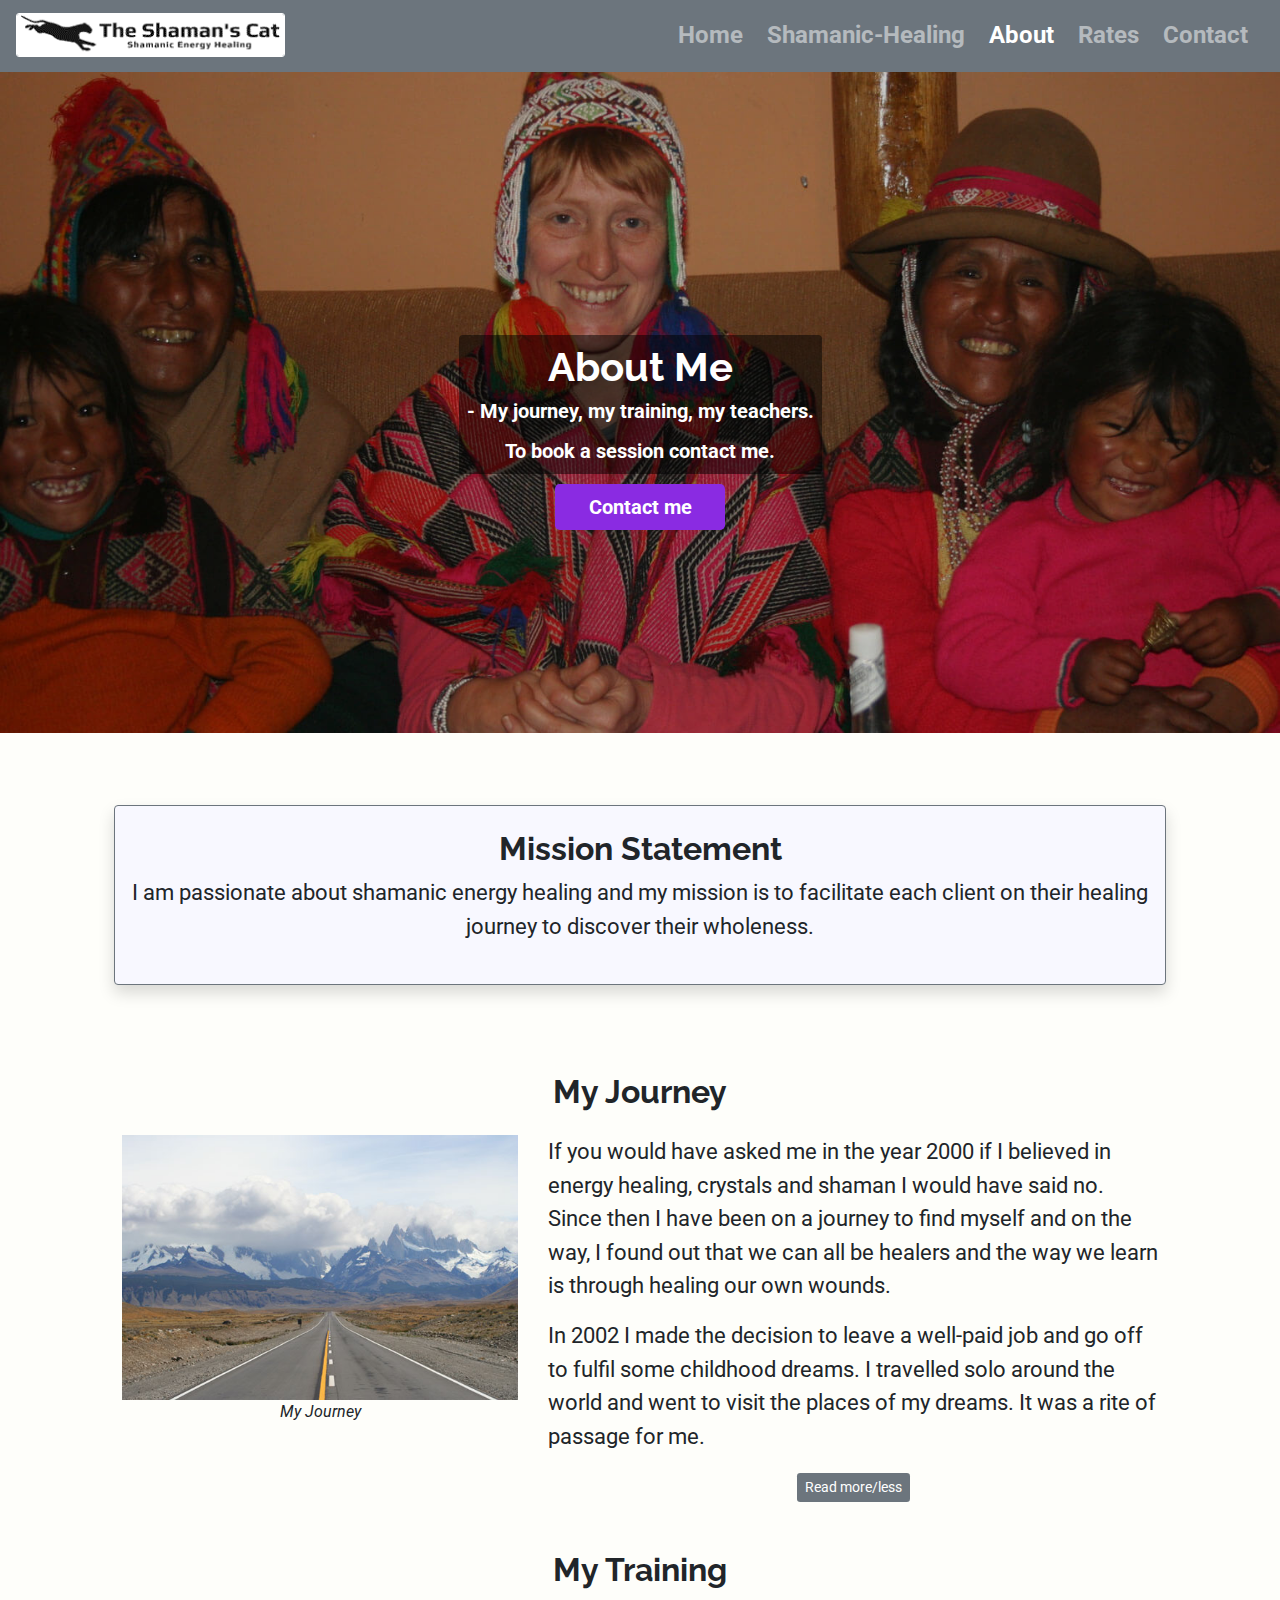
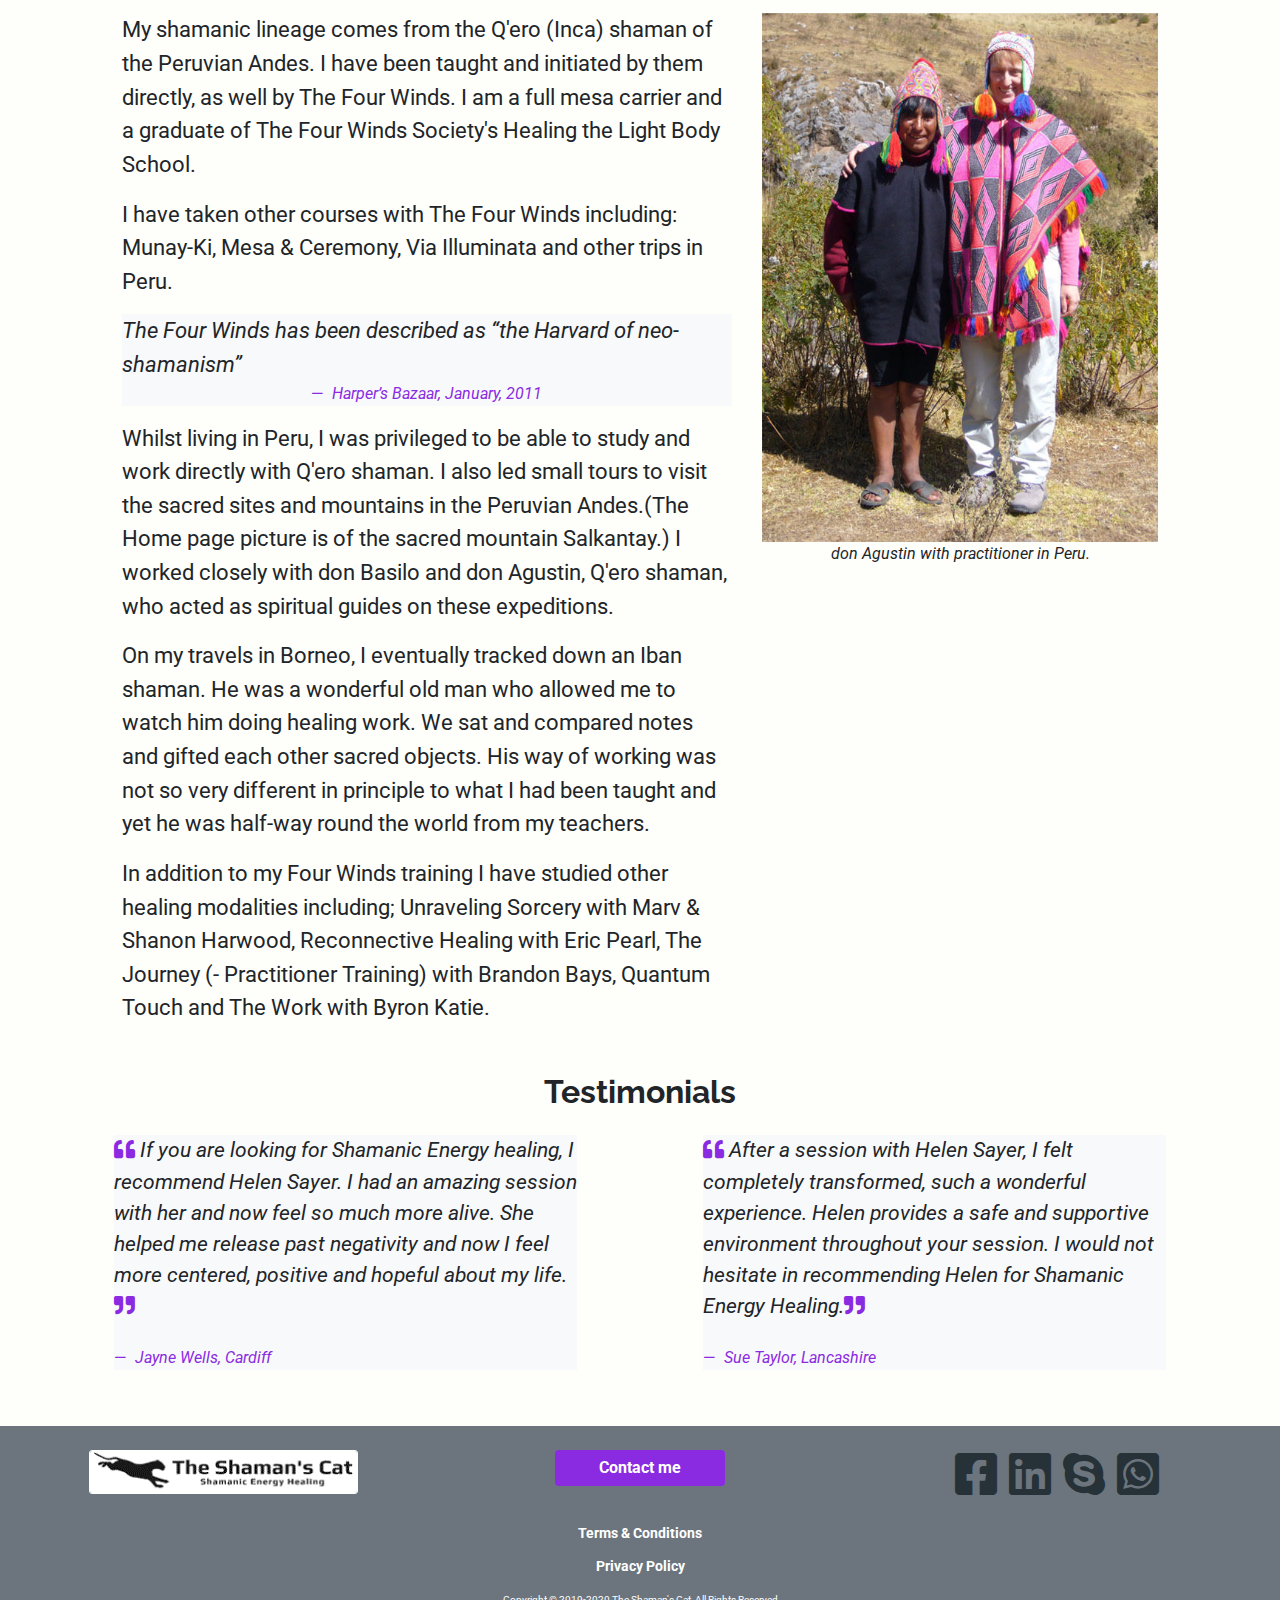
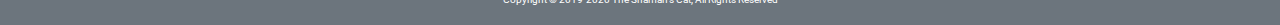
<file: about.html>
<!DOCTYPE html>
<html lang="en">
  <head>
    <meta charset="UTF-8" />
    <meta
      name="viewport"
      content="width=device-width, initial-scale=1.0, shrink-to-fit=no"
    />
    <meta http-equiv="X-UA-Compatible" content="ie=edge" />
    <meta
      name="description"
      content="About page for The Shaman's Cat shamanic energy-healing"
    />
    <meta
      name="keywords"
      content="shaman, shamanic, shamanic healer, energy healing, healer, energy-medicine, Inca shamanism, Q'ero, Qero"
    />
    <meta name="author" content="Helen Sayer" />
    <link
      rel="icon"
      type="image/png"
      sizes="32x32"
      href="assets/images/favicon-32x32.png"
    />
    <link
      rel="icon"
      type="image/png"
      sizes="16x16"
      href="assets/images/favicon-16x16.png"
    />
    <link
      rel="apple-touch-icon"
      sizes="180x180"
      href="assets/images/apple-touch-icon.png"
    />
    <link rel="shortcut icon" href="assets/images/favicon.ico" />
    <link
      rel="stylesheet"
      href="https://cdnjs.cloudflare.com/ajax/libs/twitter-bootstrap/4.5.2/css/bootstrap.min.css"
    />
    <link
      rel="stylesheet"
      href="https://cdnjs.cloudflare.com/ajax/libs/font-awesome/5.14.0/css/all.min.css"
    />
    <link rel="stylesheet" href="assets/css/style.css" type="text/css" />
    <title>About | The Shaman's Cat | Shamanic Energy Healing</title>
  </head>

  <body>
    <!-- Nav -->
    <nav
      class="navbar fixed-top navbar-dark bg-secondary text-white font-weight-bold navbar-expand-md"
    >
      <!-- Navbar-brand - Logo-->
      <a class="navbar-brand logo" href="index.html">
        <img
          src="assets/images/logo.png"
          alt="The Shaman's Cat's logo"
          title="Click to go home"
        />
      </a>

      <!-- Navbar-toggler - Hamburger icon on smaller devices-->
      <button
        class="navbar-toggler ml-auto"
        type="button"
        data-toggle="collapse"
        data-target="#navbarNavDropdown"
        aria-controls="navbarNavDropdown"
        aria-expanded="false"
        aria-label="Toggle navigation"
      >
        <span class="navbar-toggler-icon"></span>
      </button>

      <!-- Navbar-Links -->
      <div class="collapse navbar-collapse" id="navbarNavDropdown">
        <ul class="navbar-nav ml-auto">
          <li class="nav-item mr-2">
            <a class="nav-link" href="index.html">Home</a>
          </li>

          <li class="nav-item mr-2">
            <a class="nav-link" href="sh.html">Shamanic-Healing</a>
          </li>

          <li class="nav-item active mr-2">
            <a class="nav-link" href="about.html">About</a>
          </li>

          <li class="nav-item mr-2">
            <a class="nav-link" href="rates.html">Rates</a>
          </li>

          <li class="nav-item mr-2">
            <a class="nav-link" href="contact.html">
              Contact
            </a>
          </li>
        </ul>
      </div>
    </nav>
    <!--./Nav-->

    <main>
      <!-- Callout -->
      <div
        class="container-fluid callout-container callout-container-about mb-5"
      >
        <div
          class="opaque-overlay"
          title="Helen Sayer with don Agustin and his family"
        >
          &nbsp;
        </div>
        <div class="row justify-content-center">
          <div class="col-12">
            <section class="jumbotron text-center pt-0">
              <div class="emphasize-jumbotron-text rounded">
                <h1 class="jumbotron-header pt-2">About Me</h1>
                <p class="lead px-2">- My journey, my training, my teachers.</p>
                <p class="lead pb-2">To book a session contact me.</p>
              </div>
              <a
                class="btn btn-dark btn-lg btn-contact"
                href="contact.html#contact"
                aria-label="Link to contact form"
                role="button"
                >Contact me</a
              >
            </section>
          </div>
        </div>
      </div>
      <!-- /.callout -->

      <!--Mission Statement-->
      <div class="container-fluid p-4 my-5 mx-auto">
        <div class="row justify-content-center text-center">
          <div
            class="col-10 border border-secondary rounded shadow py-4 mission"
          >
            <h2>Mission Statement</h2>
            <p>
              I am passionate about shamanic energy healing and my mission is to
              facilitate each client on their healing journey to discover their
              wholeness.
            </p>
          </div>
        </div>
      </div>
      <!--./Mission Statement-->

      <!-- My Journey -->
      <article class="container-fluid">
        <div class="container-fluid">
          <div class="row justify-content-center pt-3">
            <div class="col-10">
              <h2 class="text-center">My Journey</h2>
            </div>
          </div>
        </div>
        <div class="row justify-content-center pt-3">
          <div class="col-10 col-lg-4 px-auto">
            <figure class="text-center">
              <img
                src="assets/images/elchalten.jpg"
                class="img-fluid"
                alt="Road leading to a misty snow capped mountain"
              />
              <figcaption class="font-italic text-center">
                My Journey
              </figcaption>
            </figure>
          </div>
          <div class="col-10 col-lg-6 px-auto">
            <p>
              If you would have asked me in the year 2000 if I believed in
              energy healing, crystals and shaman I would have said no. Since
              then I have been on a journey to find myself and on the way, I
              found out that we can all be healers and the way we learn is
              through healing our own wounds.
            </p>
            <p>
              In 2002 I made the decision to leave a well-paid job and go off to
              fulfil some childhood dreams. I travelled solo around the world
              and went to visit the places of my dreams. It was a rite of
              passage for me.
            </p>
            <!-- Collapse -->
            <div class="row justify-content-center">
              <p>
                <button
                  class="btn btn-secondary btn-sm btn-read-more"
                  type="button"
                  data-toggle="collapse"
                  data-target="#about-journey-collapse"
                  aria-expanded="false"
                  aria-controls="about-journey-collapse"
                >
                  Read more/less
                </button>
              </p>
            </div>
            <div class="chakra collapse" id="about-journey-collapse">
              <p>
                During my travels I was appalled by what the so called advanced
                Western world had done to destroy the healing arts of previously
                self-sufficient jungle tribes’ people. The Western world had
                undermind the position of the shaman but offered nothing to
                replace the health-care for remote communities. People I met
                there were scared to go to hospitals as they associated them
                with death. The shaman would have known what herbs and plants to
                use on everyday ailments and also how to deal with why the
                individual got ill in the first-place.
              </p>
              <p>
                My travels eventually took me to Peru. There I happened upon and
                read a book by Alberto Villoldo (Founder of The Four Winds
                Society). On returning to the UK coincidences were happening and
                Alberto was giving a lecture. I went and a few months later I
                started on my shamanic training with The Four Winds.
              </p>
            </div>
          </div>
        </div>
      </article>
      <!--./ My Journey -->

      <!-- My Training-->
      <article class="container-fluid my-3">
        <div class="container-fluid">
          <div class="row justify-content-center pt-3">
            <div class="col-10">
              <h2 class="text-center">My Training</h2>
            </div>
          </div>
        </div>
        <div class="row justify-content-center my-3">
          <div class="col-10 col-lg-6 px-auto">
            <p>
              My shamanic lineage comes from the Q'ero (Inca) shaman of the
              Peruvian Andes. I have been taught and initiated by them directly,
              as well by The Four Winds. I am a full mesa carrier and a graduate
              of The Four Winds Society's Healing the Light Body School.
            </p>
            <p>
              I have taken other courses with The Four Winds including:
              Munay-Ki, Mesa & Ceremony, Via Illuminata and other trips in Peru.
            </p>
            <blockquote class="blockquote bg-light">
              <p class="mb-0 font-italic">
                The Four Winds has been described as “the Harvard of
                neo-shamanism”
              </p>
              <footer
                class="blockquote-footer blockquote-footer-color text-center"
              >
                <cite title="Source Title">Harper’s Bazaar, January, 2011</cite>
              </footer>
            </blockquote>
            <p>
              Whilst living in Peru, I was privileged to be able to study and
              work directly with Q'ero shaman. I also led small tours to visit
              the sacred sites and mountains in the Peruvian Andes.(The Home
              page picture is of the sacred mountain Salkantay.) I worked
              closely with don Basilo and don Agustin, Q'ero shaman, who acted
              as spiritual guides on these expeditions.
            </p>
            <p class="d-lg-none d-xl-block">
              On my travels in Borneo, I eventually tracked down an Iban shaman.
              He was a wonderful old man who allowed me to watch him doing
              healing work. We sat and compared notes and gifted each other
              sacred objects. His way of working was not so very different in
              principle to what I had been taught and yet he was half-way round
              the world from my teachers.
            </p>
            <p class="d-lg-none d-xl-block">
              In addition to my Four Winds training I have studied other healing
              modalities including; Unraveling Sorcery with Marv & Shanon
              Harwood, Reconnective Healing with Eric Pearl, The Journey (-
              Practitioner Training) with Brandon Bays, Quantum Touch and The
              Work with Byron Katie.
            </p>
          </div>

          <div class="col-10 col-lg-4 px-auto">
            <figure class="text-center">
              <img
                src="assets/images/agustin-me.jpg"
                class="img-fluid"
                alt="don Agustin with me in Peru"
              />
              <figcaption class="font-italic text-center">
                don Agustin with practitioner in Peru.
              </figcaption>
            </figure>
          </div>
        </div>
      </article>
      <!--./ My Training -->

      <!-- Testimonials-->
      <div class="container-fluid testimonials mb-3">
        <div class="container-fluid">
          <div class="row justify-content-center pt-3">
            <div class="col-10">
              <h2 class="text-center">Testimonials</h2>
            </div>
          </div>
        </div>
        <div class="row justify-content-center my-3 px-5">
          <div class="col-12 col-lg-5 mr-lg-5 pb-3">
            <blockquote class="blockquote bg-light">
              <p class="mb-0 font-italic">
                <i class="fas fa-quote-left"></i> If you are looking for
                Shamanic Energy healing, I recommend Helen Sayer. I had an
                amazing session with her and now feel so much more alive. She
                helped me release past negativity and now I feel more centered,
                positive and hopeful about my life.<i
                  class="fas fa-quote-right"
                ></i>
              </p>
              <footer class="blockquote-footer blockquote-footer-color my-4">
                <cite title="Source Title">Jayne Wells, Cardiff</cite>
              </footer>
            </blockquote>
          </div>
          <div class="col-12 col-lg-5 ml-lg-5">
            <blockquote class="blockquote bg-light">
              <p class="mb-0 font-italic">
                <i class="fas fa-quote-left"></i> After a session with Helen
                Sayer, I felt completely transformed, such a wonderful
                experience. Helen provides a safe and supportive environment
                throughout your session. I would not hesitate in recommending
                Helen for Shamanic Energy Healing.<i
                  class="fas fa-quote-right"
                ></i>
              </p>
              <footer class="blockquote-footer blockquote-footer-color my-4">
                <cite title="Source Title">Sue Taylor, Lancashire</cite>
              </footer>
            </blockquote>
          </div>
        </div>
      </div>
      <!--./ Testimonials -->
    </main>

    <!--Footer-->
    <footer class="container-fluid bg-secondary text-white">
      <div class="row no-gutters text-center pt-2">
        <div class="col-sm-4 mt-3">
          <a class="logo" href="index.html">
            <img
              src="assets/images/logo.png"
              alt="The Shaman's Cat's logo"
              title="Click to go home"
            />
          </a>
        </div>
        <div class="col-sm-4 mt-3">
          <a
            class="btn btn-dark btn-contact"
            href="contact.html#contact"
            aria-label="Link to contact form"
            role="button"
            >Contact me</a
          >
        </div>
        <div class="col-sm-4 mt-3">
          <ul class="list-inline social-links">
            <li class="list-inline-item">
              <a
                target="_blank"
                href="https://www.facebook.com/TheShamansCat/?modal=admin_todo_tour"
                aria-label="Find us on Facebook"
                rel="noopener"
              >
                <i class="fab fa-facebook-square fa-3x"></i>
              </a>
            </li>

            <li class="list-inline-item">
              <a
                target="_blank"
                href="https://www.linkedin.com/company/the-shaman-s-cat/?viewAsMember=true"
                aria-label="Find us on LinkedIn"
                rel="noopener"
              >
                <i class="fab fa-linkedin fa-3x" aria-hidden="true"></i>
              </a>
            </li>

            <li class="list-inline-item">
              <a
                target="_blank"
                href="https://www.skype.com"
                aria-label="Find us on Skype"
                rel="noopener"
              >
                <i class="fab fa-skype fa-3x" aria-hidden="true"></i>
              </a>
            </li>

            <li class="list-inline-item">
              <a
                target="_blank"
                href="https://www.whatsapp.com"
                aria-label="Find us on WhatsApp"
                rel="noopener"
              >
                <i class="fab fa-whatsapp-square fa-3x" aria-hidden="true"></i>
              </a>
            </li>
          </ul>
        </div>
      </div>

      <div class="row no-gutters text-center footer-modals pt-1">
        <div class="col-sm-12">
          <!-- Button trigger modal Terms & Conditions -->
          <button
            type="button"
            class="btn btn-outline-light btn-sm btn-terms-conditions font-weight-bold"
            data-toggle="modal"
            data-target="#terms"
          >
            Terms & Conditions
          </button>
          <!-- Bootstrap Modal -->
          <div
            class="modal fade"
            id="terms"
            tabindex="-1"
            role="dialog"
            aria-labelledby="terms"
            aria-hidden="true"
          >
            <div class="modal-dialog modal-dialog-centered" role="document">
              <div class="modal-content text-dark">
                <div class="modal-header">
                  <h3 class="modal-title">Terms & Conditions</h3>
                  <button
                    type="button"
                    class="close"
                    data-dismiss="modal"
                    aria-label="Close"
                  >
                    <span aria-hidden="true">&times;</span>
                  </button>
                </div>
                <div class="modal-body">
                  <p class="text-left">
                    Shamanic energy healing is not intended as a replacement for
                    medical or psychological diagnosis, advice, or treatment.
                    The information on this website and associated social media
                    channels is for personal information and interest only. If
                    you have a health issue you are advised to seek treatment
                    from a registered medical practitioner.
                  </p>
                </div>
                <div class="modal-footer">
                  <button
                    type="button"
                    class="btn btn-dark"
                    data-dismiss="modal"
                  >
                    Close
                  </button>
                </div>
              </div>
            </div>
          </div>
          <!-- Button trigger modal Terms & Conditions -->
        </div>
      </div>

      <div class="row no-gutters text-center footer-modals pt-1">
        <div class="col-sm-12">
          <!-- Button trigger modal Privacy Policy -->
          <button
            type="button"
            class="btn btn-outline-light btn-sm btn-privacy font-weight-bold"
            data-toggle="modal"
            data-target="#privacy"
          >
            Privacy Policy
          </button>
          <!-- Bootstrap Modal -->
          <div
            class="modal fade"
            id="privacy"
            tabindex="-1"
            role="dialog"
            aria-labelledby="terms"
            aria-hidden="true"
          >
            <div class="modal-dialog modal-dialog-centered" role="document">
              <div class="modal-content text-dark">
                <div class="modal-header">
                  <h3 class="modal-title">Privacy Policy</h3>
                  <button
                    type="button"
                    class="close"
                    data-dismiss="modal"
                    aria-label="Close"
                  >
                    <span aria-hidden="true">&times;</span>
                  </button>
                </div>
                <div class="modal-body text-left">
                  <p class="font-weight-bold font-italic">
                    What personal data I collect & why I collect it.
                  </p>
                  <p class="font-weight-bold">Contact forms</p>
                  <p>
                    If you book an appointment, through the contact page, I will
                    collect your Name, Email, Telephone Number and SkypeID, if
                    you provide it, and your message. I will only use this data
                    to contact you.
                  </p>

                  <p>
                    This information is first securely sent to us via email. It
                    is then stored on an encrypted Spreadsheet.
                  </p>

                  <p>
                    By providing the data in the contact form, you consent that
                    I store this data. I collect just enough data to come back
                    to you and set up an initial appointment or a follow-up
                    appointment.
                  </p>

                  <p>
                    You can request at any time to be deleted from my clients
                    and contacts file. To do so, just use my contact page.
                  </p>

                  <p>
                    You can request at any time to access the data I hold about
                    you. To do so, just use my contact page.
                  </p>

                  <p>I will NEVER share your data with any third party.</p>

                  <p class="font-weight-bold">Clients’ data</p>
                  <p>
                    Other than your contact details, I DO NOT store any data
                    about my clients in an electronic form.
                  </p>

                  <p class="font-weight-bold font-italic">
                    How Long Do I Retain Your Data?
                  </p>

                  <p>
                    If you shared your contact details through the contact page,
                    I will keep your contact data in my encrypted clients and
                    contacts file indefinitely.
                  </p>

                  <p>
                    You can request at any time to be deleted from my clients
                    and contacts file. To do so, just use my contact page.
                  </p>

                  <p>
                    You can request at any time to access the data I hold about
                    you at any time. To do so, just use my contact page.
                  </p>

                  <p class="font-weight-bold">Data Breach Procedure</p>

                  <p>
                    In the unlikely event of a data breach, I will inform the
                    UK’s Information Commissioner’s Office. If the breach is
                    likely to result in a risk to your data privacy, I will
                    inform you.
                  </p>
                </div>
                <div class="modal-footer">
                  <button
                    type="button"
                    class="btn btn-dark"
                    data-dismiss="modal"
                  >
                    Close
                  </button>
                </div>
              </div>
            </div>
          </div>
          <!-- ./Modal Privacy Policy -->
        </div>
      </div>

      <div class="row no-gutters text-center">
        <div class="col-sm-12 mt-2">
          <p class="copyright-text small">
            <small
              >Copyright © 2019-2020 The Shaman's Cat, All Rights
              Reserved</small
            >
          </p>
        </div>
      </div>
    </footer>
    <!--./Footer-->

    <!-- Back-to-Top -->
    <div class="back-to-top text-center">
      <a href="#" title="back to top" aria-label="Back to top of page"
        ><i class="fas fa-arrow-alt-circle-up fa-2x"></i
      ></a>
      <p class="small d-none d-xl-block">Back-to-Top</p>
      <p class="small d-block d-xl-none">Top</p>
    </div>
    <!-- ./Back-to-Top -->

    <script src="https://cdnjs.cloudflare.com/ajax/libs/jquery/3.5.1/jquery.min.js"></script>
    <script src="https://cdnjs.cloudflare.com/ajax/libs/popper.js/2.4.4/umd/popper.min.js"></script>
    <script src="https://cdnjs.cloudflare.com/ajax/libs/twitter-bootstrap/4.5.2/js/bootstrap.min.js"></script>
  </body>
</html>
</file>
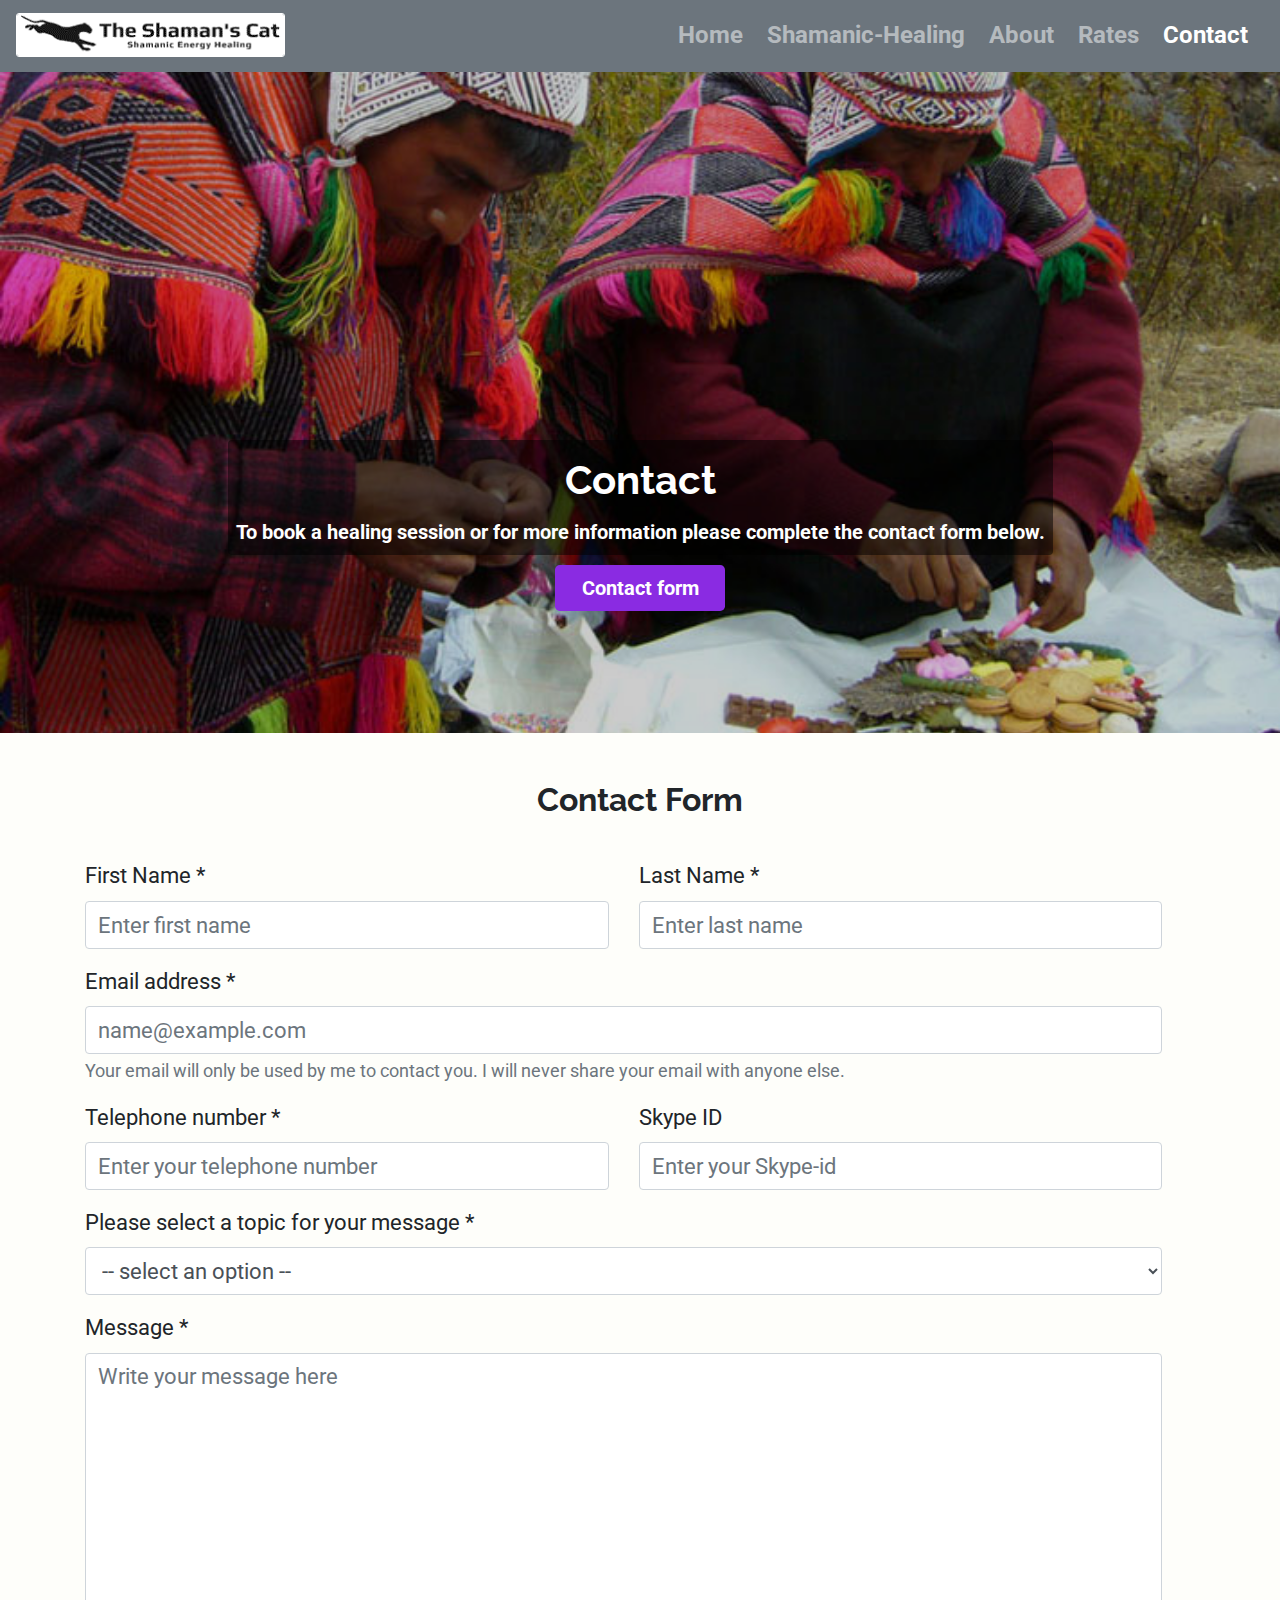
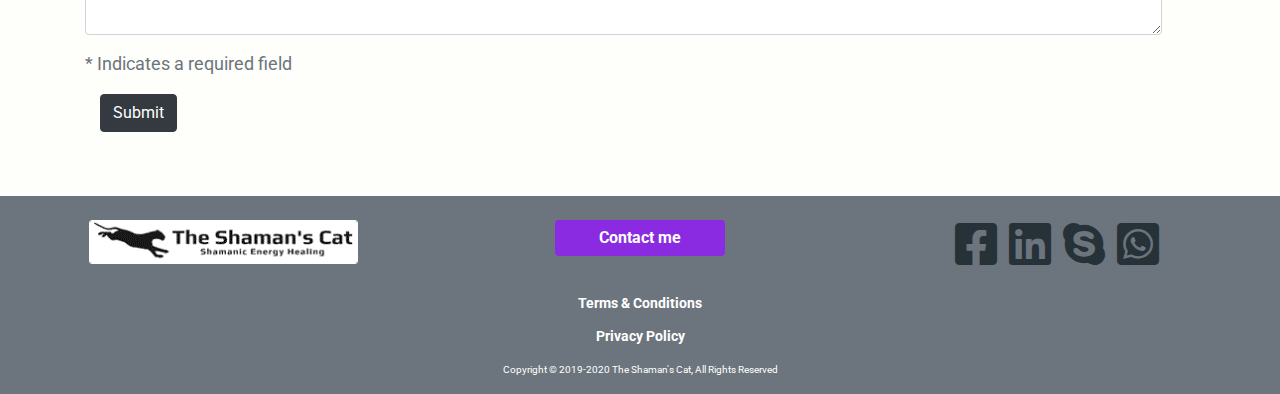
<file: contact.html>
<!DOCTYPE html>
<html lang="en">
  <head>
    <meta charset="UTF-8" />
    <meta
      name="viewport"
      content="width=device-width, initial-scale=1.0, shrink-to-fit=no"
    />
    <meta http-equiv="X-UA-Compatible" content="ie=edge" />
    <meta
      name="description"
      content="Contact page for The Shaman's Cat shamanic energy-healing"
    />
    <meta
      name="keywords"
      content="shaman, shamanic, shamanic healer, energy healing, healer, energy-medicine, Inca shamanism, Q'ero, Qero"
    />
    <meta name="author" content="Helen Sayer" />
    <link
      rel="icon"
      type="image/png"
      sizes="32x32"
      href="assets/images/favicon-32x32.png"
    />
    <link
      rel="icon"
      type="image/png"
      sizes="16x16"
      href="assets/images/favicon-16x16.png"
    />
    <link
      rel="apple-touch-icon"
      sizes="180x180"
      href="assets/images/apple-touch-icon.png"
    />
    <link rel="shortcut icon" href="assets/images/favicon.ico" />
    <link
      rel="stylesheet"
      href="https://cdnjs.cloudflare.com/ajax/libs/twitter-bootstrap/4.5.2/css/bootstrap.min.css"
    />
    <link
      rel="stylesheet"
      href="https://cdnjs.cloudflare.com/ajax/libs/font-awesome/5.14.0/css/all.min.css"
    />
    <link rel="stylesheet" href="assets/css/style.css" type="text/css" />
    <title>Contact | The Shaman's Cat | Shamanic Energy Healing</title>
  </head>

  <body>
    <!-- Nav -->
    <nav
      class="navbar fixed-top navbar-dark bg-secondary text-white font-weight-bold navbar-expand-md"
    >
      <!-- Navbar-brand - Logo-->
      <a class="navbar-brand logo" href="index.html">
        <img
          src="assets/images/logo.png"
          alt="The Shaman's Cat's logo"
          title="Click to go home"
        />
      </a>

      <!-- Navbar-toggler - Hamburger icon on smaller devices-->
      <button
        class="navbar-toggler ml-auto"
        type="button"
        data-toggle="collapse"
        data-target="#navbarNavDropdown"
        aria-controls="navbarNavDropdown"
        aria-expanded="false"
        aria-label="Toggle navigation"
      >
        <span class="navbar-toggler-icon"></span>
      </button>

      <!-- Navbar-Links -->
      <div class="collapse navbar-collapse" id="navbarNavDropdown">
        <ul class="navbar-nav ml-auto">
          <li class="nav-item mr-2">
            <a class="nav-link" href="index.html">Home</a>
          </li>

          <li class="nav-item mr-2">
            <a class="nav-link" href="sh.html">Shamanic-Healing</a>
          </li>

          <li class="nav-item mr-2">
            <a class="nav-link" href="about.html">About</a>
          </li>

          <li class="nav-item mr-2">
            <a class="nav-link" href="rates.html">Rates</a>
          </li>

          <li class="nav-item active mr-2">
            <a class="nav-link" href="contact.html">Contact</a>
          </li>
        </ul>
      </div>
    </nav>
    <!--./Nav-->

    <main>
      <!-- Callout -->
      <div
        class="container-fluid callout-container callout-container-contact mb-5"
      >
        <div class="opaque-overlay" title="Q'ero shaman making a despacho">
          &nbsp;
        </div>
        <div class="row justify-content-center">
          <div class="col-12">
            <section class="jumbotron text-center pt-0">
              <div class="emphasize-jumbotron-text rounded">
                <h1 class="jumbotron-header pt-3">Contact</h1>
                <p class="lead p-2">
                  To book a healing session or for more information please
                  complete the contact form below.
                </p>
              </div>
              <a
                class="btn btn-dark btn-lg btn-contact"
                href="contact.html#contact"
                aria-label="Link to contact form"
                role="button"
                >Contact form</a
              >
            </section>
          </div>
        </div>
      </div>
      <!-- /.callout -->

      <!-- Contact Form -->
      <div class="container-fluid mb-3">
        <div class="row justify-content-center">
          <div class="col-12 col-md-10 text-center">
            <h2 id="contact">Contact Form</h2>
          </div>
        </div>
      </div>
      <div class="container mb-5 pr-5">
        <div class="row">
          <div class="col-12">
            <form class="needs-validation">
              <fieldset>
                <div class="row mt-3">
                  <div class="col-md-6">
                    <div class="form-group">
                      <label for="firstname">First Name * </label>
                      <input
                        type="text"
                        class="form-control"
                        id="firstname"
                        placeholder="Enter first name"
                        required
                      />
                    </div>
                  </div>

                  <div class="col-md-6">
                    <div class="form-group">
                      <label for="lastname">Last Name * </label>
                      <input
                        type="text"
                        class="form-control"
                        id="lastname"
                        placeholder="Enter last name"
                        required
                      />
                    </div>
                  </div>
                </div>

                <div class="form-group">
                  <label for="email">Email address * </label>
                  <input
                    type="email"
                    class="form-control"
                    id="email"
                    aria-describedby="emailHelp"
                    placeholder="name@example.com"
                    required
                  />
                  <small id="emailHelp" class="form-text text-muted">
                    Your email will only be used by me to contact you. I will
                    never share your email with anyone else.</small
                  >
                </div>

                <div class="row mt-3">
                  <div class="col-md-6">
                    <div class="form-group">
                      <label for="tel-no">Telephone number * </label>
                      <input
                        type="tel"
                        class="form-control"
                        id="tel-no"
                        placeholder="Enter your telephone number"
                        required
                      />
                    </div>
                  </div>

                  <div class="col-md-6">
                    <div class="form-group">
                      <label for="skype-id">Skype ID</label>
                      <input
                        type="text"
                        class="form-control"
                        id="skype-id"
                        placeholder="Enter your Skype-id"
                      />
                    </div>
                  </div>
                </div>

                <div class="form-group">
                  <label for="select"
                    >Please select a topic for your message *
                  </label>
                  <select class="form-control" id="select" required>
                    <option disabled selected value>
                      -- select an option --
                    </option>
                    <!-- code from https://stackoverflow.com/questions/8605516/default-select-option-as-blank. This forces the user to select an option other than the default one.-->
                    <option>I would like to book a session</option>
                    <option>I would like more information about ...</option>
                    <option>I would like to request a call with you</option>
                    <option>Other</option>
                  </select>
                </div>

                <div class="form-group">
                  <label for="textarea">Message * </label>
                  <textarea
                    class="form-control"
                    id="textarea"
                    rows="8"
                    placeholder="Write your message here"
                    required
                  ></textarea>
                </div>

                <div class="form-group">
                  <small class="form-text text-muted">
                    * Indicates a required field</small
                  >
                </div>
                <div class="container-fluid">
                  <div class="row form-group">
                    <div class="col-md-6">
                      <button type="submit" class="btn btn-dark">Submit</button>
                    </div>
                  </div>
                </div>
              </fieldset>
            </form>
          </div>
        </div>
      </div>
      <!-- ./Contact Form -->
    </main>

    <!--Footer-->
    <footer class="container-fluid bg-secondary text-white">
      <div class="row no-gutters text-center pt-2">
        <div class="col-sm-4 mt-3">
          <a class="logo" href="index.html">
            <img
              src="assets/images/logo.png"
              alt="The Shaman's Cat's logo"
              title="Click to go home"
            />
          </a>
        </div>
        <div class="col-sm-4 mt-3">
          <a
            class="btn btn-dark btn-contact"
            href="contact.html#contact"
            aria-label="Link to contact form"
            role="button"
            >Contact me</a
          >
        </div>
        <div class="col-sm-4 mt-3">
          <ul class="list-inline social-links">
            <li class="list-inline-item">
              <a
                target="_blank"
                href="https://www.facebook.com/TheShamansCat/?modal=admin_todo_tour"
                aria-label="Find us on Facebook"
                rel="noopener"
              >
                <i class="fab fa-facebook-square fa-3x"></i>
              </a>
            </li>

            <li class="list-inline-item">
              <a
                target="_blank"
                href="https://www.linkedin.com/company/the-shaman-s-cat/?viewAsMember=true"
                aria-label="Find us on LinkedIn"
                rel="noopener"
              >
                <i class="fab fa-linkedin fa-3x" aria-hidden="true"></i>
              </a>
            </li>

            <li class="list-inline-item">
              <a
                target="_blank"
                href="https://www.skype.com"
                aria-label="Find us on Skype"
                rel="noopener"
              >
                <i class="fab fa-skype fa-3x" aria-hidden="true"></i>
              </a>
            </li>

            <li class="list-inline-item">
              <a
                target="_blank"
                href="https://www.whatsapp.com"
                aria-label="Find us on WhatsApp"
                rel="noopener"
              >
                <i class="fab fa-whatsapp-square fa-3x" aria-hidden="true"></i>
              </a>
            </li>
          </ul>
        </div>
      </div>

      <div class="row no-gutters text-center footer-modals pt-1">
        <div class="col-sm-12">
          <!-- Button trigger modal Terms & Conditions -->
          <button
            type="button"
            class="btn btn-outline-light btn-sm btn-terms-conditions font-weight-bold"
            data-toggle="modal"
            data-target="#terms"
          >
            Terms & Conditions
          </button>
          <!-- Bootstrap Modal -->
          <div
            class="modal fade"
            id="terms"
            tabindex="-1"
            role="dialog"
            aria-labelledby="terms"
            aria-hidden="true"
          >
            <div class="modal-dialog modal-dialog-centered" role="document">
              <div class="modal-content text-dark">
                <div class="modal-header">
                  <h3 class="modal-title">Terms & Conditions</h3>
                  <button
                    type="button"
                    class="close"
                    data-dismiss="modal"
                    aria-label="Close"
                  >
                    <span aria-hidden="true">&times;</span>
                  </button>
                </div>
                <div class="modal-body">
                  <p class="text-left">
                    Shamanic energy healing is not intended as a replacement for
                    medical or psychological diagnosis, advice, or treatment.
                    The information on this website and associated social media
                    channels is for personal information and interest only. If
                    you have a health issue you are advised to seek treatment
                    from a registered medical practitioner.
                  </p>
                </div>
                <div class="modal-footer">
                  <button
                    type="button"
                    class="btn btn-dark"
                    data-dismiss="modal"
                  >
                    Close
                  </button>
                </div>
              </div>
            </div>
          </div>
          <!-- Button trigger modal Terms & Conditions -->
        </div>
      </div>

      <div class="row no-gutters text-center footer-modals pt-1">
        <div class="col-sm-12">
          <!-- Button trigger modal Privacy Policy -->
          <button
            type="button"
            class="btn btn-outline-light btn-sm btn-privacy font-weight-bold"
            data-toggle="modal"
            data-target="#privacy"
          >
            Privacy Policy
          </button>
          <!-- Bootstrap Modal -->
          <div
            class="modal fade"
            id="privacy"
            tabindex="-1"
            role="dialog"
            aria-labelledby="terms"
            aria-hidden="true"
          >
            <div class="modal-dialog modal-dialog-centered" role="document">
              <div class="modal-content text-dark">
                <div class="modal-header">
                  <h3 class="modal-title">Privacy Policy</h3>
                  <button
                    type="button"
                    class="close"
                    data-dismiss="modal"
                    aria-label="Close"
                  >
                    <span aria-hidden="true">&times;</span>
                  </button>
                </div>
                <div class="modal-body text-left">
                  <p class="font-weight-bold font-italic">
                    What personal data I collect & why I collect it.
                  </p>
                  <p class="font-weight-bold">Contact forms</p>
                  <p>
                    If you book an appointment, through the contact page, I will
                    collect your Name, Email, Telephone Number and SkypeID, if
                    you provide it, and your message. I will only use this data
                    to contact you.
                  </p>

                  <p>
                    This information is first securely sent to us via email. It
                    is then stored on an encrypted Spreadsheet.
                  </p>

                  <p>
                    By providing the data in the contact form, you consent that
                    I store this data. I collect just enough data to come back
                    to you and set up an initial appointment or a follow-up
                    appointment.
                  </p>

                  <p>
                    You can request at any time to be deleted from my clients
                    and contacts file. To do so, just use my contact page.
                  </p>

                  <p>
                    You can request at any time to access the data I hold about
                    you. To do so, just use my contact page.
                  </p>

                  <p>I will NEVER share your data with any third party.</p>

                  <p class="font-weight-bold">Clients’ data</p>
                  <p>
                    Other than your contact details, I DO NOT store any data
                    about my clients in an electronic form.
                  </p>

                  <p class="font-weight-bold font-italic">
                    How Long Do I Retain Your Data?
                  </p>

                  <p>
                    If you shared your contact details through the contact page,
                    I will keep your contact data in my encrypted clients and
                    contacts file indefinitely.
                  </p>

                  <p>
                    You can request at any time to be deleted from my clients
                    and contacts file. To do so, just use my contact page.
                  </p>

                  <p>
                    You can request at any time to access the data I hold about
                    you at any time. To do so, just use my contact page.
                  </p>

                  <p class="font-weight-bold">Data Breach Procedure</p>

                  <p>
                    In the unlikely event of a data breach, I will inform the
                    UK’s Information Commissioner’s Office. If the breach is
                    likely to result in a risk to your data privacy, I will
                    inform you.
                  </p>
                </div>
                <div class="modal-footer">
                  <button
                    type="button"
                    class="btn btn-dark"
                    data-dismiss="modal"
                  >
                    Close
                  </button>
                </div>
              </div>
            </div>
          </div>
          <!-- ./Modal Privacy Policy -->
        </div>
      </div>

      <div class="row no-gutters text-center">
        <div class="col-sm-12 mt-2">
          <p class="copyright-text small">
            <small
              >Copyright © 2019-2020 The Shaman's Cat, All Rights
              Reserved</small
            >
          </p>
        </div>
      </div>
    </footer>
    <!--./Footer-->

    <!-- Back-to-Top -->
    <div class="back-to-top text-center">
      <a href="#" title="back to top" aria-label="Back to top of page"
        ><i class="fas fa-arrow-alt-circle-up fa-2x"></i
      ></a>
      <p class="small d-none d-xl-block">Back-to-Top</p>
      <p class="small d-block d-xl-none">Top</p>
    </div>
    <!-- ./Back-to-Top -->

    <script src="https://cdnjs.cloudflare.com/ajax/libs/jquery/3.5.1/jquery.min.js"></script>
    <script src="https://cdnjs.cloudflare.com/ajax/libs/popper.js/2.4.4/umd/popper.min.js"></script>
    <script src="https://cdnjs.cloudflare.com/ajax/libs/twitter-bootstrap/4.5.2/js/bootstrap.min.js"></script>
  </body>
</html>
</file>
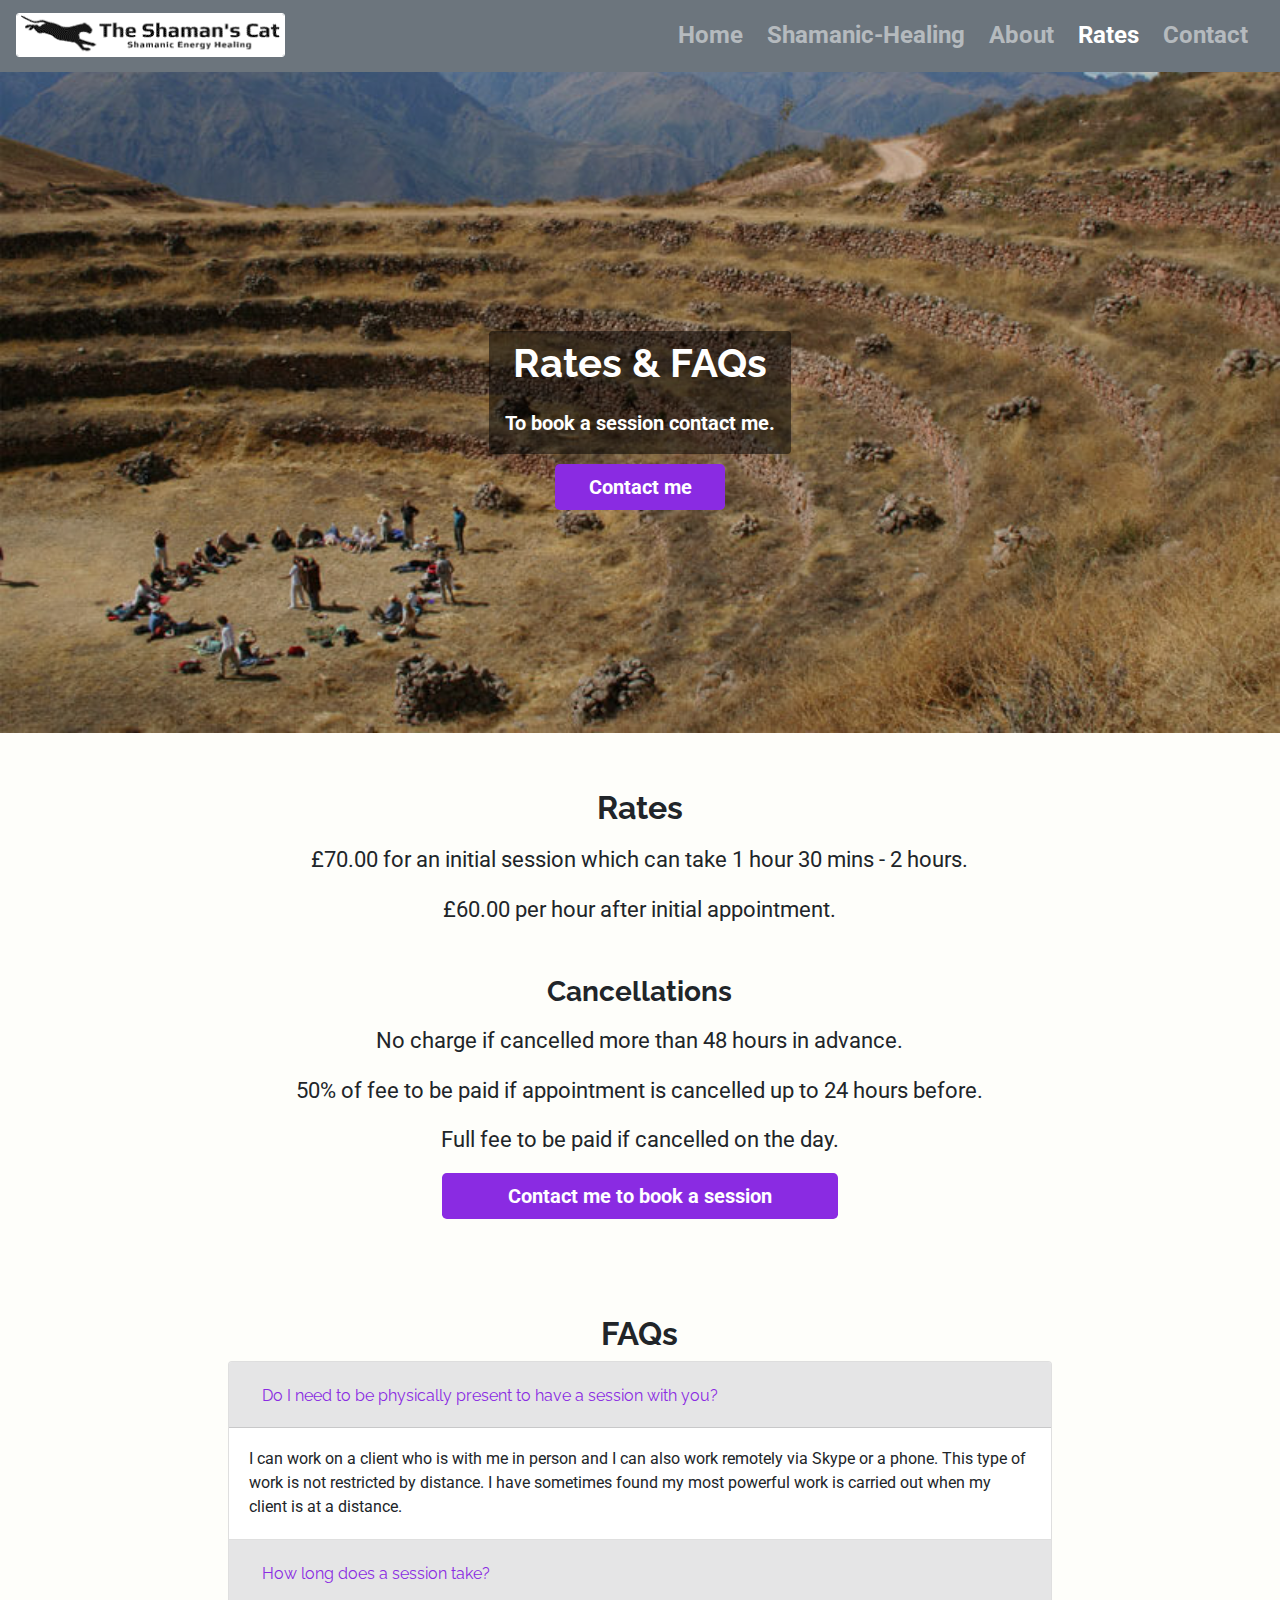
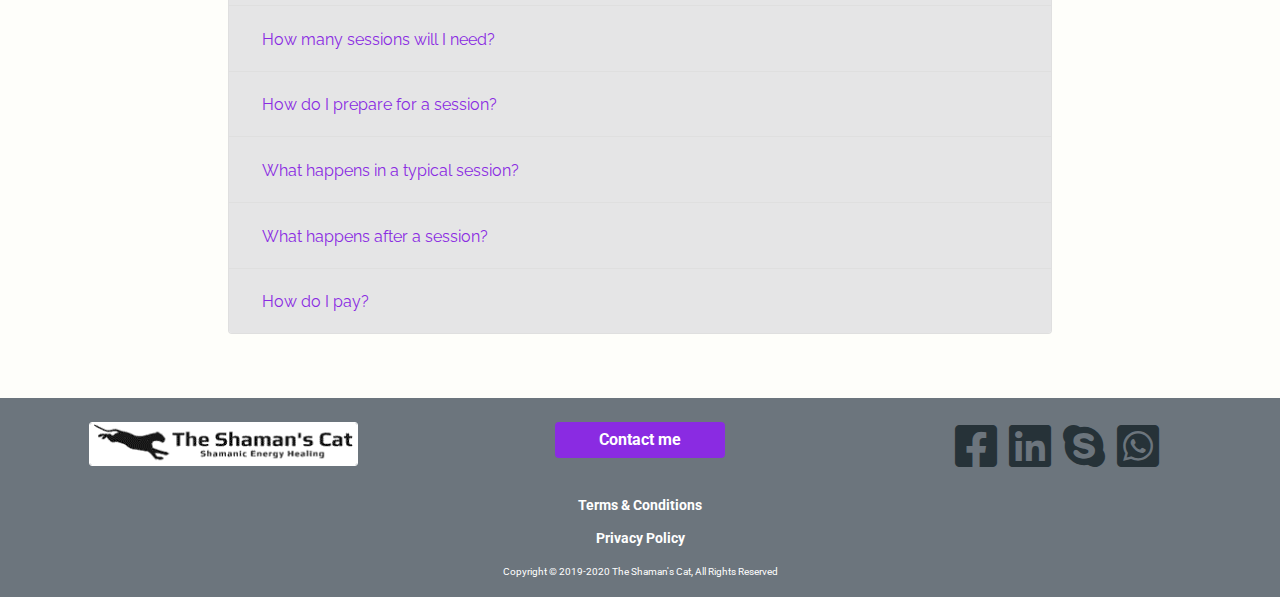
<file: rates.html>
<!DOCTYPE html>
<html lang="en">
  <head>
    <meta charset="UTF-8" />
    <meta
      name="viewport"
      content="width=device-width, initial-scale=1.0, shrink-to-fit=no"
    />
    <meta http-equiv="X-UA-Compatible" content="ie=edge" />
    <meta
      name="description"
      content="Rates page for The Shaman's Cat shamanic energy-healing"
    />
    <meta
      name="keywords"
      content="shaman, shamanic, shamanic healer, energy healing, healer, energy-medicine, Inca shamanism, Q'ero, Qero"
    />
    <meta name="author" content="Helen Sayer" />
    <link
      rel="icon"
      type="image/png"
      sizes="32x32"
      href="assets/images/favicon-32x32.png"
    />
    <link
      rel="icon"
      type="image/png"
      sizes="16x16"
      href="assets/images/favicon-16x16.png"
    />
    <link
      rel="apple-touch-icon"
      sizes="180x180"
      href="assets/images/apple-touch-icon.png"
    />
    <link rel="shortcut icon" href="assets/images/favicon.ico" />
    <link
      rel="stylesheet"
      href="https://cdnjs.cloudflare.com/ajax/libs/twitter-bootstrap/4.5.2/css/bootstrap.min.css"
    />
    <link
      rel="stylesheet"
      href="https://cdnjs.cloudflare.com/ajax/libs/font-awesome/5.14.0/css/all.min.css"
    />
    <link rel="stylesheet" href="assets/css/style.css" type="text/css" />
    <title>Rates | The Shaman's Cat | Shamanic Energy Healing</title>
  </head>

  <body>
    <!-- Nav -->
    <nav
      class="navbar fixed-top navbar-dark bg-secondary text-white font-weight-bold navbar-expand-md"
    >
      <!-- Navbar-brand - Logo-->
      <a class="navbar-brand logo" href="index.html">
        <img
          src="assets/images/logo.png"
          alt="The Shaman's Cat's logo"
          title="Click to go home"
        />
      </a>

      <!-- Navbar-toggler - Hamburger icon on smaller devices-->
      <button
        class="navbar-toggler ml-auto"
        type="button"
        data-toggle="collapse"
        data-target="#navbarNavDropdown"
        aria-controls="navbarNavDropdown"
        aria-expanded="false"
        aria-label="Toggle navigation"
      >
        <span class="navbar-toggler-icon"></span>
      </button>

      <!-- Navbar-Links -->
      <div class="collapse navbar-collapse" id="navbarNavDropdown">
        <ul class="navbar-nav ml-auto">
          <li class="nav-item mr-2">
            <a class="nav-link" href="index.html">Home</a>
          </li>

          <li class="nav-item mr-2">
            <a class="nav-link" href="sh.html">Shamanic-Healing</a>
          </li>

          <li class="nav-item mr-2">
            <a class="nav-link" href="about.html">About</a>
          </li>

          <li class="nav-item active mr-2">
            <a class="nav-link" href="rates.html">Rates</a>
          </li>

          <li class="nav-item mr-2">
            <a class="nav-link" href="contact.html">Contact</a>
          </li>
        </ul>
      </div>
    </nav>
    <!--./Nav-->

    <main>
      <!-- Callout -->
      <div
        class="container-fluid callout-container callout-container-rates mb-5"
      >
        <div
          class="opaque-overlay"
          title="Four Wind's ceremony at Moray near Cusco, Peru"
        >
          &nbsp;
        </div>
        <div class="row justify-content-center">
          <div class="col-12">
            <section class="jumbotron text-center pt-0">
              <div class="emphasize-jumbotron-text rounded">
                <h1 class="jumbotron-header pt-2 px-3">Rates & FAQs</h1>
                <p class="lead p-3">To book a session contact me.</p>
              </div>
              <a
                class="btn btn-dark btn-lg btn-contact"
                href="contact.html#contact"
                aria-label="Link to contact form"
                role="button"
                >Contact me</a
              >
            </section>
          </div>
        </div>
      </div>
      <!-- /.callout -->

      <!--Pricing-->
      <div class="container-fluid">
        <div class="row justify-content-center pt-2">
          <div class="col-10 col-lg-8 text-center">
            <h2 class="mb-3">Rates</h2>
            <p class="rates-text">
              £70.00 for an initial session which can take 1 hour 30 mins - 2
              hours.
            </p>
            <p class="rates-text">£60.00 per hour after initial appointment.</p>
            <h3 class="mt-5 mb-3">Cancellations</h3>
            <p class="rates-text">
              No charge if cancelled more than 48 hours in advance.
            </p>
            <p class="rates-text">
              50% of fee to be paid if appointment is cancelled up to 24 hours
              before.
            </p>
            <p class="rates-text">
              Full fee to be paid if cancelled on the day.
            </p>
            <div class="div">
              <div class="row justify-content-center mb-5">
                <div class="col-md-6">
                  <a
                    class="btn btn-dark btn-lg btn-block font-weight-bold btn-block-contact"
                    href="contact.html#contact"
                    aria-label="link to contact-form"
                    role="button"
                    >Contact me to book a session</a
                  >
                </div>
              </div>
            </div>
          </div>
        </div>
      </div>
      <!--./pricing-->

      <!--FAQs-->
      <article class="container-fluid my-5 pb-3">
        <div class="row justify-content-center">
          <div class="col-10 col-lg-8">
            <h2 class="text-center">FAQs</h2>
            <div class="accordion" id="faq-accordion">
              <!-- Card1 -->
              <div class="card">
                <div class="card-header" id="heading-one">
                  <h2 class="mb-0">
                    <button
                      class="btn btn-link"
                      type="button"
                      data-toggle="collapse"
                      data-target="#collapse-one"
                      aria-expanded="true"
                      aria-controls="collapse-one"
                    >
                      Do I need to be physically present to have a session with
                      you?
                    </button>
                  </h2>
                </div>
                <div
                  id="collapse-one"
                  class="collapse show"
                  aria-labelledby="heading-one"
                  data-parent="#faq-accordion"
                >
                  <div class="card-body">
                    I can work on a client who is with me in person and I can
                    also work remotely via Skype or a phone. This type of work
                    is not restricted by distance. I have sometimes found my
                    most powerful work is carried out when my client is at a
                    distance.
                  </div>
                </div>
              </div>
              <!-- Card2 -->
              <div class="card">
                <div class="card-header" id="heading-two">
                  <h2 class="mb-0">
                    <button
                      class="btn btn-link collapsed"
                      type="button"
                      data-toggle="collapse"
                      data-target="#collapse-two"
                      aria-expanded="false"
                      aria-controls="collapse-two"
                    >
                      How long does a session take?
                    </button>
                  </h2>
                </div>
                <div
                  id="collapse-two"
                  class="collapse"
                  aria-labelledby="heading-two"
                  data-parent="#faq-accordion"
                >
                  <div class="card-body">
                    A typical session can take from one to two hours. The
                    initial session is generally about 90 minutes with
                    subsequent session typically lasting an hour. However, it is
                    dependent upon your issues and no two clients are the same.
                  </div>
                </div>
              </div>
              <!-- Card3 -->
              <div class="card">
                <div class="card-header" id="heading-three">
                  <h2 class="mb-0">
                    <button
                      class="btn btn-link collapsed"
                      type="button"
                      data-toggle="collapse"
                      data-target="#collapse-three"
                      aria-expanded="false"
                      aria-controls="collapse-three"
                    >
                      How many sessions will I need?
                    </button>
                  </h2>
                </div>
                <div
                  id="collapse-three"
                  class="collapse"
                  aria-labelledby="heading-three"
                  data-parent="#faq-accordion"
                >
                  <div class="card-body">
                    Depending on your individual requirements, your issues and
                    your goals, significant progress with your healing can be
                    made with one to three sessions.
                  </div>
                </div>
              </div>
              <!-- Card4 -->
              <div class="card">
                <div class="card-header" id="heading-four">
                  <h2 class="mb-0">
                    <button
                      class="btn btn-link collapsed"
                      type="button"
                      data-toggle="collapse"
                      data-target="#collapse-four"
                      aria-expanded="false"
                      aria-controls="collapse-four"
                    >
                      How do I prepare for a session?
                    </button>
                  </h2>
                </div>
                <div
                  id="collapse-four"
                  class="collapse"
                  aria-labelledby="heading-four"
                  data-parent="#faq-accordion"
                >
                  <div class="card-body">
                    <ul>
                      <li>
                        Plan to allow time for yourself after the session.
                      </li>
                      <li>
                        Have a positive intention to heal and change old
                        limiting patterns and beliefs.
                      </li>
                      <li>
                        It is important to avoid alcohol or recreational drugs
                        before your session.
                      </li>
                      <li>Ask yourself the following questions:</li>
                      <li>What is not working for me in my life?</li>
                      <li>What feels out of balance?</li>
                      <li>
                        What is missing, or what qualities have I lost which I
                        long to reclaim?
                      </li>
                      <li>
                        Are there unhealthy patterns in my life which keep
                        repeating?
                      </li>
                      <li>
                        Are there people in my life in which I have an unhealthy
                        connection?
                      </li>
                      <li>
                        Are there places in my body where I regularly feel pain?
                      </li>
                      <li>Does my life feel out of control?</li>
                      <li>
                        Are there are themes in my ancestry which are getting
                        repeated in my life?
                      </li>
                    </ul>
                  </div>
                </div>
              </div>
              <!-- Card5 -->
              <div class="card">
                <div class="card-header" id="heading-five">
                  <h2 class="mb-0">
                    <button
                      class="btn btn-link collapsed"
                      type="button"
                      data-toggle="collapse"
                      data-target="#collapse-five"
                      aria-expanded="false"
                      aria-controls="collapse-five"
                    >
                      What happens in a typical session?
                    </button>
                  </h2>
                </div>
                <div
                  id="collapse-five"
                  class="collapse"
                  aria-labelledby="heading-five"
                  data-parent="#faq-accordion"
                >
                  <div class="card-body">
                    <ul>
                      <li>
                        All shamanic work is conducted in a safe, private and
                        confidential environment.
                      </li>
                      <li>
                        During a session, the client remains fully clothed.
                      </li>
                      <li>
                        A combination of breath work, energy work, imagery will
                        be used to assist the client to release their issues.
                      </li>
                      <li>
                        The process involves a consultation where the client is
                        given the time to talk about the presenting problem. You
                        ‘tell your story’ to enable the shaman to track, with
                        your help, where the toxicity is housed within your
                        energy system.
                      </li>
                      <li>
                        When the location is identified, the process continues
                        with you comfortably lying down on a table or floor
                        where by the shaman will use two acupressure points at
                        the back of your head to place you in a deeply relaxed
                        state. This is the only physical hands on contact you
                        will receive.
                      </li>
                      <li>
                        After a short time your energy body does all the work
                        for you, releasing the heavy toxicity the problem has
                        created.
                      </li>
                      <li>
                        After the healing a discussion will be had of any
                        homework or lifestyle change that may be necessary to
                        support your healing process.
                      </li>
                      <li>
                        You are encouraged to contact your shamanic practitioner
                        within a week or two after the healing to discuss any
                        effects you may be experiencing and to determine if
                        additional work needs to be done. In most cases the
                        shaman will arrange another session prior to leaving.
                        Either way there is support.
                      </li>
                    </ul>
                  </div>
                </div>
              </div>
              <!-- Card6 -->
              <div class="card">
                <div class="card-header" id="heading-six">
                  <h2 class="mb-0">
                    <button
                      class="btn btn-link collapsed"
                      type="button"
                      data-toggle="collapse"
                      data-target="#collapse-six"
                      aria-expanded="false"
                      aria-controls="collapse-six"
                    >
                      What happens after a session?
                    </button>
                  </h2>
                </div>
                <div
                  id="collapse-six"
                  class="collapse"
                  aria-labelledby="heading-six"
                  data-parent="#faq-accordion"
                >
                  <div class="card-body">
                    <ul>
                      <li>
                        It may take 1-3 days to integrate the healing you have
                        received from the session.
                      </li>
                      <li>
                        Be sure to take time afterwards to nurture yourself.
                      </li>
                      <li>
                        When you get home you may wish to take a bath with 2-3
                        cups of epsom salts dissolved in the warm water, this
                        will help your body to detox.
                      </li>
                      <li>
                        The effects of healing can be gradual or dramatic. Each
                        individual experiences healing differently.
                      </li>
                      <li>
                        It is important to avoid alcohol or recreational drugs
                        before and after your healing.
                      </li>
                      <li>
                        You are encouraged to contact your shamanic practitioner
                        within a week or two after the healing to discuss any
                        effects you may be experiencing and to determine if
                        additional work needs to be done.
                      </li>
                    </ul>
                  </div>
                </div>
              </div>
              <!-- Card7 -->
              <div class="card">
                <div class="card-header" id="heading-seven">
                  <h2 class="mb-0">
                    <button
                      class="btn btn-link collapsed"
                      type="button"
                      data-toggle="collapse"
                      data-target="#collapse-seven"
                      aria-expanded="false"
                      aria-controls="collapse-seven"
                    >
                      How do I pay?
                    </button>
                  </h2>
                </div>
                <div
                  id="collapse-seven"
                  class="collapse"
                  aria-labelledby="heading-seven"
                  data-parent="#faq-accordion"
                >
                  <div class="card-body">
                    For all sessions payment can be made online at time of
                    booking. Payment details will be supplied upon booking.
                  </div>
                </div>
              </div>
            </div>
          </div>
        </div>
      </article>
      <!--./FAQs-->
    </main>

    <!--Footer-->
    <footer class="container-fluid bg-secondary text-white">
      <div class="row no-gutters text-center pt-2">
        <div class="col-sm-4 mt-3">
          <a class="logo" href="index.html">
            <img
              src="assets/images/logo.png"
              alt="The Shaman's Cat's logo"
              title="Click to go home"
            />
          </a>
        </div>
        <div class="col-sm-4 mt-3">
          <a
            class="btn btn-dark btn-contact"
            href="contact.html#contact"
            aria-label="Link to contact form"
            role="button"
            >Contact me</a
          >
        </div>
        <div class="col-sm-4 mt-3">
          <ul class="list-inline social-links">
            <li class="list-inline-item">
              <a
                target="_blank"
                href="https://www.facebook.com/TheShamansCat/?modal=admin_todo_tour"
                aria-label="Find us on Facebook"
                rel="noopener"
              >
                <i class="fab fa-facebook-square fa-3x"></i>
              </a>
            </li>

            <li class="list-inline-item">
              <a
                target="_blank"
                href="https://www.linkedin.com/company/the-shaman-s-cat/?viewAsMember=true"
                aria-label="Find us on LinkedIn"
                rel="noopener"
              >
                <i class="fab fa-linkedin fa-3x" aria-hidden="true"></i>
              </a>
            </li>

            <li class="list-inline-item">
              <a
                target="_blank"
                href="https://www.skype.com"
                aria-label="Find us on Skype"
                rel="noopener"
              >
                <i class="fab fa-skype fa-3x" aria-hidden="true"></i>
              </a>
            </li>

            <li class="list-inline-item">
              <a
                target="_blank"
                href="https://www.whatsapp.com"
                aria-label="Find us on WhatsApp"
                rel="noopener"
              >
                <i class="fab fa-whatsapp-square fa-3x" aria-hidden="true"></i>
              </a>
            </li>
          </ul>
        </div>
      </div>

      <div class="row no-gutters text-center footer-modals pt-1">
        <div class="col-sm-12">
          <!-- Button trigger modal Terms & Conditions -->
          <button
            type="button"
            class="btn btn-outline-light btn-sm btn-terms-conditions font-weight-bold"
            data-toggle="modal"
            data-target="#terms"
          >
            Terms & Conditions
          </button>
          <!-- Bootstrap Modal -->
          <div
            class="modal fade"
            id="terms"
            tabindex="-1"
            role="dialog"
            aria-labelledby="terms"
            aria-hidden="true"
          >
            <div class="modal-dialog modal-dialog-centered" role="document">
              <div class="modal-content text-dark">
                <div class="modal-header">
                  <h3 class="modal-title">Terms & Conditions</h3>
                  <button
                    type="button"
                    class="close"
                    data-dismiss="modal"
                    aria-label="Close"
                  >
                    <span aria-hidden="true">&times;</span>
                  </button>
                </div>
                <div class="modal-body">
                  <p class="text-left">
                    Shamanic energy healing is not intended as a replacement for
                    medical or psychological diagnosis, advice, or treatment.
                    The information on this website and associated social media
                    channels is for personal information and interest only. If
                    you have a health issue you are advised to seek treatment
                    from a registered medical practitioner.
                  </p>
                </div>
                <div class="modal-footer">
                  <button
                    type="button"
                    class="btn btn-dark"
                    data-dismiss="modal"
                  >
                    Close
                  </button>
                </div>
              </div>
            </div>
          </div>
          <!-- Button trigger modal Terms & Conditions -->
        </div>
      </div>

      <div class="row no-gutters text-center footer-modals pt-1">
        <div class="col-sm-12">
          <!-- Button trigger modal Privacy Policy -->
          <button
            type="button"
            class="btn btn-outline-light btn-sm btn-privacy font-weight-bold"
            data-toggle="modal"
            data-target="#privacy"
          >
            Privacy Policy
          </button>
          <!-- Bootstrap Modal -->
          <div
            class="modal fade"
            id="privacy"
            tabindex="-1"
            role="dialog"
            aria-labelledby="terms"
            aria-hidden="true"
          >
            <div class="modal-dialog modal-dialog-centered" role="document">
              <div class="modal-content text-dark">
                <div class="modal-header">
                  <h3 class="modal-title">Privacy Policy</h3>
                  <button
                    type="button"
                    class="close"
                    data-dismiss="modal"
                    aria-label="Close"
                  >
                    <span aria-hidden="true">&times;</span>
                  </button>
                </div>
                <div class="modal-body text-left">
                  <p class="font-weight-bold font-italic">
                    What personal data I collect & why I collect it.
                  </p>
                  <p class="font-weight-bold">Contact forms</p>
                  <p>
                    If you book an appointment, through the contact page, I will
                    collect your Name, Email, Telephone Number and SkypeID, if
                    you provide it, and your message. I will only use this data
                    to contact you.
                  </p>

                  <p>
                    This information is first securely sent to us via email. It
                    is then stored on an encrypted Spreadsheet.
                  </p>

                  <p>
                    By providing the data in the contact form, you consent that
                    I store this data. I collect just enough data to come back
                    to you and set up an initial appointment or a follow-up
                    appointment.
                  </p>

                  <p>
                    You can request at any time to be deleted from my clients
                    and contacts file. To do so, just use my contact page.
                  </p>

                  <p>
                    You can request at any time to access the data I hold about
                    you. To do so, just use my contact page.
                  </p>

                  <p>I will NEVER share your data with any third party.</p>

                  <p class="font-weight-bold">Clients’ data</p>
                  <p>
                    Other than your contact details, I DO NOT store any data
                    about my clients in an electronic form.
                  </p>

                  <p class="font-weight-bold font-italic">
                    How Long Do I Retain Your Data?
                  </p>

                  <p>
                    If you shared your contact details through the contact page,
                    I will keep your contact data in my encrypted clients and
                    contacts file indefinitely.
                  </p>

                  <p>
                    You can request at any time to be deleted from my clients
                    and contacts file. To do so, just use my contact page.
                  </p>

                  <p>
                    You can request at any time to access the data I hold about
                    you at any time. To do so, just use my contact page.
                  </p>

                  <p class="font-weight-bold">Data Breach Procedure</p>

                  <p>
                    In the unlikely event of a data breach, I will inform the
                    UK’s Information Commissioner’s Office. If the breach is
                    likely to result in a risk to your data privacy, I will
                    inform you.
                  </p>
                </div>
                <div class="modal-footer">
                  <button
                    type="button"
                    class="btn btn-dark"
                    data-dismiss="modal"
                  >
                    Close
                  </button>
                </div>
              </div>
            </div>
          </div>
          <!-- ./Modal Privacy Policy -->
        </div>
      </div>

      <div class="row no-gutters text-center">
        <div class="col-sm-12 mt-2">
          <p class="copyright-text small">
            <small
              >Copyright © 2019-2020 The Shaman's Cat, All Rights
              Reserved</small
            >
          </p>
        </div>
      </div>
    </footer>
    <!--./Footer-->

    <!-- Back-to-Top -->
    <div class="back-to-top text-center">
      <a href="#" title="back to top" aria-label="Back to top of page"
        ><i class="fas fa-arrow-alt-circle-up fa-2x"></i
      ></a>
      <p class="small d-none d-xl-block">Back-to-Top</p>
      <p class="small d-block d-xl-none">Top</p>
    </div>
    <!-- ./Back-to-Top -->

    <script src="https://cdnjs.cloudflare.com/ajax/libs/jquery/3.5.1/jquery.min.js"></script>
    <script src="https://cdnjs.cloudflare.com/ajax/libs/popper.js/2.4.4/umd/popper.min.js"></script>
    <script src="https://cdnjs.cloudflare.com/ajax/libs/twitter-bootstrap/4.5.2/js/bootstrap.min.js"></script>
  </body>
</html>
</file>
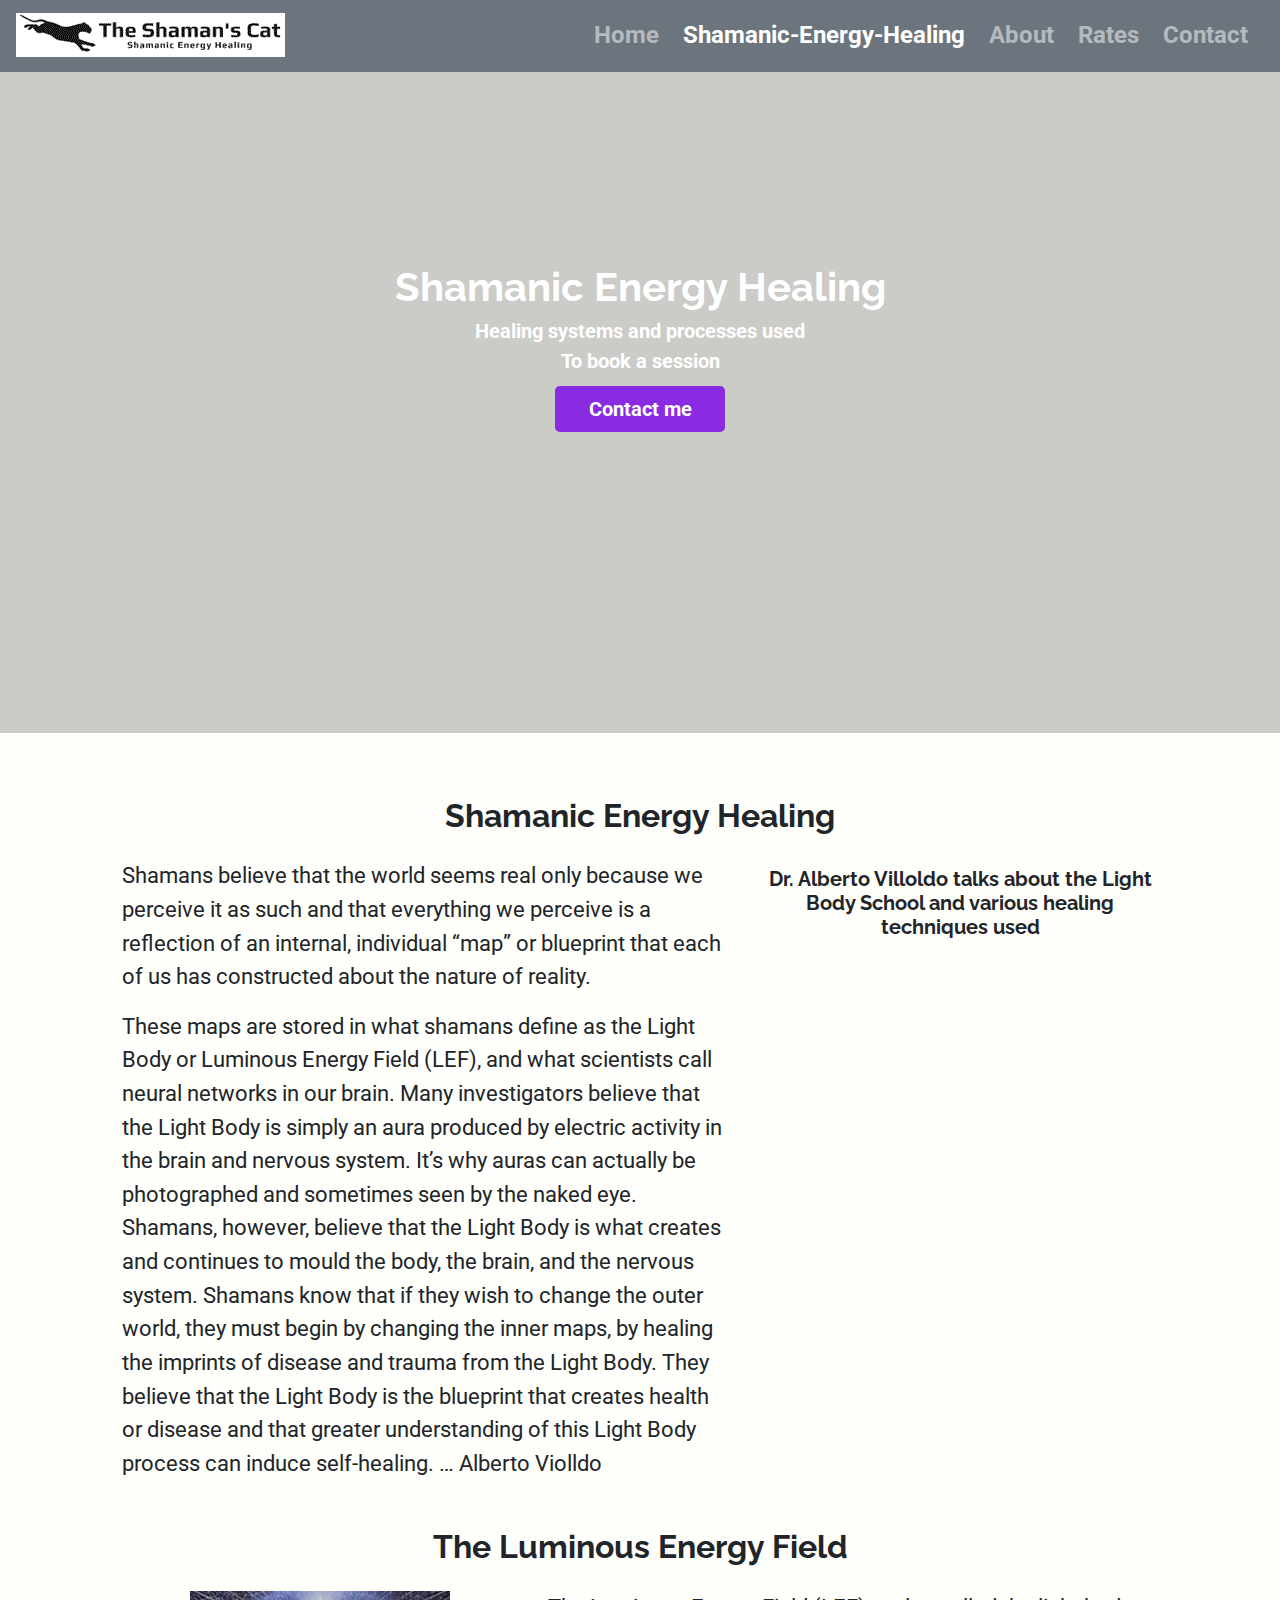
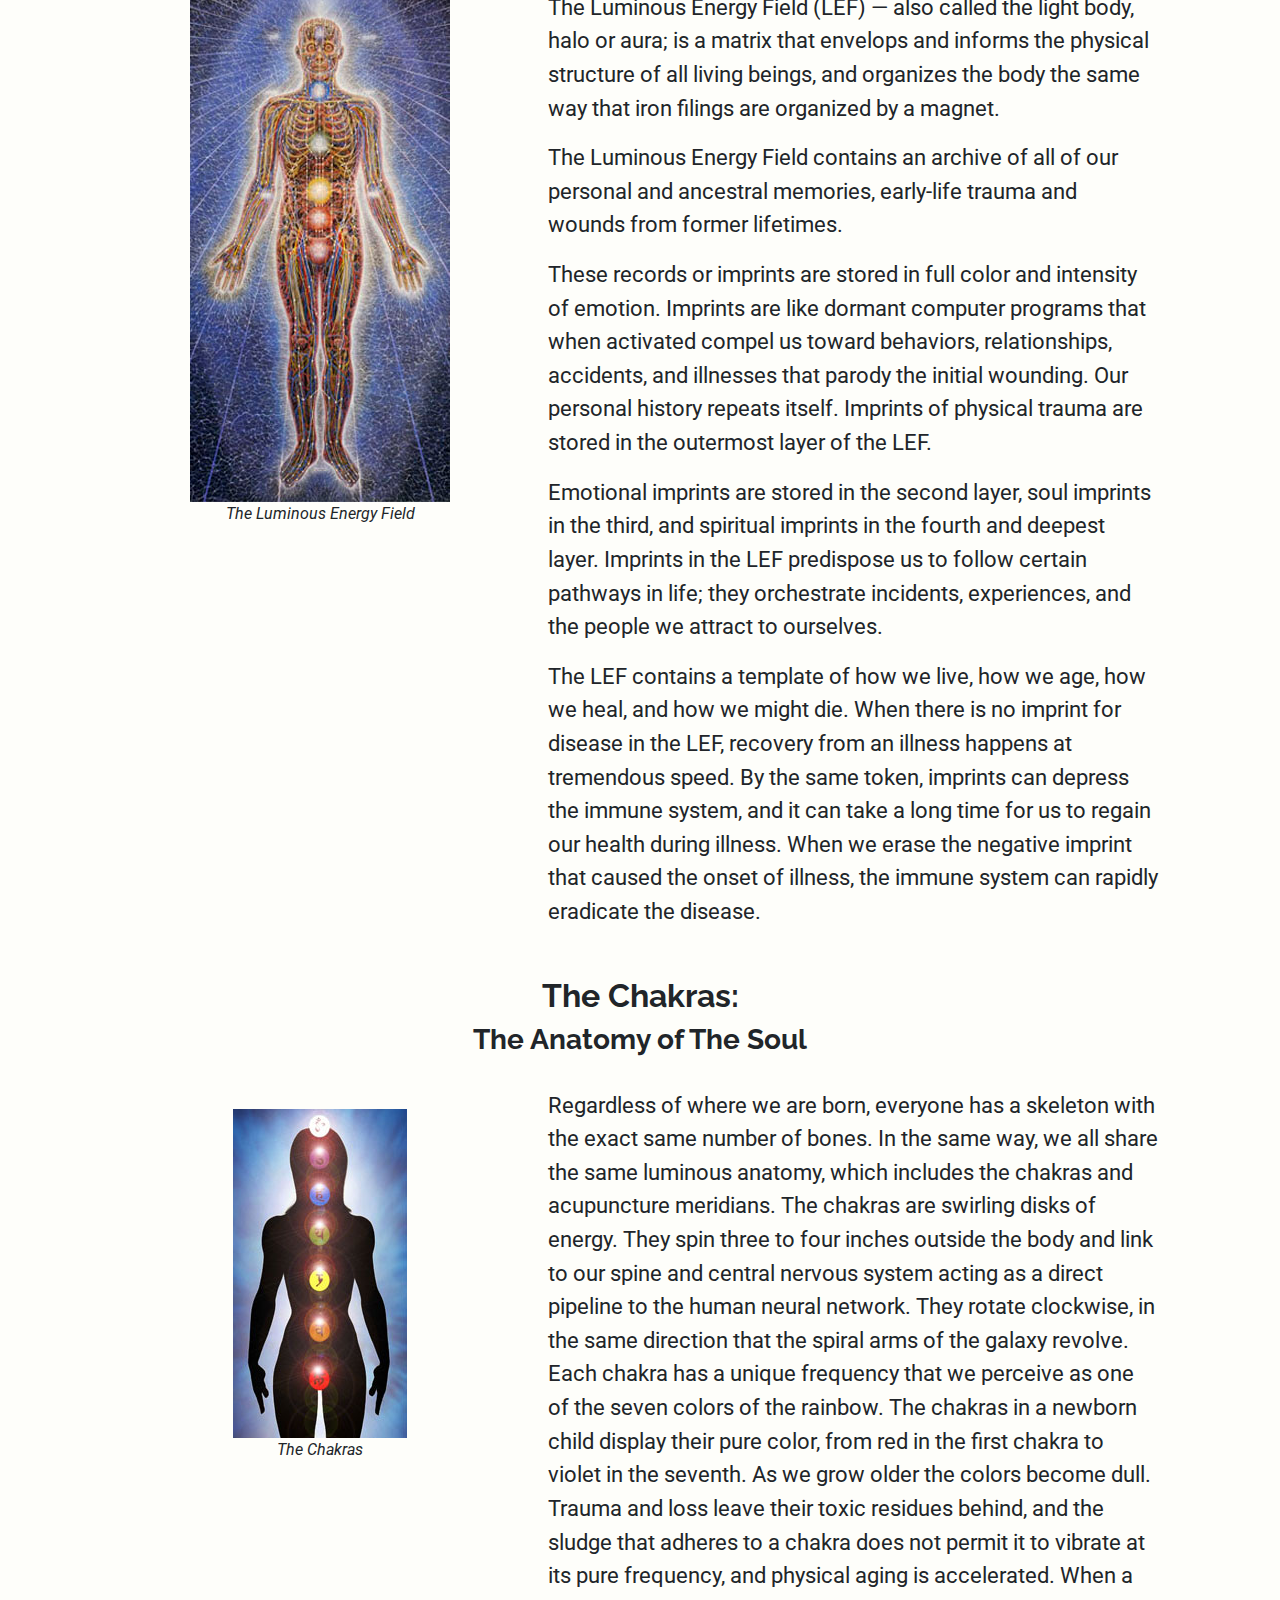
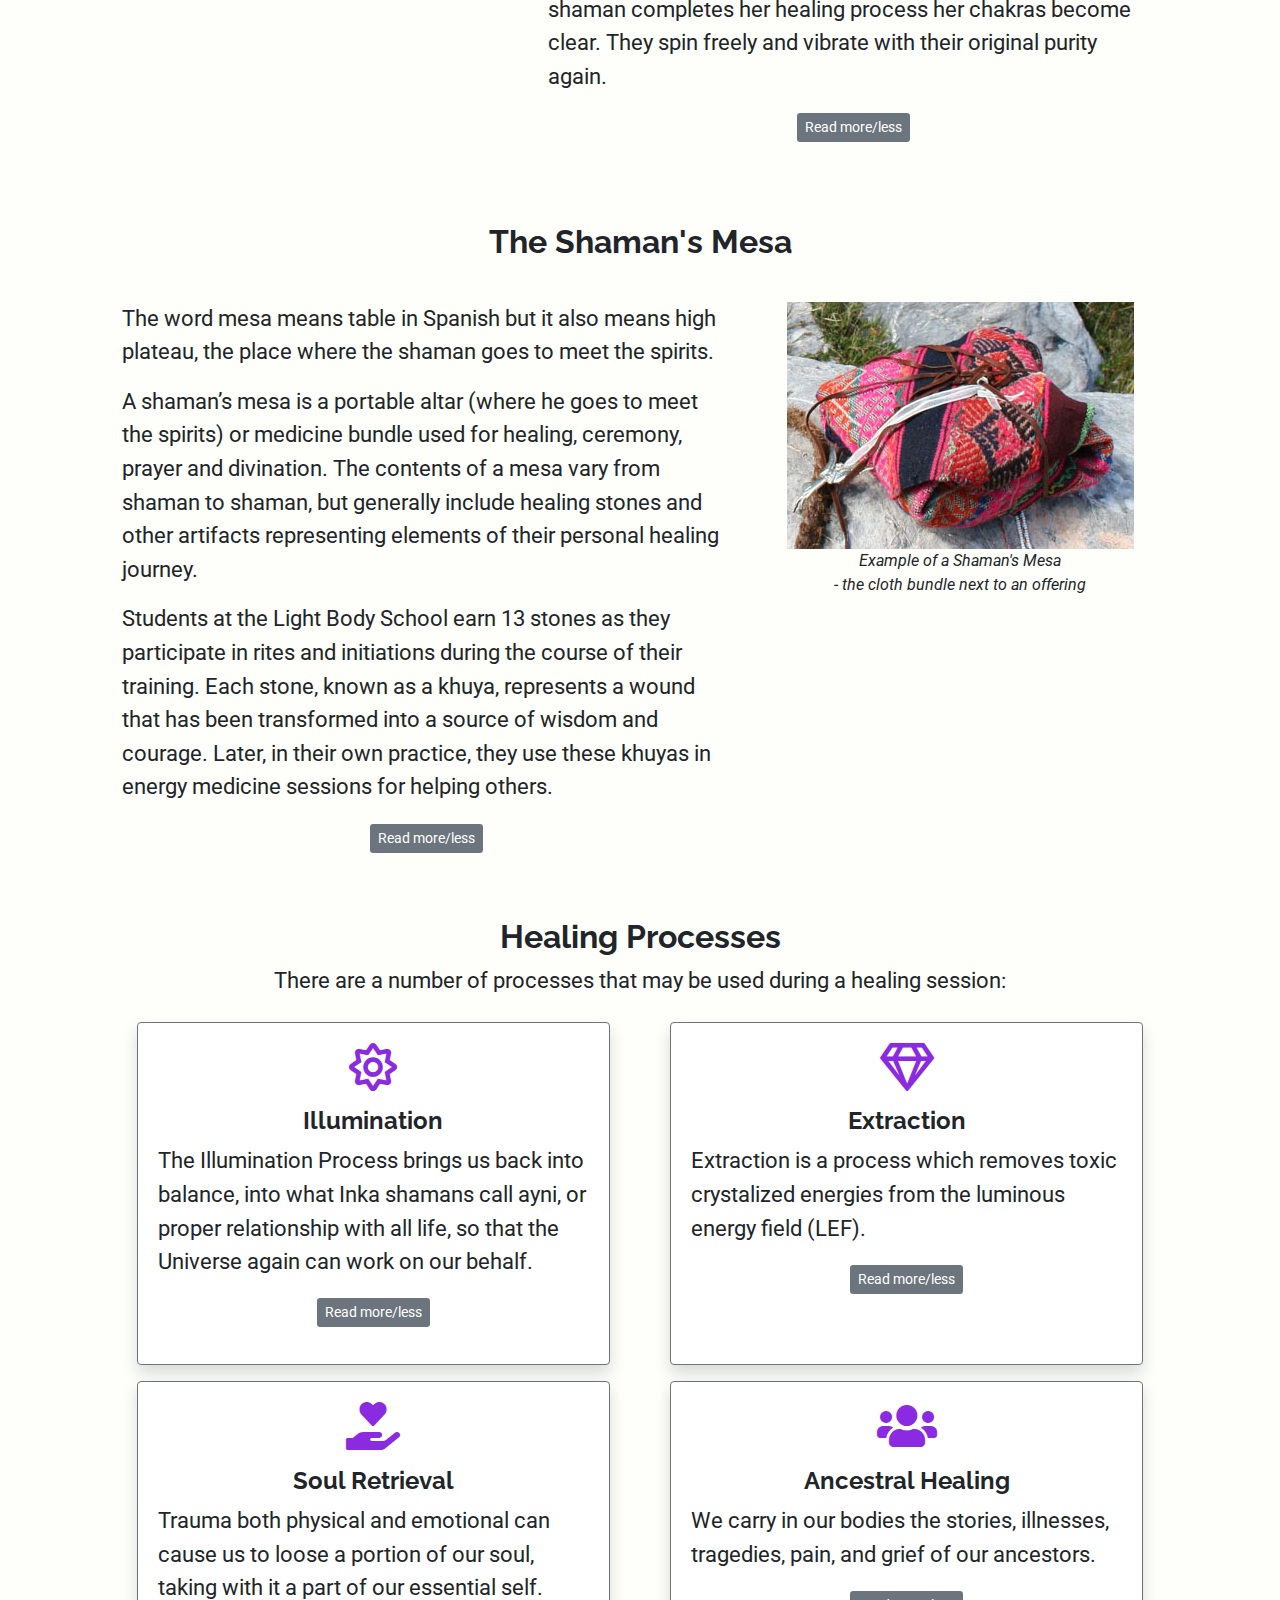
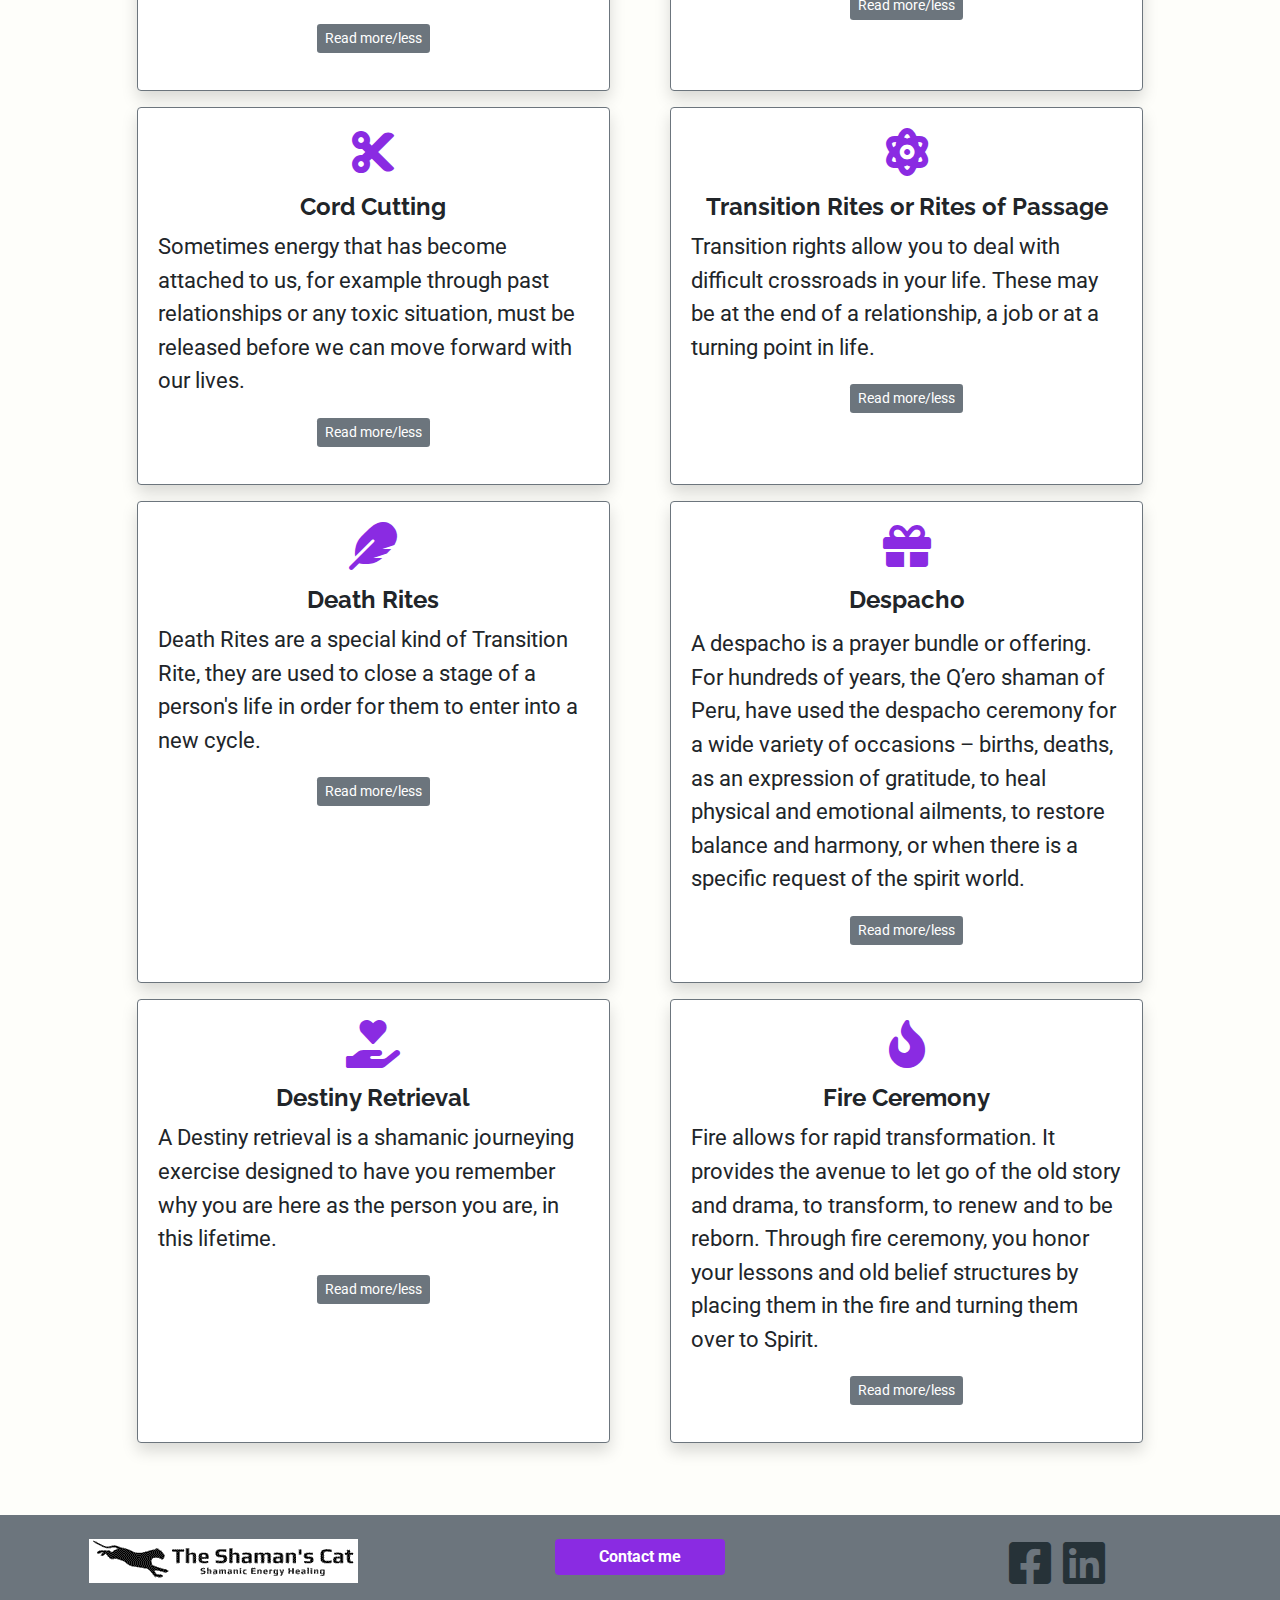
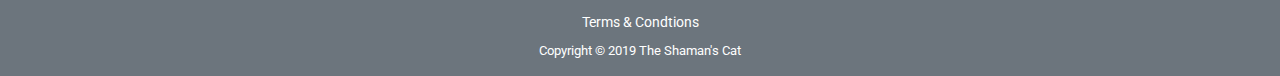
<file: seh.html>
<!DOCTYPE html>
<html lang="en">

<head>
    <meta charset="UTF-8" />
    <meta name="viewport" content="width=device-width, initial-scale=1.0, shrink-to-fit=no" />
    <meta http-equiv="X-UA-Compatible" content="ie=edge" />
    <meta name="description" content="Shamanic Energy Healing page for The Shaman's Cat shamanic energy-healing" />
    <meta name="keywords" content="shaman, shamanic, shamanic healer, energy healing, healer, energy-medicine, Inca shamanism, Q'ero, Qero" />
    <meta name="author" content="Helen Sayer" />
    <link rel="shortcut icon" href="favicon.ico" type="image/x-icon" />
    <link rel="icon" href="favicon.ico" type="image/x-icon" />
    <link rel="stylesheet" href="https://cdnjs.cloudflare.com/ajax/libs/twitter-bootstrap/4.3.1/css/bootstrap.min.css" />
    <link rel="stylesheet" href="https://cdnjs.cloudflare.com/ajax/libs/font-awesome/5.8.2/css/all.min.css" />
    <link rel="stylesheet" href="assets/css/style.css" type="text/css" />
    <title>Shamanic Energy Healing | The Shaman's Cat | Shamanic Energy Healing</title>

</head>

<body>

    <!-- Nav -->
    <nav class="navbar fixed-top navbar-dark bg-secondary text-white font-weight-bold navbar-expand-md">

        <!-- Navbar-brand - Logo-->
        <a class="navbar-brand img-responsive" href="index.html">
                <img class="logo" src="assets/images/logo-white-8-res-50.png" alt="Logo" title="Click to go home"></a>

        <!-- Navbar-toggler - Hamburger icon on smaller devices-->
        <button class="navbar-toggler ml-auto" type="button" data-toggle="collapse" data-target="#navbarNavDropdown" aria-controls="navbarNavDropdown" aria-expanded="false" aria-label="Toggle navigation">
        <span class="navbar-toggler-icon"></span>
        </button>

        <!-- Navbar-Links -->
        <div class="collapse navbar-collapse" id="navbarNavDropdown">
            <ul class="navbar-nav ml-auto">

                <li class="nav-item mr-2">
                    <a class="nav-link" href="index.html">Home</a>
                </li>

                <li class="nav-item active mr-2">
                    <a class="nav-link" href="seh.html">Shamanic-Energy-Healing</a>
                </li>

                <li class="nav-item mr-2">
                    <a class="nav-link" href="about.html">About</a>
                </li>

                <li class="nav-item mr-2">
                    <a class="nav-link" href="rates.html">Rates</a>
                </li>

                <li class="nav-item mr-2">
                    <a class="nav-link" href="contact.html">Contact</a>
                </li>

            </ul>
        </div>
    </nav>
    <!--./Nav-->

    <main>

        <!-- Callout -->
        <div class="container-fluid callout-container cc-seh mb-5">
            <div class="opaque-overlay">&nbsp;</div>
            <div class="row justify-content-center">
                <div class="col-12">
                    <section class="jumbotron text-center mt-0 pt-0">
                        <h1 class="jumbotron-header">Shamanic Energy Healing</h1>
                        <p class="lead">Healing systems and processes used <br /> To book a session</p>
                        <a class="btn btn-dark btn-lg btn-contact" href="contact.html" role="button">Contact me</a>
                    </section>
                </div>
            </div>
        </div>
        <!-- /.callout -->

        <!--Shamanic Energy Healing-->
        <article class="container-fluid">
            <div class="row justify-content-center pt-3">
                <div class="col-10">
                    <h2 class="text-center">Shamanic Energy Healing</h2>
                </div>
            </div>
            <div class="row justify-content-center py-3">
                <div class="col-10 col-lg-6 px-auto">
                    <p>Shamans believe that the world seems real only because we perceive it as such and that everything we perceive is a reflection of an internal, individual “map” or blueprint that each of us has constructed about the nature of reality.</p>
                    <p>These maps are stored in what shamans define as the Light Body or Luminous Energy Field (LEF), and what scientists call neural networks in our brain. Many investigators believe that the Light Body is simply an aura produced by electric
                        activity in the brain and nervous system. It’s why auras can actually be photographed and sometimes seen by the naked eye. Shamans, however, believe that the Light Body is what creates and continues to mould the body, the brain,
                        and the nervous system. Shamans know that if they wish to change the outer world, they must begin by changing the inner maps, by healing the imprints of disease and trauma from the Light Body. They believe that the Light Body is
                        the blueprint that creates health or disease and that greater understanding of this Light Body process can induce self-healing. … Alberto Violldo</p>
                </div>
                <div class="col-10 col-lg-4 pt-2 pb-5 px-auto">
                    <h5 class="pb-2 text-center">Dr. Alberto Villoldo talks about the Light Body School and various healing techniques used</h5>
                    <!-- 16:9 aspect ratio -->
                    <div class="video-container embed-responsive embed-responsive-16by9 mb-3"><iframe class="embed-responsive-item" src="https://www.youtube.com/embed/01_wHY0zMDk" allowfullscreen="true" title="Dr. Alberto Villoldo talks about the Light Body and various healing techniques"></iframe></div>
                </div>
            </div>
        </article>
        <!--./Shamanic Energy Healing-->

        <!--The luminous Energy Field-->
        <article class="container-fluid">
            <div class="row justify-content-center pt-3">
                <div class="col-10">
                    <h2 class="text-center">The Luminous Energy Field</h2>
                </div>
            </div>
            <div class="row justify-content-center my-3">
                <div class="col-10 col-lg-4 px-auto">
                    <figure class="picture  text-center">
                        <img src="assets/images/alex-grey-body-3.jpg" class="img-fluid" alt="Artist's impression of Luminous Energy Field">
                        <figcaption class="font-italic">The Luminous Energy Field</figcaption>
                    </figure>
                </div>
                <div class="col-10 col-lg-6 px-auto">
                    <p>The Luminous Energy Field (LEF) — also called the light body, halo or aura; is a matrix that envelops and informs the physical structure of all living beings, and organizes the body the same way that iron filings are organized by a
                        magnet.
                    </p>

                    <p>The Luminous Energy Field contains an archive of all of our personal and ancestral memories, early-life trauma and wounds from former lifetimes.</p>

                    <p>These records or imprints are stored in full color and intensity of emotion. Imprints are like dormant computer programs that when activated compel us toward behaviors, relationships, accidents, and illnesses that parody the initial
                        wounding. Our personal history repeats itself. Imprints of physical trauma are stored in the outermost layer of the LEF.</p>

                    <p>Emotional imprints are stored in the second layer, soul imprints in the third, and spiritual imprints in the fourth and deepest layer. Imprints in the LEF predispose us to follow certain pathways in life; they orchestrate incidents,
                        experiences, and the people we attract to ourselves.</p>

                    <p>The LEF contains a template of how we live, how we age, how we heal, and how we might die. When there is no imprint for disease in the LEF, recovery from an illness happens at tremendous speed. By the same token, imprints can depress
                        the immune system, and it can take a long time for us to regain our health during illness. When we erase the negative imprint that caused the onset of illness, the immune system can rapidly eradicate the disease.</p>
                </div>
            </div>
        </article>
        <!--./The luminous Energy Field-->

        <!--The Chakra System-->
        <article class="container-fluid">
            <div class="row justify-content-center pt-3">
                <div class="col-10">
                    <h2 class="text-center">The Chakras:</h2>
                    <h3 class="text-center pb-4">The Anatomy of The Soul</h3>
                </div>
            </div>
            <div class="row justify-content-center mb-5">
                <div class="col-10 col-lg-4 px-auto">
                    <figure class="picture text-center mt-sm-0 mt-md-1 pt-sm-0 pt-md-3">
                        <img src="assets/images/4winds-chakras.jpg" class="img-fluid" alt="Image showing chakras">
                        <figcaption class="font-italic">The Chakras</figcaption>
                    </figure>
                </div>
                <div class="col-10 col-lg-6 px-auto">
                    <p>Regardless of where we are born, everyone has a skeleton with the exact same number of bones. In the same way, we all share the same luminous anatomy, which includes the chakras and acupuncture meridians. The chakras are swirling disks
                        of energy. They spin three to four inches outside the body and link to our spine and central nervous system acting as a direct pipeline to the human neural network. They rotate clockwise, in the same direction that the spiral arms
                        of the galaxy revolve. Each chakra has a unique frequency that we perceive as one of the seven colors of the rainbow. The chakras in a newborn child display their pure color, from red in the first chakra to violet in the seventh.
                        As we grow older the colors become dull. Trauma and loss leave their toxic residues behind, and the sludge that adheres to a chakra does not permit it to vibrate at its pure frequency, and physical aging is accelerated. When a
                        shaman completes her healing process her chakras become clear. They spin freely and vibrate with their original purity again.</p>

                    <!-- Collapse -->
                    <div class="row justify-content-center">
                        <!-- centres button-->
                        <p><button class="btn btn-secondary btn-sm btn-read-more" type="button" data-toggle="collapse" data-target="#seh-chakra-collapse" aria-expanded="false" aria-controls="seh-chakra-collapse">Read more/less</button>
                        </p>
                    </div>
                    <div class="chakra collapse" id="seh-chakra-collapse">
                        <p>When you clear all of your chakras you acquire a “rainbow body.” Each center vibrates at its natural frequency, and you radiate the seven colors of the rainbow. According to legend, when you acquire the rainbow body you can make
                            the journey beyond death to the Spirit world. You are able to assist others in their healing, and you can die consciously since you already know the way back home. The jungle shamans believe death is a great predator that stalks
                            each and every one of us. When your chakras are clear you are no longer stalked by death, you are claimed by life.</p>

                        <h6>Earth Chakras</h6>
                        <p>The five lower chakras, from the root to the throat, are nourished primarily by the Earth. The four upper chakras are fed by the energies of the Sun.</p>

                        <p>The sky-god religions emphasize the development of the upper chakras to the neglect of the lower. The sky-god civilizations perfected technology, reason, and logic. The Earth-goddess religions emphasize the lower chakras to the
                            neglect of the upper ones. These civilizations remained agrarian cultures with little interest in Western-style progress. Today we must develop the gifts of both the earth chakras and the sky chakras.</p>

                        <p>Like the organs in the body, each chakra performs a unique function. The first and second chakras digest emotional energies, churning them over to draw out nutrients. When sludge builds in our second chakra (where the fight-or-flight
                            response resides) we interpret the world as hostile and aggressive. The solar plexus, heart, and throat chakras (third, fourth, and fifth) are nurtured by the finer energies of love, compassion, and empathy. They are not equipped
                            to digest emotions of any kind.</p>

                        <h6>Sky Chakras</h6>
                        <p>In the sixth, seventh, eighth, and ninth chakras, development becomes transpersonal. We explore increasingly subtle domains.</p>

                        <p>When the sixth chakra is malfunctioning, the individual confuses information with knowledge. He feels he has attained great spiritual truths, when all he has is a collection of facts. Spiritual materialism is an endemic dysfunction
                            of the third-eye chakra.</p>

                        <p>An awakened third eye gives you knowledge of the past and future and allows you to envision alternative destinies.</p>

                        <p>The seventh chakra at the very top of the head is our portal to the Heavens, in the same way that the first chakra is the portal to the Earth. The lesson of the seventh chakra is mastery of time. Whereas in the sixth chakra the
                            healer acquires knowledge of past and future events, when we awaken the gifts of the seventh chakra we are able to influence those events.</p>

                        <p>The negative expression of the seventh chakra is spiritual regression masquerading as enlightenment.</p>

                        <p>The eighth chakra resides a few inches above the head, and when awakened shines like a radiant sun inside the LEF.</p>

                        <p>The eighth chakra acts as the blueprint to create the physical body. This chakra is like a carpenter who builds a chair (the physical body) and later burns it in his fireplace. The carpenter feels no loss, as he knows that he can
                            simply build another out of new wood. The eighth chakra is unaffected by the death of the body.</p>

                        <p>In this center we become aware of the Beholder -known in Buddhism as the Witness- a self that has been present from the beginning of our spiritual journey. Now disengaged from the mind, it is able to behold the mind with all of
                            its dramas without subscribing to them. The Beholder witnesses our life unfolding, and understands that all of the stories we use to describe ourselves are only stories. The Beholder perceives everything but cannot itself be
                            perceived, because it cannot be turned into an object of perception.</p>

                        <p>The eighth chakra resides within the Luminous Energy Field. It hovers above the head like a spinning sun. It is our connection with the Great Spirit, the place where God dwells within us.</p>

                        <p>Eventually, the Beholder will begin to reveal its own source, which is Spirit, or the ninth chakra, which resides outside the Luminous Energy Field and extends throughout the cosmos. It is the heart of the universe, at one with
                            the Great Spirit. As the eighth chakra is where God dwells within us, the ninth chakra is the part of us that dwells within the Creator.</p>

                        <p>The eighth chakra corresponds to the Christian concept of the soul, which is personal and finite. The ninth chakra corresponds to Spirit, which is impersonal and infinite.</p>

                        <p>The ninth chakra resides at the heart of the Universe, it is outside time and space – the Self that has never been born and will never die. This Self is prior to time, and it never enters the river through which time flows. This
                            is the self that never left the Garden of Eden.</p>
                    </div>
                </div>
            </div>
        </article>
        <!--./The Chakra System-->

        <!-- The Shaman's Mesa -->
        <article class="container-fluid mb-5">
            <div class="row justify-content-center py-3">
                <div class="col-10">
                    <h2 class="text-center pb-3">The Shaman's Mesa</h2>
                </div>
            </div>
            <div class="row justify-content-center mb-5">
                <div class="col-10 col-lg-6 px-auto">
                    <p>The word mesa means table in Spanish but it also means high plateau, the place where the shaman goes to meet the spirits.</p>

                    <p>A shaman’s mesa is a portable altar (where he goes to meet the spirits) or medicine bundle used for healing, ceremony, prayer and divination. The contents of a mesa vary from shaman to shaman, but generally include healing stones and
                        other artifacts representing elements of their personal healing journey.</p>

                    <p>Students at the Light Body School earn 13 stones as they participate in rites and initiations during the course of their training. Each stone, known as a khuya, represents a wound that has been transformed into a source of wisdom and
                        courage. Later, in their own practice, they use these khuyas in energy medicine sessions for helping others.</p>
                    <!-- Collapse -->
                    <div class="row justify-content-center">
                        <p><button class="btn btn-secondary btn-sm btn-read-more" type="button" data-toggle="collapse" data-target="#seh-mesa-collapse" aria-expanded="false" aria-controls="seh-mesa-collapse">Read more/less</button>
                        </p>
                    </div>
                    <div class="collapse" id="seh-mesa-collapse">
                        <p>A mesa may also contain special gifts and power objects that assist the shaman in communicating with spirits, warding off negative energies, and diagnosing ailments. All these items are wrapped in a cloth or bag (often a colorful
                            textile known as a Mastana). Many shamans carry their mesa with them wherever they go.</p>
                    </div>
                </div>
                <div class="col-10 col-lg-4 px-auto">
                    <figure class="picture text-center">
                        <img src="assets/images/mesa-cd.jpg" class="img-fluid" alt="A shaman's mesa">
                        <figcaption class="font-italic">Example of a Shaman's Mesa <br />- the cloth bundle next to an offering</figcaption>
                    </figure>
                </div>
            </div>
        </article>
        <!-- ./The Shaman's Mesa -->

        <!--Healing Processes-->
        <div class="container-fluid my-3 mx-auto">
            <div class="row justify-content-center">
                <div class="col-10 text-center">
                    <h2>Healing Processes</h2>
                    <p>There are a number of processes that may be used during a healing session:</p>
                </div>

                <!-- card-deck -->
                <div class="card-deck container-fluid pb-5">


                    <div class="row justify-content-center">

                        <!-- Illumination -->
                        <div class="col-10 col-lg-5 py-2">
                            <div class="card h-100 border border-secondary rounded shadow">
                                <div class="card-body">
                                    <div>
                                        <h4 class="card-title text-center pb-1"><i class="far fa-sun" aria-hidden="true"></i></h4>
                                        <h4 class="text-center">Illumination</h4>
                                        <p>The Illumination Process brings us back into balance, into what Inka shamans call ayni, or proper relationship with all life, so that the Universe again can work on our behalf.</p>
                                    </div>
                                    <!-- Collapse -->
                                    <div class="row justify-content-center">
                                        <p><button class="btn btn-secondary btn-sm btn-read-more" type="button" data-toggle="collapse" data-target="#seh-card-illum-collapse" aria-expanded="false" aria-controls="seh-card-illum-collapse">Read more/less</button>
                                        </p>
                                    </div>
                                    <div class="card-body collapse" id="seh-card-illum-collapse">

                                        <p class="font-weight-bold">The Illumination Process achieves healing in three ways:</p>
                                        <ol class="card-lists">
                                            <li>It burns up the sludge and deposits adhering to the walls of a chakra.</li>
                                            <li>This promotes longevity and strengthens the immune response. It combusts the toxic energy around malignant physical and emotional imprints. This is the fuel that an imprint employs to express itself.</li>
                                            <li>It scours clean the imprints in the Luminous Energy Field.</li>
                                        </ol>
                                        <p>The Illumination Process brings about healing at the source, at the blueprint level of our being. When the chakra is cleansed and the imprints are erased, one can readily change negative emotions and behaviors.
                                            The power of the immune system is unleashed, so that physical healing is accelerated.</p>
                                    </div>
                                </div>
                            </div>
                        </div>
                        <!--./ Illumination -->

                        <!-- Extraction -->
                        <div class="col-10 col-lg-5 py-2">
                            <div class="card h-100 border border-secondary rounded shadow">
                                <div class="card-body">
                                    <div>
                                        <h4 class="card-title text-center pb-1"><i class="far fa-gem" aria-hidden="true"></i></h4>
                                        <h4 class="text-center">Extraction</h4>
                                        <p>Extraction is a process which removes toxic crystalized energies from the luminous energy field (LEF).</p>
                                    </div>
                                    <!-- Collapse -->
                                    <div class="row justify-content-center">
                                        <p><button class="btn btn-secondary btn-sm btn-read-more" type="button" data-toggle="collapse" data-target="#seh-card-extra-collapse" aria-expanded="false" aria-controls="seh-card-extra-collapse">Read more/less</button>
                                        </p>
                                    </div>
                                    <div class="card-body collapse" id="seh-card-extra-collapse">

                                        <p>These crystallized energies embed themselves in the physical body, taking on shapes such as daggers, arrows, spears, and swords. Amazon shamans believe that crystallized energies are the result of black magic or
                                            sorcery. I have found that these energies can be caused by anger, envy, or hatred directed at us by another person—often those who are closest to us. Sometimes they are also energetic remnants from a former
                                            existence.
                                        </p>

                                        <p>The Extraction process is performed during an Illumination, when the energetic landscapes of the chakras are revealed, and crystallized energies can be easily detected. The Illumination combusts energies that collect
                                            around the crystallization and keep it wedged into the body, thereby facilitating the Extraction.</p>

                                        <p>Negative energies are attracted to us when there is an affinity within us. Anger can penetrate our LEF only when the vibration for anger lives within us, and hatred can affect us only when self-hatred is present.
                                            Consequently it is not enough to extract the crystallized energies; the client’s affinities have to be changed as well. The Illumination Process heals the affinities for these energies by clearing and stepping
                                            up the frequency at which a chakra spins. As the vibratory rate of a chakra increases, we begin to attract pure, clear, beneficent energies.</p>
                                    </div>
                                </div>
                            </div>
                        </div>
                        <!--./ Extraction -->

                        <!-- Soul Retieval -->
                        <div class="col-10 col-lg-5 py-2">
                            <div class="card h-100 border border-secondary rounded shadow">
                                <div class="card-body">
                                    <div>
                                        <h4 class="card-title text-center pb-1"><i class="fas fa-hand-holding-heart" aria-hidden="true"></i></h4>
                                        <h4 class="text-center">Soul Retrieval</h4>
                                        <p>Trauma both physical and emotional can cause us to loose a portion of our soul, taking with it a part of our essential self.</p>
                                    </div>
                                    <!-- Collapse -->
                                    <div class="row justify-content-center">
                                        <p><button class="btn btn-secondary btn-sm btn-read-more" type="button" data-toggle="collapse" data-target="#seh-card-soul-collapse" aria-expanded="false" aria-controls="seh-card-soul-collapse">Read more/less</button>
                                        </p>
                                    </div>
                                    <div class="card-body collapse" id="seh-card-soul-collapse">

                                        <p>This soul loss can manifest in a number of ways, including illness, emotional arrest, fear, and insecurity. Fortunately, it is possible to enter non-linear time – the timeless now – to recover the lost soul part,
                                            heal events that happened in the past, and even correct the course of destiny.</p>

                                        <p>soul-retrieval session can accomplish what may take many years to heal employing psychotherapy. This is because the soul-retrieval journey involves renegotiating obsolete soul contracts and discarding limiting beliefs.
                                            In addition, the language of the soul is very different from what we use in therapy and counseling. It’s rich in image, myth, archetypes, and mystery; full of poetry and magic, it speaks to intuition and love.</p>
                                    </div>
                                </div>
                            </div>
                        </div>
                        <!--./ Soul Retrieval -->

                        <!-- Ancestral Healing -->
                        <div class="col-10 col-lg-5 py-2">
                            <div class="card h-100 border border-secondary rounded shadow">
                                <div class="card-body">
                                    <div>
                                        <h4 class="card-title text-center pb-1"><i class="fas fa-users" aria-hidden="true"></i></h4>
                                        <h4 class="text-center">Ancestral Healing</h4>
                                        <p>We carry in our bodies the stories, illnesses, tragedies, pain, and grief of our ancestors.
                                    </div>
                                    <!-- Collapse -->
                                    <div class="row justify-content-center">
                                        <p><button class="btn btn-secondary btn-sm btn-read-more" type="button" data-toggle="collapse" data-target="#seh-card-ancestral-collapse" aria-expanded="false" aria-controls="seh-card-ancestral-collapse">Read more/less</button>
                                        </p>
                                    </div>
                                    <div class="card-body collapse" id="seh-card-ancestral-collapse">

                                        <p>We are often unaware of how the energy of old family wounds influences how we think and act. Patterns of abuse, incest, addiction, poor health, and many other traits are passed down through generations. These traits
                                            have created energetic imprints which need clearing so the ancestral pattern ceases to influence or control our behavior or health.</p>
                                        <p class="font-weight-bold">Ancestral imprints may manifest as:</p>
                                        <ul class="card-lists">
                                            <li>A debilitating belief or emotion which you share with other members of your family lineage</li>
                                            <li>A particularly destructive behavior such as substance abuse or addiction which runs through your family.</li>
                                            <li>Health problems or accidents that appear in “themes” along a male or female lineage.<br /><span class="font-weight-bold font-italic">Example:</span> Men of the family having heart attacks in their mid 40’s /
                                                back injuries found women of the family at a particular age.
                                            </li>
                                        </ul>
                                        <p class="font-weight-bold">Ancestral Healing is most appropriate for the following conditions:</p>
                                        <ul class="card-lists">
                                            <li>When there is a dysfunctional pattern in your life or in the lives of family members. These patterns hold you back and keeps you from being happy or having the best life you can.
                                                <br /> <span class="font-weight-bold font-italic">Example:</span> Having a repetitive cycle of succeeding and then losing it all.</li>
                                            <li>When you have reached a plateau on your life or are feeling stuck and want to progress further.</li>
                                            <li>Even though you’ve done considerable healing, you feel blocked or restless, ready to move on but something stops you. This would be a good time to look to your Ancestors to see why this is happening.</li>
                                        </ul>
                                        <p>Many people with traumatic family histories need ancestral healing for personal healing to occur.</p>
                                    </div>
                                </div>
                            </div>
                        </div>
                        <!--./ Ancestral Healing -->

                        <!-- Cord Cutting -->
                        <div class="col-10 col-lg-5 py-2">
                            <div class="card h-100 border border-secondary rounded shadow">
                                <div class="card-body">
                                    <div>
                                        <h4 class="card-title text-center pb-1"><i class="fas fa-cut" aria-hidden="true"></i></h4>
                                        <h4 class="text-center">Cord Cutting</h4>
                                        <p>Sometimes energy that has become attached to us, for example through past relationships or any toxic situation, must be released before we can move forward with our lives.</p>
                                    </div>
                                    <!-- Collapse -->
                                    <div class="row justify-content-center">
                                        <p><button class="btn btn-secondary btn-sm btn-read-more" type="button" data-toggle="collapse" data-target="#seh-card-cord-collapse" aria-expanded="false" aria-controls="seh-card-cord-collapse">Read more/less</button>
                                        </p>
                                    </div>
                                    <div class="card-body collapse" id="seh-card-cord-collapse">

                                        <p>When we interact with others an energetic connection with them is formed. Many of these connections are positive, but often we retain negative connections with people from our past or present which are unhelpful
                                            to us as we try to progress with our lives. Cord cutting is an effective way of releasing these connections and reclaiming personal energy. These treatments are useful in saying goodbye to people from the past,
                                            however it can also be used to remove energies from a current relationship, leaving the positive connections intact so that both parties can move forward together.</p>
                                    </div>
                                </div>
                            </div>
                        </div>
                        <!--./ Cord Cutting -->

                        <!-- Transition Rites -->
                        <div class="col-10 col-lg-5 py-2">
                            <div class="card h-100 border border-secondary rounded shadow">
                                <div class="card-body">
                                    <div>
                                        <h4 class="card-title text-center pb-1"><i class="fas fa-atom"></i></h4>
                                        <h4 class="text-center">Transition Rites or Rites of Passage</h4>
                                        <p>Transition rights allow you to deal with difficult crossroads in your life. These may be at the end of a relationship, a job or at a turning point in life. </p>
                                    </div>
                                    <!-- Collapse -->
                                    <div class="row justify-content-center">
                                        <p><button class="btn btn-secondary btn-sm btn-read-more" type="button" data-toggle="collapse" data-target="#seh-card-trans-collapse" aria-expanded="false" aria-controls="seh-card-trans-collapse">Read more/less</button>
                                        </p>
                                    </div>
                                    <div class="card-body collapse" id="seh-card-trans-collapse">
                                        <p>We are often scared or anxious at the prospect of a life change because we worry about the future and can feel insecure and alone. This gentle process will allow you to view your next steps with renewed optimism,
                                            energy and enthusiasm. By knowing that our destiny is in our hands we can affect it and make our lives a success. </p>
                                    </div>
                                </div>
                            </div>
                        </div>
                        <!--./ Transition Rites -->

                        <!-- Death Rites -->
                        <div class="col-10 col-lg-5 py-2">
                            <div class="card h-100 border border-secondary rounded shadow">
                                <div class="card-body">
                                    <div>
                                        <h4 class="card-title text-center pb-1"><i class="fas fa-feather" aria-hidden="true"></i></h4>
                                        <h4 class="text-center">Death Rites</h4>
                                        <p>Death Rites are a special kind of Transition Rite, they are used to close a stage of a person's life in order for them to enter into a new cycle.</p>
                                    </div>
                                    <!-- Collapse -->
                                    <div class="row justify-content-center">
                                        <p><button class="btn btn-secondary btn-sm btn-read-more" type="button" data-toggle="collapse" data-target="#seh-card-death-collapse" aria-expanded="false" aria-controls="seh-card-death-collapse">Read more/less</button>
                                        </p>
                                    </div>
                                    <div class="card-body collapse" id="seh-card-death-collapse">
                                        <p>As well as working with indviduals to close a chapter in their lives and opening them up to new beginnings, sometimes shaman are asked to assist people who are dying to prepare them energetically for the transition.
                                            Also a family member or close friend may request that the death rites are performed on a person who has already died. This may be for a recent death or can be for someone who died years ago.</p>
                                    </div>
                                </div>
                            </div>
                        </div>
                        <!--./ Death Rites -->

                        <!-- Despacho -->
                        <div class="col-10 col-lg-5 py-2">
                            <div class="card h-100 border border-secondary rounded shadow">
                                <div class="card-body">
                                    <div>
                                        <h4 class="card-title text-center pb-1"><i class="fas fa-gift" aria-hidden="true"></i></h4>
                                        <h4 class="card-title text-center">Despacho</h4>
                                        <p>A despacho is a prayer bundle or offering. For hundreds of years, the Q’ero shaman of Peru, have used the despacho ceremony for a wide variety of occasions – births, deaths, as an expression of gratitude, to heal
                                            physical and emotional ailments, to restore balance and harmony, or when there is a specific request of the spirit world.</p>
                                    </div>
                                    <!-- Collapse -->
                                    <div class="row justify-content-center">
                                        <p><button class="btn btn-secondary btn-sm btn-read-more" type="button" data-toggle="collapse" data-target="#seh-card-despacho-collapse" aria-expanded="false" aria-controls="seh-card-despacho-collapse">Read more/less</button>
                                        </p>
                                    </div>
                                    <div class="card-body collapse" id="seh-card-despacho-collapse">
                                        <p>Similar to a mandala or sacred creation, the despacho holds symbolic elements and the prayers of the participants. As the elements are added to the despacho, the vibration of the participants and the room raises.
                                            The despacho becomes a living prayer that brings energy shifts and healing. </p>
                                        <p>Prior to the despacho ceremony, a variety of ingredients (biodegradable whenever possible) are gathered as offerings. Tangible offerings enhance the feelings and intentions of our prayers and are of great importance
                                            when praying for a community or humanity.</p>
                                        <p>Suggested offerings include sugar and sweets, corn and/or other grains, coca leaves (or whatever herbs or small leaves are readily available), flowers, incense, paper (or “play”) money, salt, feathers, beans, colorful
                                            yarn, and any other item that is significant to the occasion. The elements are less important than the intent. You will also need a large piece of paper, or a sizeable leaf, to place the offerings on and later,
                                            wrap them with. Here are the steps to create your own despacho.</p>
                                        <p>The ceremony can be as simple and short, or intricate and lengthy as desired. As with any ritual, the despacho begins by opening sacred space. Then the offerings are selected one by one, a prayer is said over each,
                                            and the prayer is gently blown into the offering before it is placed on the wrapping. The offerings can be arranged however feels right. (The experienced shaman will likely follow a specific pattern, but again,
                                            the intent is more important than the pattern).</p>
                                        <p>Humility and gratitude and an open heart are important throughout the ceremony, and will ensure that you experience more grace in your life by becoming a better vessel for grace.</p>
                                        <p>Once completed, the despacho is carefully wrapped and secured with a ribbon or string. The bundle can be ceremonially buried (for slow, steady results), burned (for quicker transformation) or fed to running waters,
                                            thus conveying the gifts to Spirit.</p>
                                        <p>If the despacho is burned, someone should stay with the ﬁre until the embers are cold, if at all possible. Do not put water on the ﬁre. Ashes created in this sacred ﬁre should be buried in the earth at a later time.</p>
                                    </div>
                                </div>
                            </div>
                        </div>
                        <!--./ Despacho -->

                        <!-- Destiny Retrieval -->
                        <div class="col-10 col-lg-5 py-2">
                            <div class="card h-100 border border-secondary rounded shadow">
                                <div class="card-body">
                                    <div>
                                        <h4 class="card-title text-center pb-1"><i class="fas fa-hand-holding-heart" aria-hidden="true"></i></h4>
                                        <h4 class="text-center">Destiny Retrieval</h4>
                                        <p>A Destiny retrieval is a shamanic journeying exercise designed to have you remember why you are here as the person you are, in this lifetime.</p>
                                    </div>
                                    <!-- Collapse -->
                                    <div class="row justify-content-center">
                                        <p><button class="btn btn-secondary btn-sm btn-read-more" type="button" data-toggle="collapse" data-target="#seh-card-destiny-collapse" aria-expanded="false" aria-controls="seh-card-destiny-collapse">Read more/less</button>
                                        </p>
                                    </div>
                                    <div class="card-body collapse" id="seh-card-destiny-collapse">
                                        <p>It’s not about finding or discovering, but rather remembering why you were born. Shamans believe that, for each of us, there is a sacred “soul contract” that we agreed to before we were born that is the reason for
                                            our incarnation into this life. However, most of us have got so caught up with “life” that we’ve forgotten why we are really here in the first place. This is an elegant, guided meditation exercise to have you
                                            remember what your true calling is: whether it’s a spiritual calling, a creative calling, or a calling to be of service. This is an advanced shamanic journeying exercise and it is a prerequisite that you complete
                                            at least two energy clearing sessions prior to a Destiny Retrieval, as what is activated and retrieved often has a significant impact in your life. It is important you are at a point to embrace this remembering
                                            – emotionally, mentally, and energetically.</p>
                                    </div>
                                </div>
                            </div>
                        </div>
                        <!--./ Destiny Retrieval -->

                        <!-- Fire Ceremony -->
                        <div class="col-10 col-lg-5 py-2">
                            <div class="card h-100 border border-secondary rounded shadow">
                                <div class="card-body">
                                    <div>
                                        <h4 class="card-title text-center pb-1"><i class="fas fa-fire" aria-hidden="true"></i></h4>
                                        <h4 class="text-center">Fire Ceremony</h4>
                                        <p>Fire allows for rapid transformation. It provides the avenue to let go of the old story and drama, to transform, to renew and to be reborn. Through fire ceremony, you honor your lessons and old belief structures
                                            by placing them in the fire and turning them over to Spirit. </p>
                                    </div>
                                    <!-- Collapse -->
                                    <div class="row justify-content-center">
                                        <p><button class="btn btn-secondary btn-sm btn-read-more" type="button" data-toggle="collapse" data-target="#seh-card-fire-collapse" aria-expanded="false" aria-controls="seh-card-fire-collapse">Read more/less</button>
                                        </p>
                                    </div>
                                    <div class="card-body collapse" id="seh-card-fire-collapse">
                                        <p>By releasing these old patterns and beliefs into the fire, you heal deeply at the level of the soul without having to experience them at the literal and physical levels.</p>
                                        <p>A Fire ceremony is one of the core ceremonies in many medicine traditions, it is typically held around the full or new moon of each month when the veils between the worlds are the thinnest. It can be held by an
                                            individual, by a shaman with a client or by a group.</p>
                                    </div>
                                </div>
                            </div>
                            <!--./ Fire Ceremony -->

                        </div>
                        
                    </div>
                    <!--./ card-deck -->
                    
                </div>
            </div>
            <!--./Healing Processes-->

    </main>

    <!--Footer-->
    <footer class="container-fluid bg-secondary text-white">

        <div class="row no-gutters text-center pt-2">
            <div class="col-sm-4 mt-3">
                <a class="footer-brand img-responsive" href="index.html">
                <img class="logo" src="assets/images/logo-white-8-res-50.png" alt="footer-brand" title="Click to go home">
            </a>
            </div>
            <div class="col-sm-4 mt-3">
                <a class="btn btn-dark btn-contact" href="contact.html" role="button">Contact me</a>
            </div>
            <div class="col-sm-4 mt-3">
                <ul class="list-inline social-links">

                    <li class="list-inline-item">
                        <a target="_blank" href="https://www.facebook.com/TheShamansCat/?modal=admin_todo_tour" aria-label="Find us on Facebook" rel="noopener">
                           <i class="fab fa-facebook-square fa-3x"></i>
                        </a>
                    </li>

                    <li class="list-inline-item">
                        <a target="_blank" href="https://www.linkedin.com/company/the-shaman-s-cat/?viewAsMember=true" aria-label="Find us on LinkedIn" rel="noopener">
                            <i class="fab fa-linkedin fa-3x"></i>
                        </a>
                    </li>

                </ul>
            </div>
        </div>

        <div class="row no-gutters text-center pt-1">
            <div class="col-sm-12">

                <!-- Button trigger modal -->
                <button type="button" class="btn btn-outline-light btn-sm btn-terms-conditions" data-toggle="modal" data-target="#terms">Terms & Condtions</button>

                <!-- Modal -->
                <div class="modal fade" id="terms" tabindex="-1" role="dialog" aria-labelledby="terms" aria-hidden="true">
                    <div class="modal-dialog modal-dialog-centered" role="document">
                        <div class="modal-content text-dark">
                            <div class="modal-header">
                                <h4 class="modal-title">Terms & Conditions</h4>
                                <button type="button" class="close" data-dismiss="Terms & Condtions" aria-label="Close">
                                    <span aria-hidden="true">&times;</span>
                                </button>
                            </div>
                            <div class="modal-body ">
                                <p class="text-left">Shamanic energy healing is not intended as a replacement for medical or psychological diagnosis, advice, or treatment. The information on this website and associated social media channels is for personal information and
                                    interest only. If you have a health issue you are advised to seek treatment from a registered medical practitioner.
                                </p>
                            </div>
                            <div class="modal-footer">
                                <button type="button" class="btn btn-dark" data-dismiss="modal">Close</button>
                            </div>
                        </div>
                    </div>
                </div>
                <!-- ./Modal -->
            </div>

        </div>
        <div class="row no-gutters text-center pt-1">
            <div class="col-sm-12">
                <p class="copyright-text small">Copyright © 2019 The Shaman's Cat</p>
            </div>
        </div>

    </footer>

    <!--./Footer-->

    <script src="https://cdnjs.cloudflare.com/ajax/libs/jquery/3.4.1/jquery.min.js"></script>
    <script src="https://cdnjs.cloudflare.com/ajax/libs/popper.js/1.15.0/popper.min.js"></script>
    <script src="https://cdnjs.cloudflare.com/ajax/libs/twitter-bootstrap/4.3.1/js/bootstrap.min.js"></script>

</body>

</html>
</file>
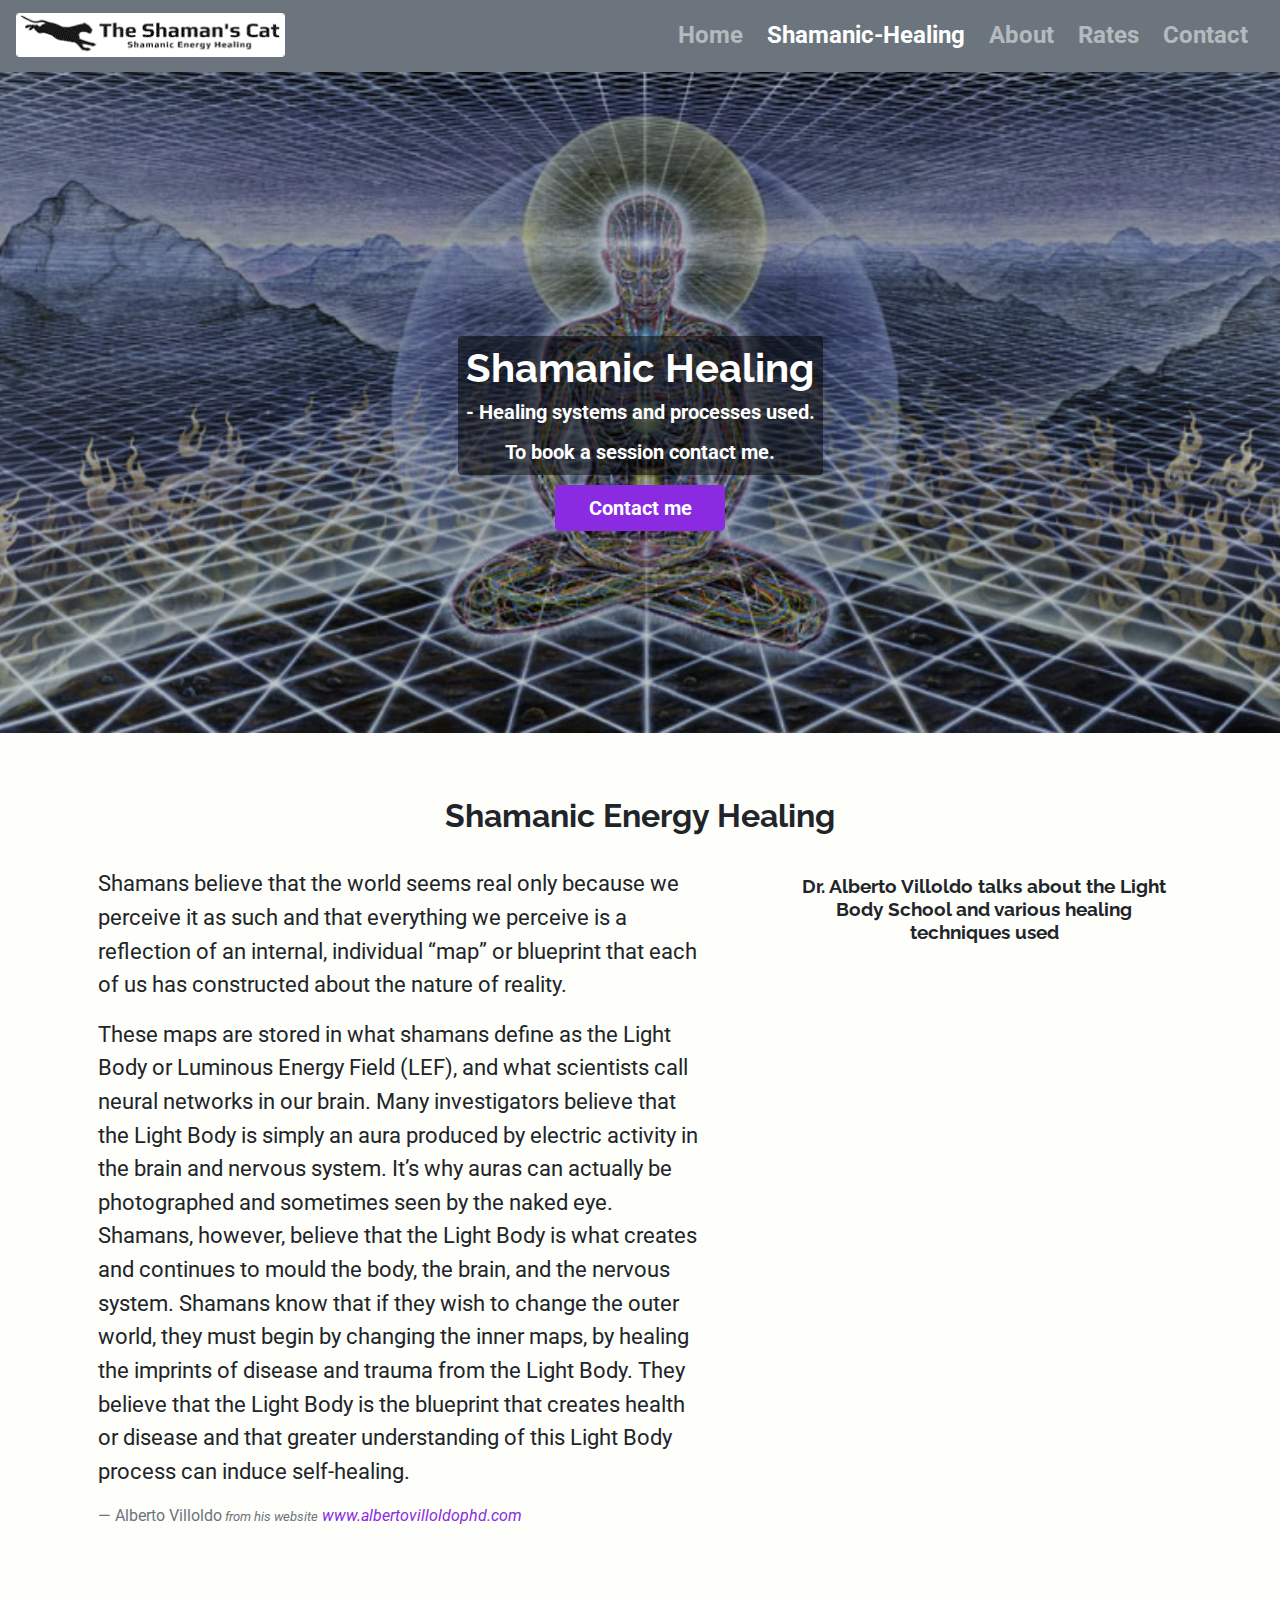
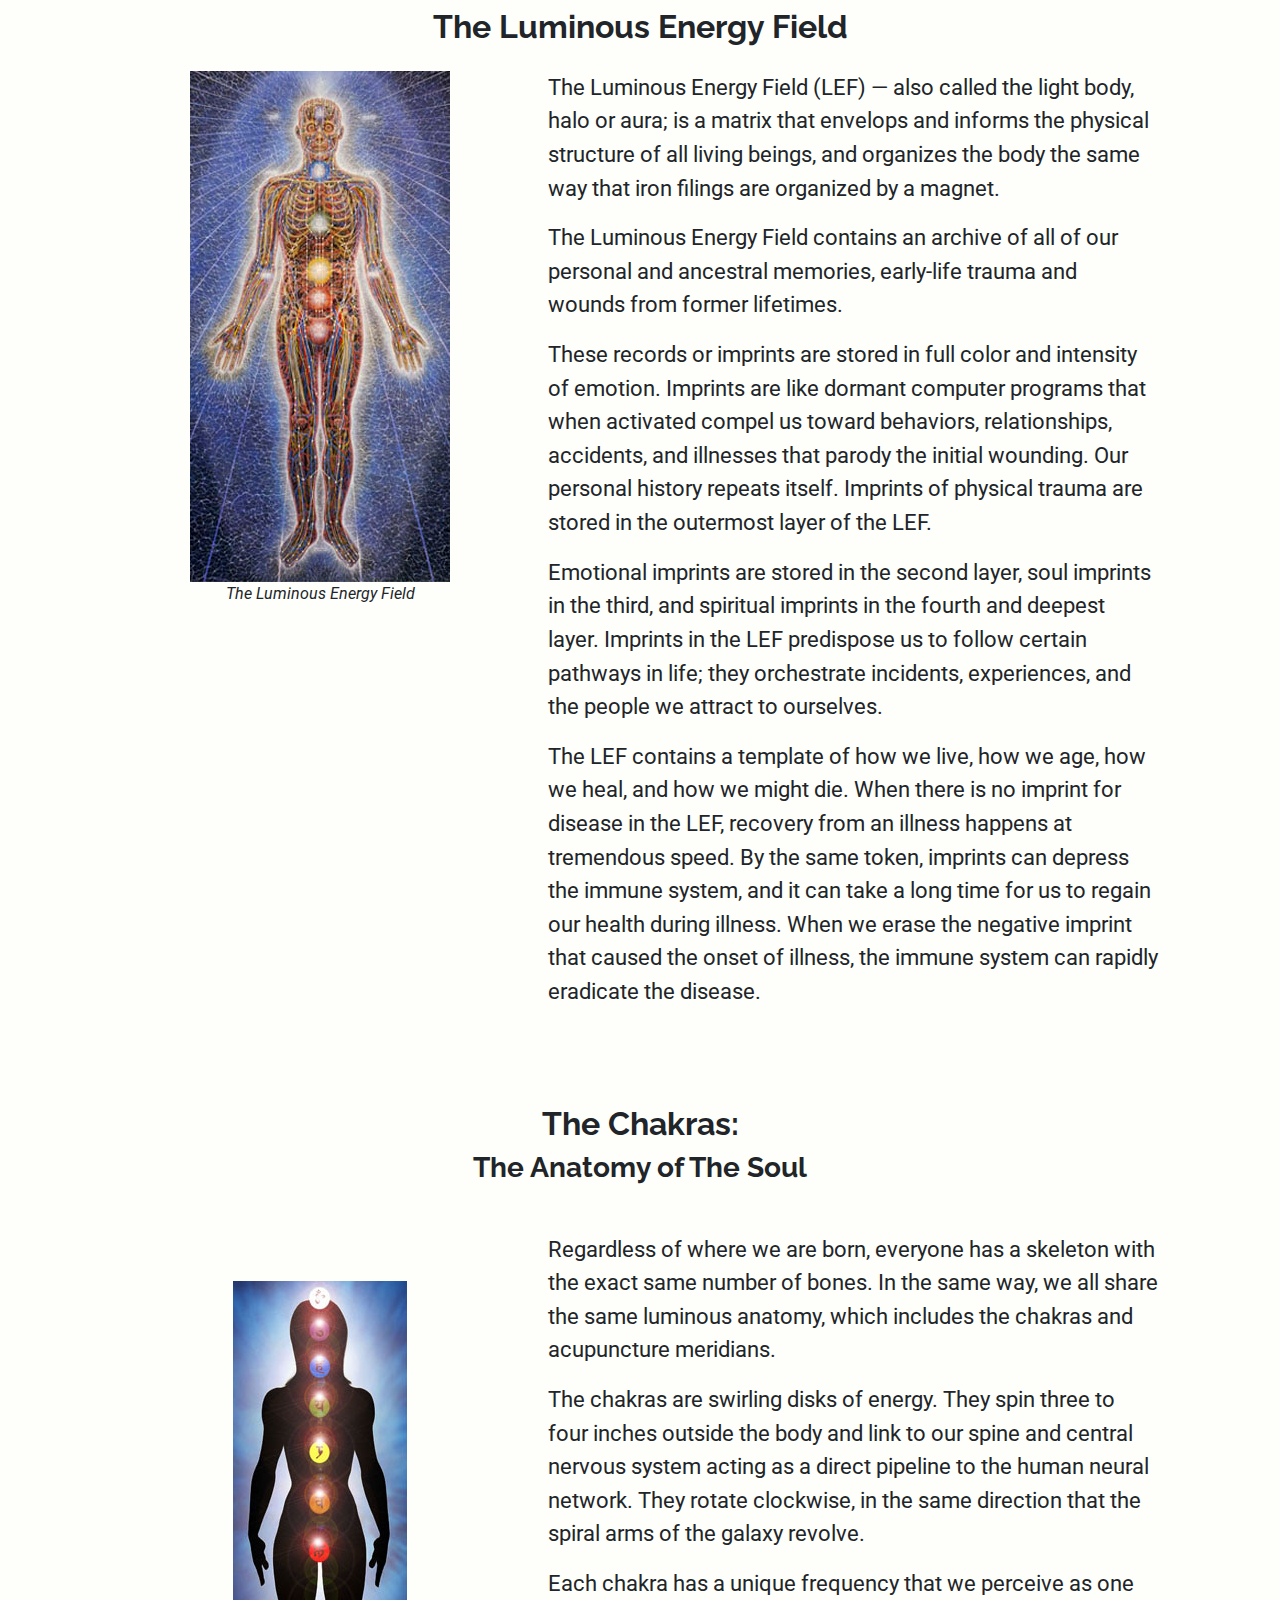
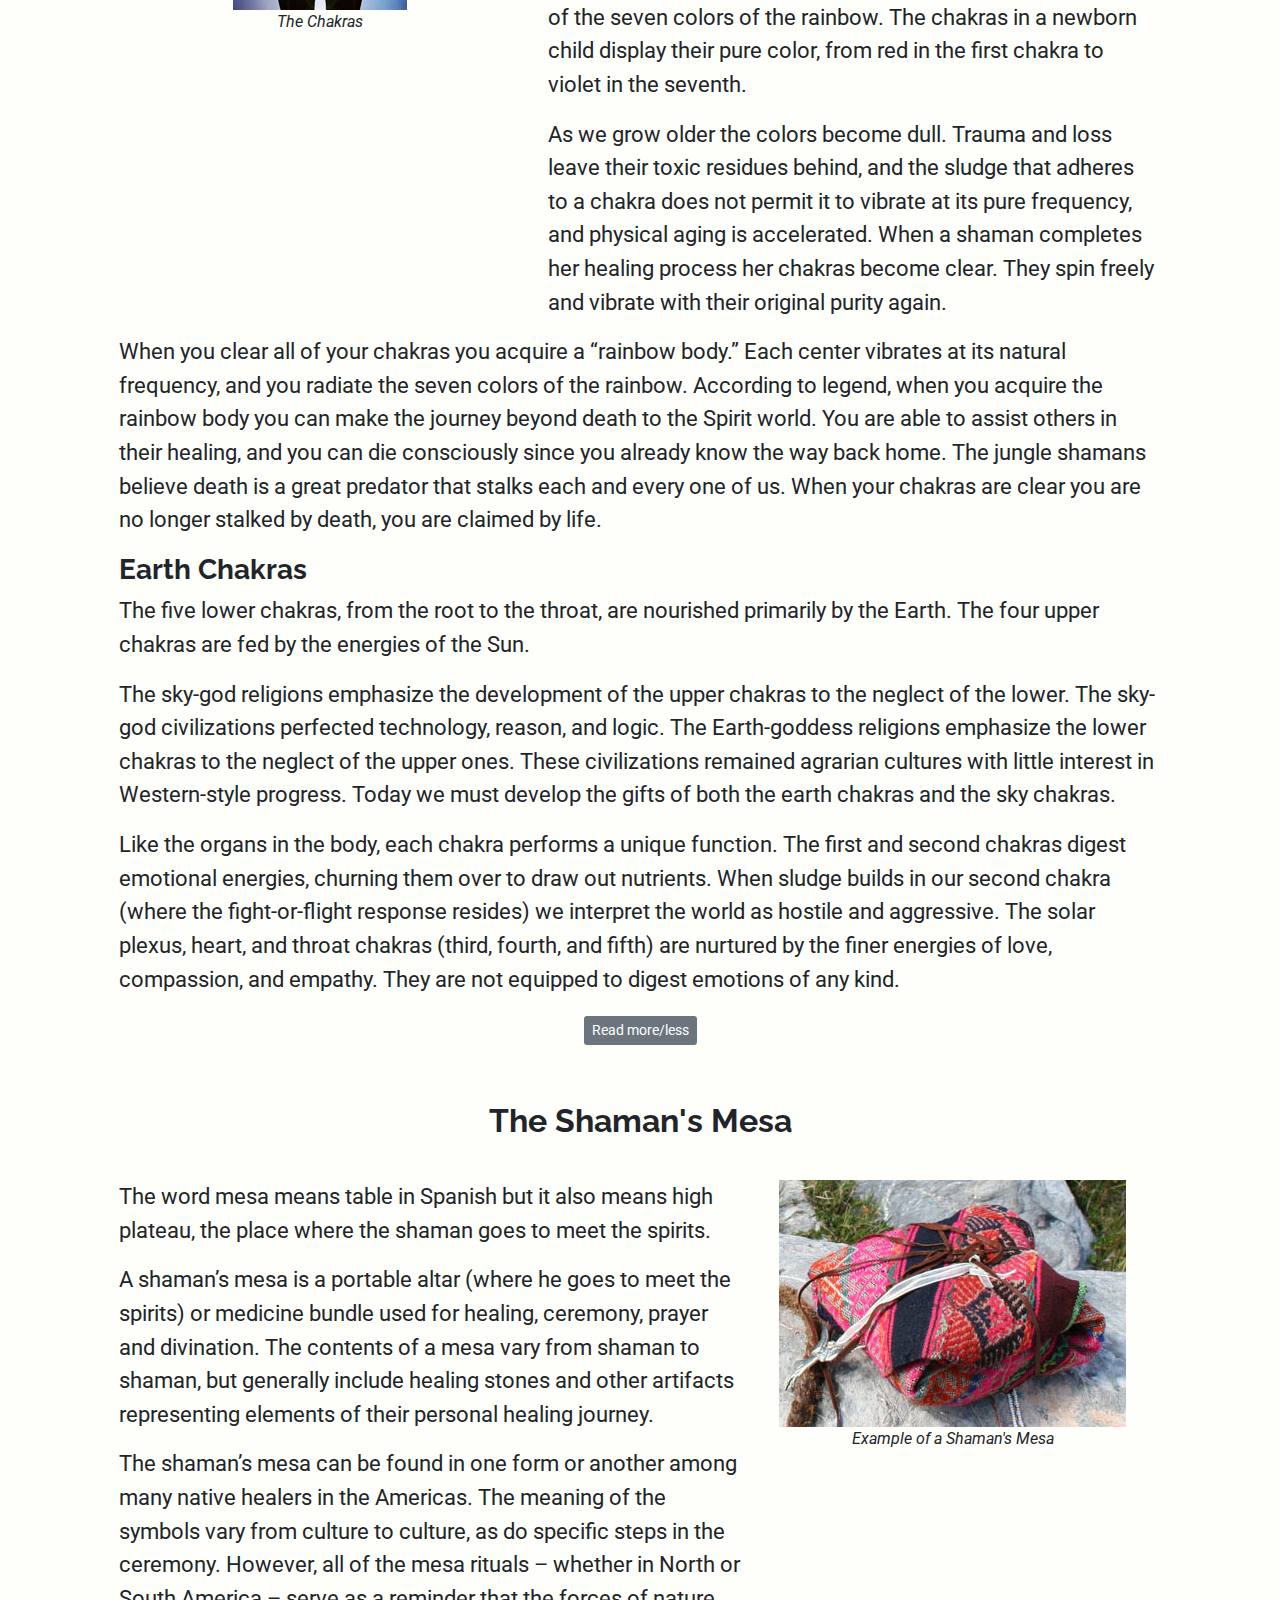
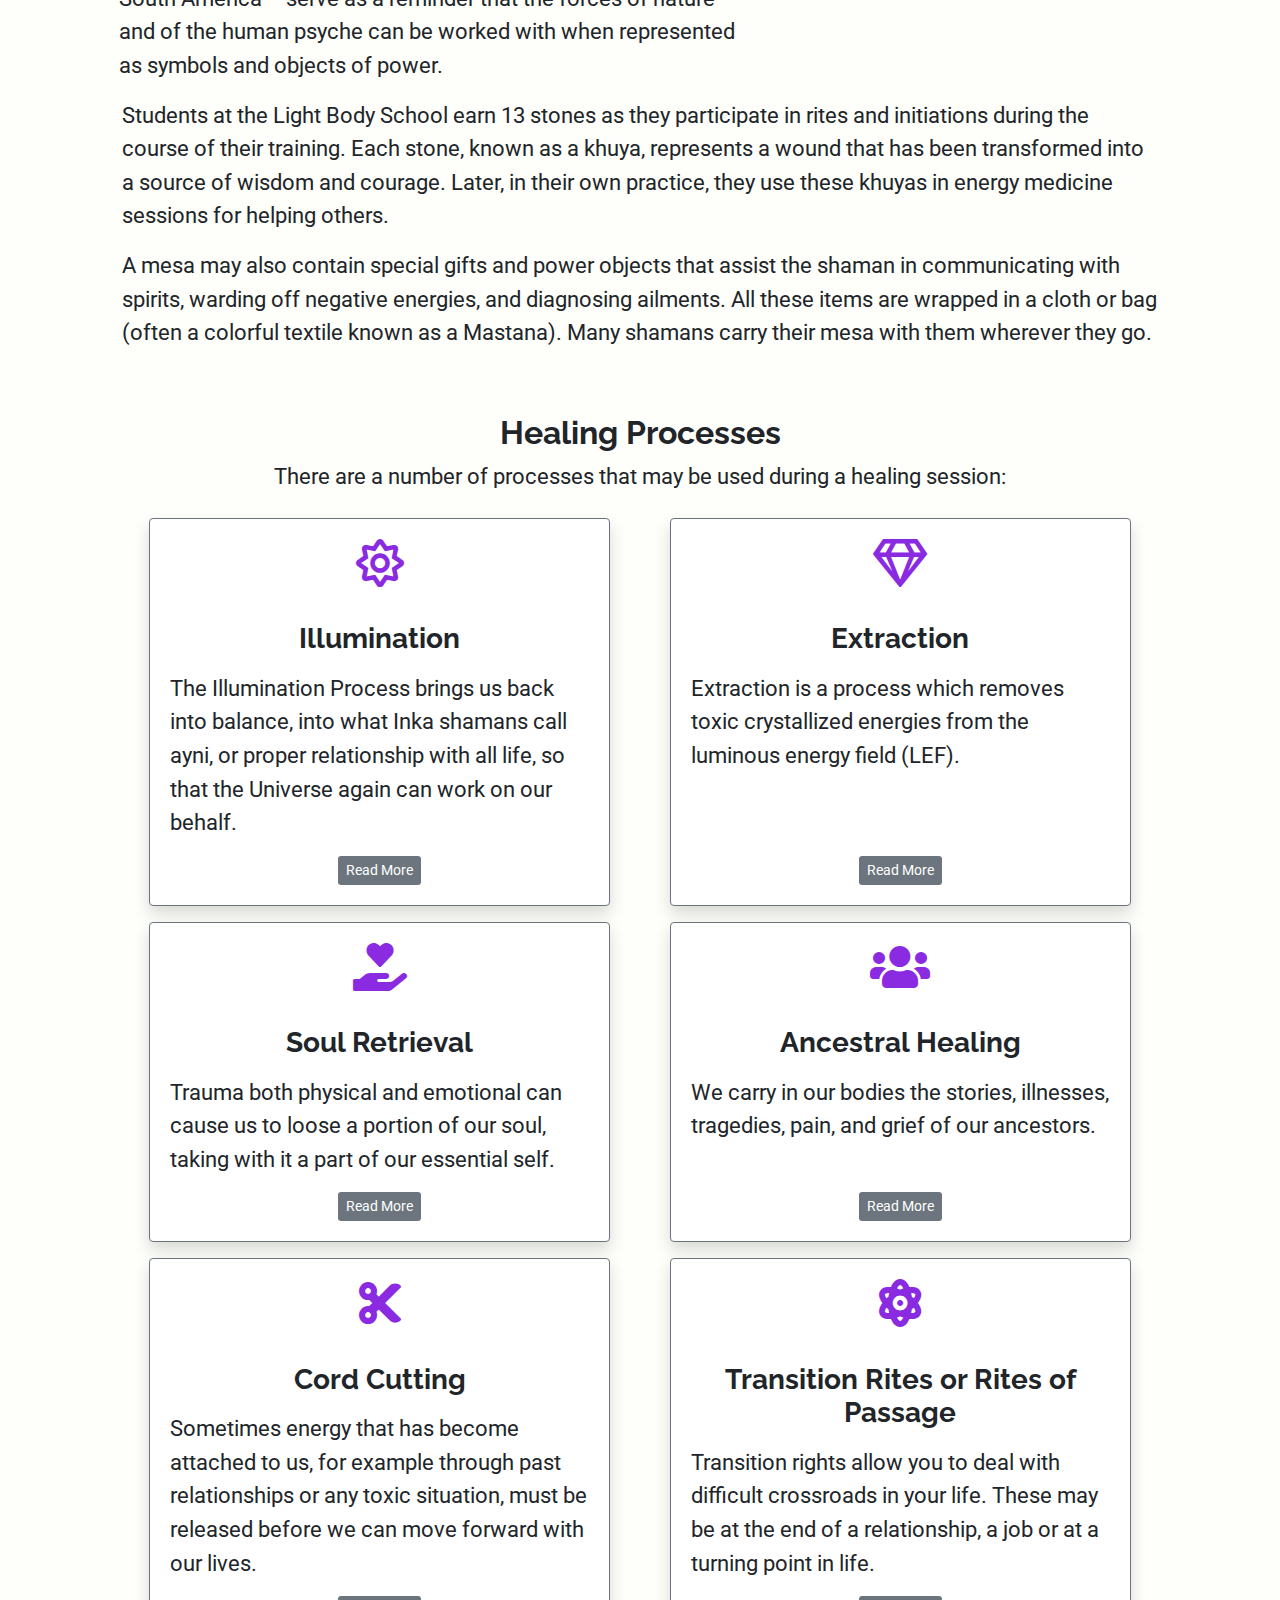
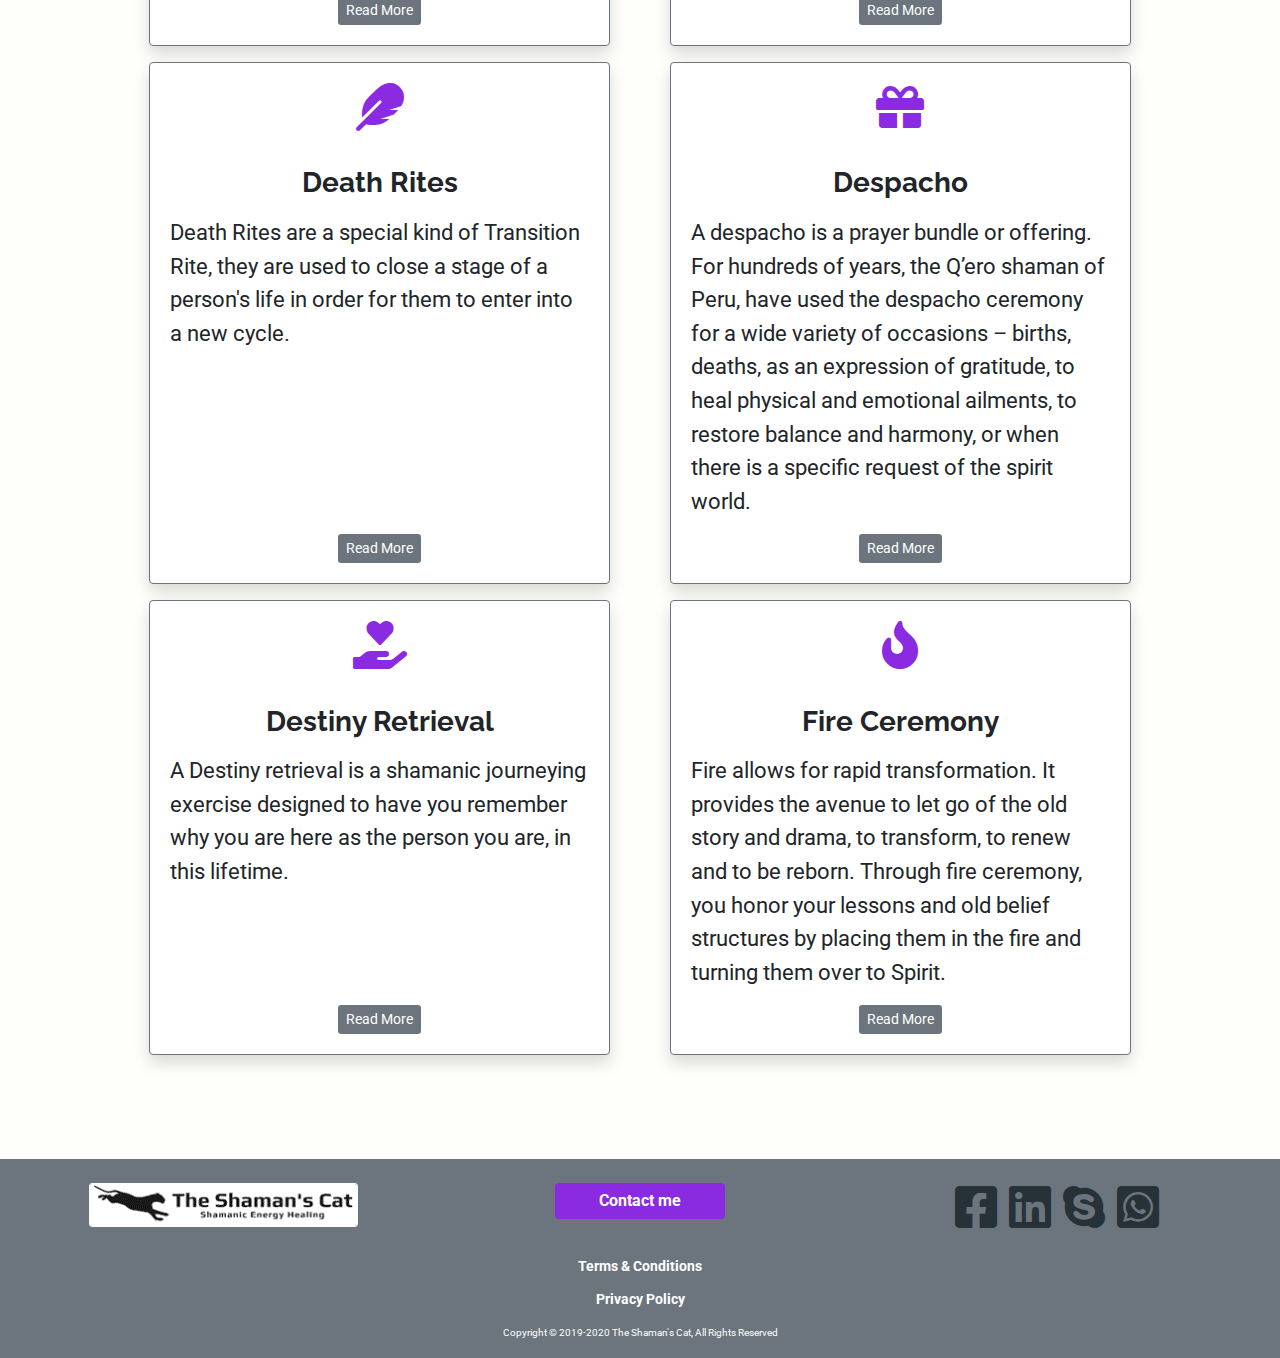
<file: sh.html>
<!DOCTYPE html>
<html lang="en">

<head>
    <meta charset="UTF-8" />
    <meta name="viewport" content="width=device-width, initial-scale=1.0, shrink-to-fit=no" />
    <meta http-equiv="X-UA-Compatible" content="ie=edge" />
    <meta name="description" content="Shamanic Energy Healing page for The Shaman's Cat shamanic energy-healing" />
    <meta name="keywords" content="shaman, shamanic, shamanic healer, energy healing, healer, energy-medicine, Inca shamanism, Q'ero, Qero" />
    <meta name="author" content="Helen Sayer" />
    <link rel="icon" type="image/png" sizes="32x32" href="assets/images/favicon-32x32.png" />
    <link rel="icon" type="image/png" sizes="16x16" href="assets/images/favicon-16x16.png" />
    <link rel="apple-touch-icon" sizes="180x180" href="assets/images/apple-touch-icon.png" />
    <link rel="shortcut icon" href="assets/images/favicon.ico" />
    <link rel="stylesheet" href="https://cdnjs.cloudflare.com/ajax/libs/twitter-bootstrap/4.5.2/css/bootstrap.min.css" />
    <link rel="stylesheet" href="https://cdnjs.cloudflare.com/ajax/libs/font-awesome/5.14.0/css/all.min.css" />
    <link rel="stylesheet" href="assets/css/style.css" type="text/css" />
    <title>Shamanic Healing | The Shaman's Cat | Shamanic Energy Healing</title>

</head>

<body>

    <!-- Nav -->
    <nav class="navbar fixed-top navbar-dark bg-secondary text-white font-weight-bold navbar-expand-md">

        <!-- Navbar-brand - Logo-->
        <a class="navbar-brand logo" href="index.html">
                <img src="assets/images/logo.png" alt="The Shaman's Cat's logo" title="Click to go home">
        </a>

        <!-- Navbar-toggler - Hamburger icon on smaller devices-->
        <button class="navbar-toggler ml-auto" type="button" data-toggle="collapse" data-target="#navbarNavDropdown" aria-controls="navbarNavDropdown" aria-expanded="false" aria-label="Toggle navigation">
        <span class="navbar-toggler-icon"></span>
        </button>

        <!-- Navbar-Links -->
        <div class="collapse navbar-collapse" id="navbarNavDropdown">
            <ul class="navbar-nav ml-auto">

                <li class="nav-item mr-2">
                    <a class="nav-link" href="index.html">Home</a>
                </li>

                <li class="nav-item active mr-2">
                    <a class="nav-link" href="sh.html">Shamanic-Healing</a>
                </li>

                <li class="nav-item mr-2">
                    <a class="nav-link" href="about.html">About</a>
                </li>

                <li class="nav-item mr-2">
                    <a class="nav-link" href="rates.html">Rates</a>
                </li>

                <li class="nav-item mr-2">
                    <a class="nav-link" href="contact.html">Contact</a>
                </li>

            </ul>
        </div>
    </nav>
    <!--./Nav-->

    <main>

        <!-- Callout -->
        <div class="container-fluid callout-container callout-container-sh mb-5">
            <div class="opaque-overlay" title="Theologue - picture of Luminous Energy by Alex Grey">&nbsp;</div>
            <div class="row justify-content-center">
                <div class="col-12">
                    <section class="jumbotron text-center pt-0">
                        <div class="emphasize-jumbotron-text rounded">
                            <h1 class="jumbotron-header pt-2 mt-3">Shamanic Healing</h1>
                            <p class="lead px-2">- Healing systems and processes used.</p>
                            <p class="lead pb-2">To book a session contact me.</p>
                        </div>
                        <a class="btn btn-dark btn-lg btn-contact" href="contact.html#contact" aria-label="Link to contact form" role="button">Contact me</a>
                    </section>
                </div>
            </div>
        </div>
        <!-- /.callout -->

        <!--Shamanic Energy Healing-->
        <article class="container-fluid mb-2">
            <div class="row justify-content-center pt-3">
                <div class="col-10">
                    <h2 class="text-center">Shamanic Energy Healing</h2>
                </div>
            </div>
            <div class="row justify-content-center mt-3">
                <div class="col-10 col-lg-6 pt-2 px-auto mr-0 mr-lg-5">
                    <blockquote class="blockquote">
                        <p>Shamans believe that the world seems real only because we perceive it as such and that everything we perceive is a reflection of an internal, individual “map” or blueprint that each of us has constructed about the nature of reality.</p>
                        <p>These maps are stored in what shamans define as the Light Body or Luminous Energy Field (LEF), and what scientists call neural networks in our brain. Many investigators believe that the Light Body is simply an aura produced by
                            electric activity in the brain and nervous system. It’s why auras can actually be photographed and sometimes seen by the naked eye. Shamans, however, believe that the Light Body is what creates and continues to mould the body,
                            the brain, and the nervous system. Shamans know that if they wish to change the outer world, they must begin by changing the inner maps, by healing the imprints of disease and trauma from the Light Body. They believe that the
                            Light Body is the blueprint that creates health or disease and that greater understanding of this Light Body process can induce self-healing.</p>
                        <footer class="blockquote-footer">Alberto Villoldo<cite title="Source Title"><small> from his website</small> <a href="http://albertovilloldophd.com/light-body-self-healing/">www.albertovilloldophd.com</a></cite></footer>

                    </blockquote>
                </div>
                <div class="col-10 col-lg-4 px-auto">
                    <h3 class="videos-title py-3 text-center">Dr. Alberto Villoldo talks about the Light Body School and various healing techniques used</h3>
                    <!-- 16:9 aspect ratio -->
                    <div class="video-container embed-responsive embed-responsive-16by9 mb-3"><iframe class="embed-responsive-item" src="https://www.youtube.com/embed/01_wHY0zMDk" allowfullscreen="" title="Dr. Alberto Villoldo talks about the Light Body and various healing techniques"></iframe></div>
                </div>
            </div>
        </article>
        <!--./Shamanic Energy Healing-->

        <!--The luminous Energy Field-->
        <article class="container-fluid my-5">
            <div class="row justify-content-center pt-3">
                <div class="col-10">
                    <h2 class="text-center">The Luminous Energy Field</h2>
                </div>
            </div>
            <div class="row justify-content-center py-3">
                <div class="col-10 col-lg-4 px-auto">
                    <figure class="text-center">
                        <img src="assets/images/alex-grey-body-3.jpg" class="img-fluid" alt="Artist's impression of Luminous Energy Field">
                        <figcaption class="font-italic">The Luminous Energy Field</figcaption>
                    </figure>
                </div>
                <div class="col-10 col-lg-6 px-auto">
                    <p>The Luminous Energy Field (LEF) — also called the light body, halo or aura; is a matrix that envelops and informs the physical structure of all living beings, and organizes the body the same way that iron filings are organized by a
                        magnet.</p>
                    <p>The Luminous Energy Field contains an archive of all of our personal and ancestral memories, early-life trauma and wounds from former lifetimes.</p>
                    <p>These records or imprints are stored in full color and intensity of emotion. Imprints are like dormant computer programs that when activated compel us toward behaviors, relationships, accidents, and illnesses that parody the initial
                        wounding. Our personal history repeats itself. Imprints of physical trauma are stored in the outermost layer of the LEF.</p>
                    <p>Emotional imprints are stored in the second layer, soul imprints in the third, and spiritual imprints in the fourth and deepest layer. Imprints in the LEF predispose us to follow certain pathways in life; they orchestrate incidents,
                        experiences, and the people we attract to ourselves.</p>
                    <p>The LEF contains a template of how we live, how we age, how we heal, and how we might die. When there is no imprint for disease in the LEF, recovery from an illness happens at tremendous speed. By the same token, imprints can depress
                        the immune system, and it can take a long time for us to regain our health during illness. When we erase the negative imprint that caused the onset of illness, the immune system can rapidly eradicate the disease.</p>
                </div>
            </div>
        </article>
        <!--./The luminous Energy Field-->

        <!--The Chakra System-->
        <article class="container-fluid my-3">
            <div class="row justify-content-center pt-3">
                <div class="col-10">
                    <h2 class="text-center">The Chakras:</h2>
                    <h3 class="text-center pb-4">The Anatomy of The Soul</h3>
                </div>
            </div>
            <div class="row justify-content-center">
                <div class="col-10 col-lg-4 px-auto">
                    <figure class="text-center mt-sm-0 mt-md-5 pt-sm-0 pt-md-3">
                        <img src="assets/images/4winds-chakras.jpg" class="img-fluid" alt="Image showing chakras">
                        <figcaption class="font-italic">The Chakras</figcaption>
                    </figure>
                </div>
                <div class="col-10 col-lg-6 px-auto pt-3">
                    <p>Regardless of where we are born, everyone has a skeleton with the exact same number of bones. In the same way, we all share the same luminous anatomy, which includes the chakras and acupuncture meridians.</p>
                    <p> The chakras are swirling disks of energy. They spin three to four inches outside the body and link to our spine and central nervous system acting as a direct pipeline to the human neural network. They rotate clockwise, in the same
                        direction that the spiral arms of the galaxy revolve.</p>
                    <p>Each chakra has a unique frequency that we perceive as one of the seven colors of the rainbow. The chakras in a newborn child display their pure color, from red in the first chakra to violet in the seventh.</p>
                    <p>As we grow older the colors become dull. Trauma and loss leave their toxic residues behind, and the sludge that adheres to a chakra does not permit it to vibrate at its pure frequency, and physical aging is accelerated. When a shaman
                        completes her healing process her chakras become clear. They spin freely and vibrate with their original purity again.</p>
                </div>
            </div>
            <div class="row justify-content-center no-gutters mb-3">
                <div class="col-10">
                    <p>When you clear all of your chakras you acquire a “rainbow body.” Each center vibrates at its natural frequency, and you radiate the seven colors of the rainbow. According to legend, when you acquire the rainbow body you can make the
                        journey beyond death to the Spirit world. You are able to assist others in their healing, and you can die consciously since you already know the way back home. The jungle shamans believe death is a great predator that stalks each
                        and every one of us. When your chakras are clear you are no longer stalked by death, you are claimed by life.</p>
                    <h3>Earth Chakras</h3>
                    <p>The five lower chakras, from the root to the throat, are nourished primarily by the Earth. The four upper chakras are fed by the energies of the Sun.</p>
                    <p>The sky-god religions emphasize the development of the upper chakras to the neglect of the lower. The sky-god civilizations perfected technology, reason, and logic. The Earth-goddess religions emphasize the lower chakras to the neglect
                        of the upper ones. These civilizations remained agrarian cultures with little interest in Western-style progress. Today we must develop the gifts of both the earth chakras and the sky chakras.</p>
                    <p>Like the organs in the body, each chakra performs a unique function. The first and second chakras digest emotional energies, churning them over to draw out nutrients. When sludge builds in our second chakra (where the fight-or-flight
                        response resides) we interpret the world as hostile and aggressive. The solar plexus, heart, and throat chakras (third, fourth, and fifth) are nurtured by the finer energies of love, compassion, and empathy. They are not equipped
                        to digest emotions of any kind.</p>
                    <!-- Collapse -->
                    <div class="row justify-content-center">
                        <p><button class="btn btn-secondary btn-sm btn-read-more" type="button" data-toggle="collapse" data-target="#sh-chakra-collapse" aria-expanded="false" aria-controls="sh-chakra-collapse">Read more/less</button></p>
                    </div>
                    <div class="collapse" id="sh-chakra-collapse">
                        <h3>Sky Chakras</h3>
                        <p>In the sixth, seventh, eighth, and ninth chakras, development becomes transpersonal. We explore increasingly subtle domains.</p>

                        <p>When the sixth chakra is malfunctioning, the individual confuses information with knowledge. He feels he has attained great spiritual truths, when all he has is a collection of facts. Spiritual materialism is an endemic dysfunction
                            of the third-eye chakra.</p>

                        <p>An awakened third eye gives you knowledge of the past and future and allows you to envision alternative destinies.</p>

                        <p>The seventh chakra at the very top of the head is our portal to the Heavens, in the same way that the first chakra is the portal to the Earth. The lesson of the seventh chakra is mastery of time. Whereas in the sixth chakra the
                            healer acquires knowledge of past and future events, when we awaken the gifts of the seventh chakra we are able to influence those events.</p>

                        <p>The negative expression of the seventh chakra is spiritual regression masquerading as enlightenment.</p>

                        <p>The eighth chakra resides a few inches above the head, and when awakened shines like a radiant sun inside the LEF.</p>

                        <p>The eighth chakra acts as the blueprint to create the physical body. This chakra is like a carpenter who builds a chair (the physical body) and later burns it in his fireplace. The carpenter feels no loss, as he knows that he can
                            simply build another out of new wood. The eighth chakra is unaffected by the death of the body.</p>

                        <p>In this center we become aware of the Beholder -known in Buddhism as the Witness- a self that has been present from the beginning of our spiritual journey. Now disengaged from the mind, it is able to behold the mind with all of
                            its dramas without subscribing to them. The Beholder witnesses our life unfolding, and understands that all of the stories we use to describe ourselves are only stories. The Beholder perceives everything but cannot itself be
                            perceived, because it cannot be turned into an object of perception.</p>

                        <p>The eighth chakra resides within the Luminous Energy Field. It hovers above the head like a spinning sun. It is our connection with the Great Spirit, the place where God dwells within us.</p>

                        <p>Eventually, the Beholder will begin to reveal its own source, which is Spirit, or the ninth chakra, which resides outside the Luminous Energy Field and extends throughout the cosmos. It is the heart of the universe, at one with
                            the Great Spirit. As the eighth chakra is where God dwells within us, the ninth chakra is the part of us that dwells within the Creator.</p>

                        <p>The eighth chakra corresponds to the Christian concept of the soul, which is personal and finite. The ninth chakra corresponds to Spirit, which is impersonal and infinite.</p>

                        <p>The ninth chakra resides at the heart of the Universe, it is outside time and space – the Self that has never been born and will never die. This Self is prior to time, and it never enters the river through which time flows. This
                            is the self that never left the Garden of Eden.</p>
                    </div>
                </div>
            </div>
        </article>
        <!--./The Chakra System-->

        <!-- The Shaman's Mesa -->
        <article class="container-fluid my-4">
            <div class="row justify-content-center py-3">
                <div class="col-10">
                    <h2 class="text-center pb-3">The Shaman's Mesa</h2>
                </div>
            </div>
            <div class="row justify-content-center no-gutters">
                <div class="col-10 col-lg-6 px-auto">
                    <p>The word mesa means table in Spanish but it also means high plateau, the place where the shaman goes to meet the spirits.</p>

                    <p>A shaman’s mesa is a portable altar (where he goes to meet the spirits) or medicine bundle used for healing, ceremony, prayer and divination. The contents of a mesa vary from shaman to shaman, but generally include healing stones and
                        other artifacts representing elements of their personal healing journey.</p>

                    <p>The shaman’s mesa can be found in one form or another among many native healers in the Americas. The meaning of the symbols vary from culture to culture, as do specific steps in the ceremony. However, all of the mesa rituals – whether
                        in North or South America – serve as a reminder that the forces of nature and of the human psyche can be worked with when represented as symbols and objects of power.</p>
                </div>
                <div class="col-10 col-lg-4 px-auto">
                    <figure class="text-center">
                        <img src="assets/images/mesa-cd.jpg" class="img-fluid" alt="A shaman's mesa">
                        <figcaption class="font-italic">Example of a Shaman's Mesa</figcaption>
                    </figure>
                </div>
            </div>
            <div class="row justify-content-center">
                <div class="col-10">
                    <p>Students at the Light Body School earn 13 stones as they participate in rites and initiations during the course of their training. Each stone, known as a khuya, represents a wound that has been transformed into a source of wisdom and
                        courage. Later, in their own practice, they use these khuyas in energy medicine sessions for helping others.</p>
                    <p>A mesa may also contain special gifts and power objects that assist the shaman in communicating with spirits, warding off negative energies, and diagnosing ailments. All these items are wrapped in a cloth or bag (often a colorful textile
                        known as a Mastana). Many shamans carry their mesa with them wherever they go.</p>
                </div>
            </div>
        </article>
        <!-- ./The Shaman's Mesa -->

        <!--Healing Processes-->
        <div class="container-fluid my-5 mx-auto">
            <div class="row justify-content-center">
                <div class="col-10 text-center">
                    <h2>Healing Processes</h2>
                    <p>There are a number of processes that may be used during a healing session:</p>
                </div>
            </div>
            <!-- Bootstrap card-deck -->
            <div class="card-deck container-fluid pb-5 mx-auto">
                <div class="row justify-content-center">

                    <!-- Illumination -->
                    <div class="col-10 col-lg-5 py-2">
                        <div class="card h-100 border border-secondary rounded shadow">
                            <div class="card-body d-flex flex-column">
                                <!-- code d-flex and flex-column with mt-auto on button div used for all cards based on https://stackoverflow.com/questions/48406628/bootstrap-align-button-to-the-bottom-of-card to align buttons at bottom of cards -->
                                <div>
                                    <h3 class="card-title text-center pb-1"><i class="far fa-sun" aria-hidden="true"></i><br /><br />Illumination</h3>
                                    <p>The Illumination Process brings us back into balance, into what Inka shamans call ayni, or proper relationship with all life, so that the Universe again can work on our behalf.</p>
                                </div>
                                <!-- Modal -->

                                <!-- Button trigger modal -->
                                <div class="row justify-content-center mt-auto">
                                    <button type="button" class="btn btn-secondary btn-sm btn-read-more" data-toggle="modal" data-target="#illumination-modal">Read More</button>
                                </div>

                                <!-- Modal -->
                                <div class="modal fade" id="illumination-modal" tabindex="-1" role="dialog" aria-labelledby="illumination-modal" aria-hidden="true">
                                    <div class="modal-dialog" role="document">
                                        <div class="modal-content">
                                            <div class="modal-header">
                                                <h3 class="modal-title"><i class="far fa-sun" aria-hidden="true"></i> Illumination</h3>
                                                <button type="button" class="close" data-dismiss="modal" aria-label="Close"><span aria-hidden="true">&times;</span></button>
                                            </div>
                                            <div class="modal-body">
                                                <p class="font-weight-bold">The Illumination Process achieves healing in three ways:</p>
                                                <ol class="card-lists">
                                                    <li>It burns up the sludge and deposits adhering to the walls of a chakra.</li>
                                                    <li>This promotes longevity and strengthens the immune response. It combusts the toxic energy around malignant physical and emotional imprints. This is the fuel that an imprint employs to express itself.</li>
                                                    <li>It scours clean the imprints in the Luminous Energy Field.</li>
                                                </ol>
                                                <p>The Illumination Process brings about healing at the source, at the blueprint level of our being. When the chakra is cleansed and the imprints are erased, one can readily change negative emotions and behaviors.
                                                    The power of the immune system is unleashed, so that physical healing is accelerated.</p>
                                            </div>
                                            <div class="row modal-footer justify-content-center">
                                                <button type="button" class="btn btn-secondary" data-dismiss="modal">Close</button>
                                            </div>
                                        </div>
                                    </div>
                                </div>

                            </div>
                        </div>
                    </div>
                    <!--./ Illumination -->

                    <!-- Extraction -->
                    <div class="col-10 col-lg-5 py-2">
                        <div class="card h-100 border border-secondary rounded shadow">
                            <div class="card-body d-flex flex-column">
                                <div>
                                    <h3 class="card-title text-center pb-1"><i class="far fa-gem" aria-hidden="true"></i><br /><br />Extraction</h3>
                                    <p>Extraction is a process which removes toxic crystallized energies from the luminous energy field (LEF).</p>
                                </div>

                                <!-- Button trigger modal -->
                                <div class="row justify-content-center mt-auto">
                                    <button type="button" class="btn btn-secondary btn-sm btn-read-more" data-toggle="modal" data-target="#extraction-modal">Read More</button>
                                </div>

                                <!-- Modal -->
                                <div class="modal fade" id="extraction-modal" tabindex="-1" role="dialog" aria-labelledby="extraction-modal" aria-hidden="true">
                                    <div class="modal-dialog" role="document">
                                        <div class="modal-content">
                                            <div class="modal-header">
                                                <h3 class="modal-title"><i class="far fa-gem" aria-hidden="true"></i> Extraction</h3>
                                                <button type="button" class="close" data-dismiss="modal" aria-label="Close"><span aria-hidden="true">&times;</span></button>
                                            </div>
                                            <div class="modal-body">
                                                <p>These crystallized energies embed themselves in the physical body, taking on shapes such as daggers, arrows, spears, and swords. Amazon shamans believe that crystallized energies are the result of black
                                                    magic or sorcery. I have found that these energies can be caused by anger, envy, or hatred directed at us by another person—often those who are closest to us. Sometimes they are also energetic remnants
                                                    from a former existence.</p>

                                                <p>The Extraction process is performed during an Illumination, when the energetic landscapes of the chakras are revealed, and crystallized energies can be easily detected. The Illumination combusts energies
                                                    that collect around the crystallization and keep it wedged into the body, thereby facilitating the Extraction.</p>

                                                <p>Negative energies are attracted to us when there is an affinity within us. Anger can penetrate our LEF only when the vibration for anger lives within us, and hatred can affect us only when self-hatred is
                                                    present. Consequently it is not enough to extract the crystallized energies; the client’s affinities have to be changed as well. The Illumination Process heals the affinities for these energies by clearing
                                                    and stepping up the frequency at which a chakra spins. As the vibratory rate of a chakra increases, we begin to attract pure, clear, beneficent energies.</p>
                                            </div>
                                            <div class="row modal-footer justify-content-center">
                                                <button type="button" class="btn btn-secondary" data-dismiss="modal">Close</button>
                                            </div>
                                        </div>
                                    </div>
                                </div>

                            </div>
                        </div>
                    </div>
                    <!--./ Extraction -->

                    <!-- Soul Retrieval -->
                    <div class="col-10 col-lg-5 py-2">
                        <div class="card h-100 border border-secondary rounded shadow">
                            <div class="card-body d-flex flex-column">
                                <div>
                                    <h3 class="card-title text-center pb-1"><i class="fas fa-hand-holding-heart" aria-hidden="true"></i><br /><br />Soul Retrieval</h3>
                                    <p>Trauma both physical and emotional can cause us to loose a portion of our soul, taking with it a part of our essential self.</p>
                                </div>
                                <!-- Button trigger modal -->
                                <div class="row justify-content-center mt-auto">
                                    <button type="button" class="btn btn-secondary btn-sm btn-read-more" data-toggle="modal" data-target="#soul-modal">Read More</button>
                                </div>

                                <!-- Modal -->
                                <div class="modal fade" id="soul-modal" tabindex="-1" role="dialog" aria-labelledby="soul-modal" aria-hidden="true">
                                    <div class="modal-dialog" role="document">
                                        <div class="modal-content">
                                            <div class="modal-header">
                                                <h3 class="modal-title"><i class="fas fa-hand-holding-heart" aria-hidden="true"></i> Soul Retrieval</h3>
                                                <button type="button" class="close" data-dismiss="modal" aria-label="Close"><span aria-hidden="true">&times;</span></button>
                                            </div>
                                            <div class="modal-body">
                                                <p>This soul loss can manifest in a number of ways, including illness, emotional arrest, fear, and insecurity. Fortunately, it is possible to enter non-linear time – the timeless now – to recover the lost soul part, heal events that happened in the past, and even correct the course of destiny.</p>

                                                <p>Soul-retrieval session can accomplish what may take many years to heal employing psychotherapy. This is because the soul-retrieval journey involves renegotiating obsolete soul contracts and discarding limiting beliefs. In addition, the language of the soul is very different from what we use in therapy and counseling. It’s rich in image, myth, archetypes, and mystery; full of poetry and magic, it speaks to intuition and love.</p>
                                            </div>
                                            <div class="row modal-footer justify-content-center">
                                                <button type="button" class="btn btn-secondary" data-dismiss="modal">Close</button>
                                            </div>
                                        </div>
                                    </div>
                                </div>
                            </div>
                        </div>
                    </div>
                    <!--./ Soul Retrieval -->

                    <!-- Ancestral Healing -->
                    <div class="col-10 col-lg-5 py-2">
                        <div class="card h-100 border border-secondary rounded shadow">
                            <div class="card-body d-flex flex-column">
                                <div>
                                    <h3 class="card-title text-center pb-1"><i class="fas fa-users" aria-hidden="true"></i><br /><br />Ancestral Healing</h3>
                                    <p>We carry in our bodies the stories, illnesses, tragedies, pain, and grief of our ancestors.</p>
                                </div>

                                <!-- Button trigger modal -->
                                <div class="row justify-content-center mt-auto">
                                    <button type="button" class="btn btn-secondary btn-sm btn-read-more" data-toggle="modal" data-target="#ancestral-modal">Read More</button>
                                </div>

                                <!-- Modal -->
                                <div class="modal fade" id="ancestral-modal" tabindex="-1" role="dialog" aria-labelledby="ancestral-modal" aria-hidden="true">
                                    <div class="modal-dialog" role="document">
                                        <div class="modal-content">
                                            <div class="modal-header">
                                                <h3 class="modal-title"><i class="fas fa-users" aria-hidden="true"></i> Ancestral Healing</h3>
                                                <button type="button" class="close" data-dismiss="modal" aria-label="Close"><span aria-hidden="true">&times;</span></button>
                                            </div>
                                            <div class="modal-body">
                                                <p>We are often unaware of how the energy of old family wounds influences how we think and act. Patterns of abuse, incest, addiction, poor health, and many other traits are passed down through generations.
                                                    These traits have created energetic imprints which need clearing so the ancestral pattern ceases to influence or control our behavior or health.</p>
                                                <p class="font-weight-bold">Ancestral imprints may manifest as:</p>
                                                <ul class="card-lists">
                                                    <li>A debilitating belief or emotion which you share with other members of your family lineage.</li>
                                                    <li>A particularly destructive behavior such as substance abuse or addiction which runs through your family.</li>
                                                    <li>Health problems or accidents that appear in “themes” along a male or female lineage.<br /><span class="font-weight-bold font-italic">Example:</span> Men of the family having heart attacks in their mid 40’s / back injuries found women of the family at a particular age.
                                                    </li>
                                                </ul>
                                                <p class="font-weight-bold">Ancestral Healing is most appropriate for the following conditions:</p>
                                                <ul class="card-lists">
                                                    <li>When there is a dysfunctional pattern in your life or in the lives of family members. These patterns hold you back and keeps you from being happy or having the best life you can.
                                                        <br /> <span class="font-weight-bold font-italic">Example:</span> Having a repetitive cycle of succeeding and then losing it all.</li>
                                                    <li>When you have reached a plateau in your life or are feeling stuck and want to progress further.</li>
                                                    <li>Even though you’ve done considerable healing, you feel blocked or restless, ready to move on but something stops you. This would be a good time to look to your Ancestors to see why this is happening.
                                                    </li>
                                                </ul>
                                                <p>Many people with traumatic family histories need ancestral healing for personal healing to occur.</p>
                                            </div>
                                            <div class="row modal-footer justify-content-center">
                                                <button type="button" class="btn btn-secondary" data-dismiss="modal">Close</button>
                                            </div>
                                        </div>
                                    </div>
                                </div>

                            </div>
                        </div>
                    </div>
                    <!--./ Ancestral Healing -->

                    <!-- Cord Cutting -->
                    <div class="col-10 col-lg-5 py-2">
                        <div class="card h-100 border border-secondary rounded shadow">
                            <div class="card-body d-flex flex-column">
                                <div>
                                    <h3 class="card-title text-center pb-1"><i class="fas fa-cut" aria-hidden="true"></i><br /><br />Cord Cutting</h3>
                                    <p>Sometimes energy that has become attached to us, for example through past relationships or any toxic situation, must be released before we can move forward with our lives.</p>
                                </div>

                                <!-- Button trigger modal -->
                                <div class="row justify-content-center mt-auto">
                                    <button type="button" class="btn btn-secondary btn-sm btn-read-more" data-toggle="modal" data-target="#cord-cutting-modal">Read More</button>
                                </div>

                                <!-- Modal -->
                                <div class="modal fade" id="cord-cutting-modal" tabindex="-1" role="dialog" aria-labelledby="cord-cutting-modal" aria-hidden="true">
                                    <div class="modal-dialog" role="document">
                                        <div class="modal-content">
                                            <div class="modal-header">
                                                <h3 class="modal-title"><i class="fas fa-cut" aria-hidden="true"></i> Cord Cutting</h3>
                                                <button type="button" class="close" data-dismiss="modal" aria-label="Close"><span aria-hidden="true">&times;</span></button>
                                            </div>
                                            <div class="modal-body">
                                                <p>When we interact with others an energetic connection with them is formed. Many of these connections are positive, but often we retain negative connections with people from our past or present which are unhelpful
                                                    to us as we try to progress with our lives. Cord cutting is an effective way of releasing these connections and reclaiming personal energy.</p>
                                                <p> These treatments are useful in saying goodbye to people from the past, however it can also be used to remove energies from a current relationship, leaving the positive connections intact so that both parties
                                                    can move forward together.</p>
                                            </div>
                                            <div class="row modal-footer justify-content-center">
                                                <button type="button" class="btn btn-secondary" data-dismiss="modal">Close</button>
                                            </div>
                                        </div>
                                    </div>
                                </div>
                            </div>
                        </div>
                    </div>
                    <!--./ Cord Cutting -->

                    <!-- Transition Rites -->
                    <div class="col-10 col-lg-5 py-2">
                        <div class="card h-100 border border-secondary rounded shadow">
                            <div class="card-body d-flex flex-column">
                                <div>
                                    <h3 class="card-title text-center pb-1"><i class="fas fa-atom"></i><br /><br />Transition Rites or Rites of Passage</h3>
                                    <p>Transition rights allow you to deal with difficult crossroads in your life. These may be at the end of a relationship, a job or at a turning point in life. </p>
                                </div>
                                <!-- Button trigger modal -->
                                <div class="row justify-content-center mt-auto">
                                    <button type="button" class="btn btn-secondary btn-sm btn-read-more" data-toggle="modal" data-target="#transition-modal">Read More</button>
                                </div>

                                <!-- Modal -->
                                <div class="modal fade" id="transition-modal" tabindex="-1" role="dialog" aria-labelledby="transition-modal" aria-hidden="true">
                                    <div class="modal-dialog" role="document">
                                        <div class="modal-content">
                                            <div class="modal-header">
                                                <h3 class="modal-title"><i class="fas fa-atom"></i> Transition Rites</h3>
                                                <button type="button" class="close" data-dismiss="modal" aria-label="Close"><span aria-hidden="true">&times;</span></button>
                                            </div>
                                            <div class="modal-body">
                                                <p>We are often scared or anxious at the prospect of a life change because we worry about the future and can feel insecure and alone. This gentle process will allow you to view your next steps with renewed
                                                    optimism, energy and enthusiasm. By knowing that our destiny is in our hands we can affect it and make our lives a success. </p>
                                            </div>
                                            <div class="row modal-footer justify-content-center">
                                                <button type="button" class="btn btn-secondary" data-dismiss="modal">Close</button>
                                            </div>
                                        </div>
                                    </div>
                                </div>
                            </div>
                        </div>
                    </div>
                    <!--./ Transition Rites -->

                    <!-- Death Rites -->
                    <div class="col-10 col-lg-5 py-2">
                        <div class="card h-100 border border-secondary rounded shadow">
                            <div class="card-body d-flex flex-column">
                                <div>
                                    <h3 class="card-title text-center pb-1"><i class="fas fa-feather" aria-hidden="true"></i><br /><br />Death Rites</h3>
                                    <p>Death Rites are a special kind of Transition Rite, they are used to close a stage of a person's life in order for them to enter into a new cycle.</p>
                                </div>
                                <!-- Button trigger modal -->
                                <div class="row justify-content-center mt-auto">
                                    <button type="button" class="btn btn-secondary btn-sm btn-read-more" data-toggle="modal" data-target="#death-rites-modal">Read More</button>
                                </div>

                                <!-- Modal -->
                                <div class="modal fade" id="death-rites-modal" tabindex="-1" role="dialog" aria-labelledby="death-rites-modal" aria-hidden="true">
                                    <div class="modal-dialog" role="document">
                                        <div class="modal-content">
                                            <div class="modal-header">
                                                <h3 class="modal-title"><i class="fas fa-feather" aria-hidden="true"></i> Death Rites</h3>
                                                <button type="button" class="close" data-dismiss="modal" aria-label="Close"><span aria-hidden="true">&times;</span></button>
                                            </div>
                                            <div class="modal-body">
                                                <p>As well as working with individuals to close a chapter in their lives and opening them up to new beginnings, sometimes shaman are asked to assist people who are dying to prepare them energetically for the
                                                    transition. Also a family member or close friend may request that the death rites are performed on a person who has already died. This may be for a recent death or can be for someone who died years ago.</p>
                                            </div>
                                            <div class="row modal-footer justify-content-center">
                                                <button type="button" class="btn btn-secondary" data-dismiss="modal">Close</button>
                                            </div>
                                        </div>
                                    </div>
                                </div>
                            </div>
                        </div>
                    </div>
                    <!--./ Death Rites -->

                    <!-- Despacho -->
                    <div class="col-10 col-lg-5 py-2">
                        <div class="card h-100 border border-secondary rounded shadow">
                            <div class="card-body d-flex flex-column">
                                <div>
                                    <h3 class="card-title text-center pb-1"><i class="fas fa-gift" aria-hidden="true"></i><br /><br />Despacho</h3>
                                    <p>A despacho is a prayer bundle or offering. For hundreds of years, the Q’ero shaman of Peru, have used the despacho ceremony for a wide variety of occasions – births, deaths, as an expression of gratitude, to heal physical
                                        and emotional ailments, to restore balance and harmony, or when there is a specific request of the spirit world.</p>
                                </div>
                                <!-- Button trigger modal -->
                                <div class="row justify-content-center mt-auto">
                                    <button type="button" class="btn btn-secondary btn-sm btn-read-more" data-toggle="modal" data-target="#despacho-modal">Read More</button>
                                </div>

                                <!-- Modal -->
                                <div class="modal fade" id="despacho-modal" tabindex="-1" role="dialog" aria-labelledby="despacho-modal" aria-hidden="true">
                                    <div class="modal-dialog" role="document">
                                        <div class="modal-content">
                                            <div class="modal-header">
                                                <h3 class="modal-title"><i class="fas fa-gift" aria-hidden="true"></i> Despacho</h3>
                                                <button type="button" class="close" data-dismiss="modal" aria-label="Close"><span aria-hidden="true">&times;</span></button>
                                            </div>
                                            <div class="modal-body">
                                                <p>Similar to a mandala or sacred creation, the despacho holds symbolic elements and the prayers of the participants. As the elements are added to the despacho, the vibration of the participants and the room rises. The despacho becomes a living prayer that brings energy shifts and healing. </p>
                                                <p>Prior to the despacho ceremony, a variety of ingredients (biodegradable whenever possible) are gathered as offerings. Tangible offerings enhance the feelings and intentions of our prayers and are of great importance when praying for a community or humanity.</p>
                                                <p>Suggested offerings include sugar and sweets, corn and/or other grains, coca leaves (or whatever herbs or small leaves are readily available), flowers, incense, paper (or “play”) money, salt, feathers, beans, colorful yarn, and any other item that is significant to the occasion. The elements are less important than the intent. You will also need a large piece of paper, or a sizeable leaf, to place the offerings on and later, wrap them with. Here are the steps to create your own despacho.</p>
                                                <p>The ceremony can be as simple and short, or intricate and lengthy as desired. As with any ritual, the despacho begins by opening sacred space. Then the offerings are selected one by one, a prayer is said over each, and the prayer is gently blown into the offering before it is placed on the wrapping. The offerings can be arranged however feels right. (The experienced shaman will likely follow a specific pattern, but again, the intent is more important than the pattern).</p>
                                                <p>Humility and gratitude and an open heart are important throughout the ceremony, and will ensure that you experience more grace in your life by becoming a better vessel for grace.</p>
                                                <p>Once completed, the despacho is carefully wrapped and secured with a ribbon or string. The bundle can be ceremonially buried (for slow, steady results), burned (for quicker transformation) or fed to running waters, thus conveying the gifts to Spirit.</p>
                                                <p>If the despacho is burned, someone should stay with the ﬁre until the embers are cold, if at all possible. Do not put water on the ﬁre. Ashes created in this sacred ﬁre should be buried in the earth at a later time.</p>
                                            </div>
                                            <div class="row modal-footer justify-content-center">
                                                <button type="button" class="btn btn-secondary" data-dismiss="modal">Close</button>
                                            </div>
                                        </div>
                                    </div>
                                </div>
                            </div>
                        </div>
                    </div>
                    <!--./ Despacho -->

                    <!-- Destiny Retrieval -->
                    <div class="col-10 col-lg-5 py-2">
                        <div class="card h-100 border border-secondary rounded shadow">
                            <div class="card-body d-flex flex-column">
                                <div>
                                    <h3 class="card-title text-center pb-1"><i class="fas fa-hand-holding-heart" aria-hidden="true"></i><br /><br />Destiny Retrieval</h3>
                                    <p>A Destiny retrieval is a shamanic journeying exercise designed to have you remember why you are here as the person you are, in this lifetime.</p>
                                </div>
                                <!-- Button trigger modal -->
                                <div class="row justify-content-center mt-auto">
                                    <button type="button" class="btn btn-secondary btn-sm btn-read-more" data-toggle="modal" data-target="#destiny-modal">Read More</button>
                                </div>

                                <!-- Modal -->
                                <div class="modal fade" id="destiny-modal" tabindex="-1" role="dialog" aria-labelledby="destiny-modal" aria-hidden="true">
                                    <div class="modal-dialog" role="document">
                                        <div class="modal-content">
                                            <div class="modal-header">
                                                <h3 class="modal-title"><i class="fas fa-hand-holding-heart" aria-hidden="true"></i> Destiny Retrieval</h3>
                                                <button type="button" class="close" data-dismiss="modal" aria-label="Close"><span aria-hidden="true">&times;</span></button>
                                            </div>
                                            <div class="modal-body">
                                                <p>It’s not about finding or discovering, but rather remembering why you were born. Shamans believe that, for each of us, there is a sacred “soul contract” that we agreed to before we were born that is the reason for our incarnation into this life. However, most of us have got so caught up with “life” that we’ve forgotten why we are really here in the first place.</p>
                                                <p>This is an elegant, guided meditation exercise to have you remember what your true calling is: whether it’s a spiritual calling, a creative calling, or a calling to be of service.</p>
                                                <p>This is an advanced shamanic journeying exercise and it is a prerequisite that you complete at least two energy clearing sessions prior to a Destiny Retrieval, as what is activated and retrieved often has a significant impact in your life. It is important you are at a point to embrace this remembering – emotionally, mentally, and energetically.</p>
                                            </div>
                                            <div class="row modal-footer justify-content-center">
                                                <button type="button" class="btn btn-secondary" data-dismiss="modal">Close</button>
                                            </div>
                                        </div>
                                    </div>
                                </div>
                            </div>
                        </div>
                    </div>
                    <!--./ Destiny Retrieval -->

                    <!-- Fire Ceremony -->
                    <div class="col-10 col-lg-5 py-2">
                        <div class="card h-100 border border-secondary rounded shadow">
                            <div class="card-body d-flex flex-column">
                                <div>
                                    <h3 class="card-title text-center pb-1"><i class="fas fa-fire" aria-hidden="true"></i><br /><br />Fire Ceremony</h3>
                                    <p>Fire allows for rapid transformation. It provides the avenue to let go of the old story and drama, to transform, to renew and to be reborn. Through fire ceremony, you honor your lessons and old belief structures by placing them in the fire and turning them over to Spirit. </p>
                                </div>
                                <!-- Button trigger modal -->
                                <div class="row justify-content-center mt-auto">
                                    <button type="button" class="btn btn-secondary btn-sm btn-read-more" data-toggle="modal" data-target="#fire-modal">Read More</button>
                                </div>

                                <!-- Modal -->
                                <div class="modal fade" id="fire-modal" tabindex="-1" role="dialog" aria-labelledby="fire-modal" aria-hidden="true">
                                    <div class="modal-dialog" role="document">
                                        <div class="modal-content">
                                            <div class="modal-header">
                                                <h3 class="modal-title"><i class="fas fa-fire" aria-hidden="true"></i> Fire Ceremony</h3>
                                                <button type="button" class="close" data-dismiss="modal" aria-label="Close"><span aria-hidden="true">&times;</span></button>
                                            </div>
                                            <div class="modal-body">
                                                <p>By releasing these old patterns and beliefs into the fire, you heal deeply at the level of the soul without having to experience them at the literal and physical levels.</p>
                                                <p>A Fire ceremony is one of the core ceremonies in many medicine traditions, it is typically held around the full or new moon of each month when the veils between the worlds are the thinnest. It can be held by an individual, by a shaman with a client or by a group.</p>
                                            </div>
                                            <div class="row modal-footer justify-content-center">
                                                <button type="button" class="btn btn-secondary" data-dismiss="modal">Close</button>
                                            </div>
                                        </div>
                                    </div>
                                </div>
                            </div>
                        </div>
                    </div>
                    <!--./ Fire Ceremony -->

                </div>

            </div>
            <!--./ card-deck -->
        </div>
        <!--./Healing Processes-->

    </main>

    <!--Footer-->
    <footer class="container-fluid bg-secondary text-white">

        <div class="row no-gutters text-center pt-2">
            <div class="col-sm-4 mt-3">
                <a class="logo" href="index.html">
                <img src="assets/images/logo.png" alt="The Shaman's Cat's logo" title="Click to go home">
            </a>
            </div>
            <div class="col-sm-4 mt-3">
                <a class="btn btn-dark btn-contact" href="contact.html#contact" aria-label="Link to contact form" role="button">Contact me</a>
            </div>
            <div class="col-sm-4 mt-3">
                <ul class="list-inline social-links">

                    <li class="list-inline-item">
                        <a target="_blank" href="https://www.facebook.com/TheShamansCat/?modal=admin_todo_tour" aria-label="Find us on Facebook" rel="noopener">
                           <i class="fab fa-facebook-square fa-3x"></i>
                        </a>
                    </li>

                    <li class="list-inline-item">
                        <a target="_blank" href="https://www.linkedin.com/company/the-shaman-s-cat/?viewAsMember=true" aria-label="Find us on LinkedIn" rel="noopener">
                            <i class="fab fa-linkedin fa-3x" aria-hidden="true"></i>
                        </a>
                    </li>

                     <li class="list-inline-item">
                        <a target="_blank" href="https://www.skype.com" aria-label="Find us on Skype" rel="noopener">
                            <i class="fab fa-skype fa-3x" aria-hidden="true"></i>
                        </a>
                    </li>

                     <li class="list-inline-item">
                        <a target="_blank" href="https://www.whatsapp.com" aria-label="Find us on WhatsApp" rel="noopener">
                            <i class="fab fa-whatsapp-square fa-3x" aria-hidden="true"></i>
                        </a>
                    </li>

                </ul>
            </div>
        </div>

        <div class="row no-gutters text-center footer-modals pt-1">
            <div class="col-sm-12">
            <!-- Button trigger modal Terms & Conditions -->
                <button type="button" class="btn btn-outline-light btn-sm btn-terms-conditions font-weight-bold" data-toggle="modal" data-target="#terms">Terms & Conditions</button>
                <!-- Bootstrap Modal -->
                <div class="modal fade" id="terms" tabindex="-1" role="dialog" aria-labelledby="terms" aria-hidden="true">
                    <div class="modal-dialog modal-dialog-centered" role="document">
                        <div class="modal-content text-dark">
                            <div class="modal-header">
                                <h3 class="modal-title">Terms & Conditions</h3>
                                <button type="button" class="close" data-dismiss="modal" aria-label="Close"><span aria-hidden="true">&times;</span></button>
                            </div>
                            <div class="modal-body">
                                <p class="text-left">Shamanic energy healing is not intended as a replacement for medical or psychological diagnosis, advice, or treatment. The information on this website and associated social media channels is for personal information and
                                    interest only. If you have a health issue you are advised to seek treatment from a registered medical practitioner.</p>
                            </div>
                            <div class="modal-footer">
                                <button type="button" class="btn btn-dark" data-dismiss="modal">Close</button>
                            </div>
                        </div>
                    </div>
                </div>
            <!-- Button trigger modal Terms & Conditions -->
            </div>
        </div>           

        <div class="row no-gutters text-center footer-modals pt-1">
            <div class="col-sm-12">
            <!-- Button trigger modal Privacy Policy -->
                <button type="button" class="btn btn-outline-light btn-sm btn-privacy
                font-weight-bold" data-toggle="modal" data-target="#privacy">Privacy Policy</button>
                <!-- Bootstrap Modal -->
                <div class="modal fade" id="privacy" tabindex="-1" role="dialog" aria-labelledby="terms" aria-hidden="true">
                    <div class="modal-dialog modal-dialog-centered" role="document">
                        <div class="modal-content text-dark">
                            <div class="modal-header">
                                <h3 class="modal-title">Privacy Policy</h3>
                                <button type="button" class="close" data-dismiss="modal" aria-label="Close"><span aria-hidden="true">&times;</span></button>
                            </div>
                            <div class="modal-body text-left">
                                <p class="font-weight-bold font-italic">What personal data I collect & why I collect it.</p>
                                <p class="font-weight-bold">Contact forms</p>
                                <p>If you book an appointment, through the contact page, I will collect your Name, Email, Telephone Number and SkypeID, if you provide it, and your message. I will only use this data to contact you.</p>

                                <p>This information is first securely sent to us via email. It is then stored on an encrypted Spreadsheet.</p>

                                <p>By providing the data in the contact form, you consent that I store this data. I collect just enough data to come back to you and set up an initial appointment or a follow-up appointment.</p>

                                <p>You can request at any time to be deleted from my clients and contacts file. To do so, just use my contact page.</p>

                                <p>You can request at any time to access the data I hold about you. To do so, just use my contact page.</p>

                                <p>I will NEVER share your data with any third party.</p>

                                <p class="font-weight-bold">Clients’ data</p>
                                <p>Other than your contact details, I DO NOT store any data about my clients in an electronic form.</p>

                                <p class="font-weight-bold font-italic">How Long Do I Retain Your Data?</p>

                                <p>If you shared your contact details through the contact page, I will keep your contact data in my encrypted clients and contacts file indefinitely.</p>

                                <p>You can request at any time to be deleted from my clients and contacts file. To do so, just use my contact page.</p>

                                <p>You can request at any time to access the data I hold about you at any time. To do so, just use my contact page.</p>

                                <p class="font-weight-bold">Data Breach Procedure</p>

                                <p>In the unlikely event of a data breach, I will inform the UK’s Information Commissioner’s Office. If the breach is likely to result in a risk to your data privacy, I will inform you.</p>
                            </div>
                            <div class="modal-footer">
                                <button type="button" class="btn btn-dark" data-dismiss="modal">Close</button>
                            </div>
                        </div>
                    </div>
                </div>
            <!-- ./Modal Privacy Policy -->
            </div>  
        </div>

        <div class="row no-gutters text-center">
            <div class="col-sm-12 mt-2">
                <p class="copyright-text small">
                    <small>Copyright © 2019-2020 The Shaman's Cat, All Rights Reserved</small>
                </p>
            </div>
        </div>
    </footer>
    <!--./Footer-->

    <!-- Back-to-Top -->
    <div class="back-to-top text-center">
        <a href="#" title="back to top" aria-label="Back to top of page"><i class="fas fa-arrow-alt-circle-up fa-2x"></i></a>
        <p class="small d-none d-xl-block">Back-to-Top</p>
        <p class="small d-block d-xl-none">Top</p>
    </div>  
    <!-- ./Back-to-Top -->

    <script src="https://cdnjs.cloudflare.com/ajax/libs/jquery/3.5.1/jquery.min.js"></script>
    <script src="https://cdnjs.cloudflare.com/ajax/libs/popper.js/2.4.4/umd/popper.min.js"></script>
    <script src="https://cdnjs.cloudflare.com/ajax/libs/twitter-bootstrap/4.5.2/js/bootstrap.min.js"></script>

</body>

</html>
</file>
<file: assets/css/style.css>
/* Fonts */

@import url('https://fonts.googleapis.com/css2?family=Raleway:wght@100;200;300;400;500;600;700&family=Roboto:wght@100;300;400;500;700&display=swap');

h1,
h2,
h3,
h4,
h5,
h6 {
    font-family: 'Raleway', sans-serif;
    font-weight: 700;
}

.videos-title {
    font-size: 1.3rem;
}

p,
.benefits li,
.card-lists li,
.card-body p {
    font-family: 'Roboto', sans-serif;
    font-weight: 400;
}

p,
.benefits li,
.card-lists li,
.form-group,
.form-control {
    font-size: 1rem;
}

.card-title i {
    font-size: 3rem;
}

/* colors */

body {
    background-color: #fefefa;
}

.modal-content {
    background-color: #fefefa;
}

.footer-modals .modal-header {
    color: #8A2BE2;
}

.copyright-text {
    color: white;
}

.blockquote-footer a {
    color: #8A2BE2;
}

.blockquote-footer-color {
    color: #8A2BE2;
}

.blockquote .fas {
    color: #8A2BE2;
}

.card-body i {
    color: #8A2BE2;
}

/* paddings/margins/borders */

/*----Pushes 1st html element below navbar down, to avoid being covered by the fixed navbar----*/
.fixed-top {
    padding-bottom: 10px;
}

/* Navbar */

main {
    margin-top: 58px;
}

.logo img {
    border: 1px solid white;
    border-radius: 3px;
    width: 147px;
    height: 24px;
}

/* Containers */

/* Containers' code is based on code from the Whiskey Drop lesson */

.callout-container {
    height: 75vh;
    /* allows next article title to show above the fold, to encourage users to scroll further down the page. */
    display: -webkit-box;
    display: -ms-flexbox;
    display: flex;
    -webkit-box-align: center;
    -ms-flex-align: center;
    align-items: center;
    -webkit-box-pack: center;
    -ms-flex-pack: center;
    justify-content: center;
    position: relative;
    z-index: 98;
}

/* Hero images */
.callout-container-home {
    background: url("../images/salkantay.jpg") no-repeat center top;
    background-size: cover;
}

.callout-container-sh {
    background: url("../images/alex-grey-theologue-hd.jpg") no-repeat center bottom;
    background-size: cover;
}

.callout-container-about {
    background: url("../images/agustin-family.jpg") no-repeat right 58% top;
    background-size: cover;
}

.callout-container-rates {
    background: url("../images/4winds-ceremony-moray.jpg") no-repeat left 15% bottom;
    background-size: cover;
}

.callout-container-contact {
    background: url("../images/despacho.jpg") no-repeat left 80% top 80%;
    background-size: cover;
}

.opaque-overlay {
    position: absolute;
    top: 0;
    left: 0;
    height: 100%;
    width: 100%;
    background-color: rgba(0, 0, 0, 0.2);
    z-index: 99;
}

/* buttons */

.btn-contact {
    font-weight: bold;
    width: 170px;
    background-color: #8A2BE2;
    border: none;
}

.btn-contact:hover {
    background-color:#4B0082;
    border: none;
}

.btn-block-contact {
    background-color: #8A2BE2;
    border: none;
}


.btn-block-contact:hover {
    background-color:#4B0082;
    border: none;
}

.btn-terms-conditions,
.btn-privacy {
    border: none;
    color: white;
}

.btn-terms-conditions:focus,
.btn-privacy:focus {
    color: white;
    -webkit-box-shadow: none;
    box-shadow: none;
}

.btn-read-more {
    border: none;
}

/* Jumbotron */
.jumbotron {
    margin-top: 40%;
    background-color: transparent;
    position: relative;
    z-index: 100;
}

.jumbotron-header {
    color: white;
    font-weight: bold;
    margin-bottom: 5px;
}

.jumbotron .lead {
    margin: 5px 0 10px;
    color: white;
    font-weight: bold;
}

.emphasize-jumbotron-text {
    background-color: rgba(0, 0, 0, 0.5);
}

/* Mission Statement */

    .mission {
        display: block;
        background-color:	#F8F8FF;
   }


/* Video-container code from Slack by Simen Daehlin */

.video-container {
    position: relative;
    padding-bottom: 56.25%;
    padding-top: 30px;
    height: 0;
    overflow: hidden;
}

.video-container iframe,
.video-container object,
.video-container embed {
    position: absolute;
    top: 0;
    left: 0;
    width: 100%;
    height: 100%;
}

/* FAQs - Accordion styling */

.card-header {
    background-color: #d3d4d599;
}

.btn-link {
    color: #8A2BE2;
    font-weight: 400;
    text-decoration: none;
}

.btn-link:hover {
    color: #8A2BE2;
    font-weight: 700;
    text-decoration: none;
}

.btn-link:active {
    color: #8A2BE2;
    font-weight: 700;
    text-decoration: none;
}

.btn-link:focus {
    color: #8A2BE2;
    font-weight: 700;
    text-decoration: underline;
}

#faq-accordion .btn {
    text-align: left;
}

/* Footer */

/* Social links + hover*/

.fab {
    color: #263238;
    transition: all 0.45s ease-in-out;
    -moz-transition: all 0.45s ease-in-out;
    -webkit-transition: all 0.45s ease-in-out;
    -o-transition: all 0.45s ease-in-out;
}

/* transforms to real colour of icon, colors from https://www.webnots.com/color-codes-for-social-networking-site-icons/ */

.fa-linkedin:hover {
    color: #0077b5;
}

.fa-facebook-square:hover {
    color: #3b5998;
}

.fa-skype:hover {
    color: #00aff0;
}

.fa-whatsapp-square:hover {
    color: #25d366;
}

/* Back To Top  inspired by https://www.youtube.com/watch?v=NyAsjkg3388 */

.back-to-top {
    background: transparent;
    width: 12%;
    position: fixed;
    right: 0px;
    bottom: 50%;
    text-decoration: none;
    z-index: 95;
}

.back-to-top i,
.back-to-top p {
    color: #8A2BE2;
}

.back-to-top i:hover {
    color: #570790;
}

/* Media Queries */

/* media query actions:- */
/* 1: Changes size of navbar-brand (logo) so is in proportion and does not force wrap on toggler icon on small devices and menu items on larger devices */
/* 2: Changes text size on breakpoints as typography is not responsive in Bootstrap - Code based on https://teamtreehouse.com/community/change-the-size-of-paragraph-text-at-different-breakpoints-in-bootstrap-4  */
/* 3: Changes "back to top" anchor position above footer so gives better visibility for user. */
/* 4: Videos on home page have long titles which wrap/unwrap, causing side by side videos to be out of alignment - reduces title size to prevent this */


/* small devices - (phones with screens widths larger than 320px up) */
@media screen and (min-width: 320px) and (max-width: 575.98px) {
    .logo img {
        width: 183px;
        height: 30px;
    }
    .jumbotron {
        margin-top: 20%;
    }
} 

/* Small devices (phones, with screens widths of 576px and up)  .fa-smaller-icon is reducing size of fontawesome icons in css to avoid wrapping, based on coding idea from https://stackoverflow.com/questions/32426519/changing-font-awesome-size-in-css-how-do-you-do-it */
@media screen and (min-width: 576px) and (max-width: 767.98px) {
    .logo img {
        width: 183px;
        height: 30px;
    }
    p,
    .benefits li,
    .card-lists li,
    .form-group,
    .form-control {
        font-size: 1.1rem;
    }
    .testimonials p {
        font-size: 1.0rem;
    }
    .back-to-top {
        width: 10%;
        bottom: 51%;
    }   
    .fa-smaller-icon {
        font-size: 2.5rem;
    }   
}

/* Medium devices (tablets with screen widths of 768px and up) */
@media screen and (min-width: 768px) and (max-width: 991.98px) {
    .logo img {
        width: 256px;
        height: 42px;
    }
    p,
    .benefits li,
    .card-lists li,
    .form-group,
    .form-control {
        font-size: 1.2rem;
    }
    .testimonials p {
        font-size: 1.1rem;
    }
    .back-to-top {
        width: 8%;
        bottom: 30%;
        }   
    }    

/* Small devices (landscape phones, up to 823px wide x 450px high e.g. Pixel2 and Pixel2 XL in landscape mode.) */
@media screen and (max-width : 823px) and (max-height : 450px) {
    .jumbotron {
        margin-top: 13%;
    }
    .jumbotron-header {
        font-size: 1.75rem;
    }
    .lead {
        font-size: 1rem;
    }
    .back-to-top {
        width: 9%;
        bottom: 55%;
    }   
}

/* Large devices (desktops, 992px and up) */
@media screen and (min-width: 992px) and (max-width: 1199.98px) {
    .logo img {
        width: 269px;
        height: 44px;
    }
    .navbar li {
        font-size: 1.3rem;
    }
    p,
    .benefits li,
    .card-lists li,
    .form-group,
    .form-control {
        font-size: 1.3rem;
    }
    .testimonials p {
        font-size: 1.2rem;
    }
    .videos-title {
        font-size: 1.0rem;
    }
    .back-to-top {
        width: 7%;
        bottom: 25%;
    }  
}

/* Extra Large devices (desktops, 1200px and up) */
@media screen and (min-width: 1200px) and (max-width: 1439.98px)  {
    .logo img {
        width: 269px;
        height: 44px;
    }
    .navbar li {
        font-size: 1.5rem;
    }
    p,
    .benefits li,
    .card-lists li,
    .form-group,
    .form-control {
        font-size: 1.4rem;
    }
    .testimonials p {
        font-size: 1.3rem;
    }
    .back-to-top {
        width: 8%;
        bottom: 20%;
        }       
    .videos-title {
        font-size: 1.2rem;
    }
}

/* Extra Large devices (desktops, 1440px and up) */
@media screen and (min-width: 1440px)  {
    .logo img {
        width: 269px;
        height: 44px;
    }
    .navbar li {
        font-size: 1.6rem;
    }
    p,
    .benefits li,
    .card-lists li,
    .form-group,
    .form-control {
        font-size: 1.5rem;
    }
    .testimonials p {
        font-size: 1.4rem;
    }
    .back-to-top {
        width: 8%;
        bottom: 20%;
        }       
    .videos-title {
        font-size: 1.5rem;
    }
}
</file>
